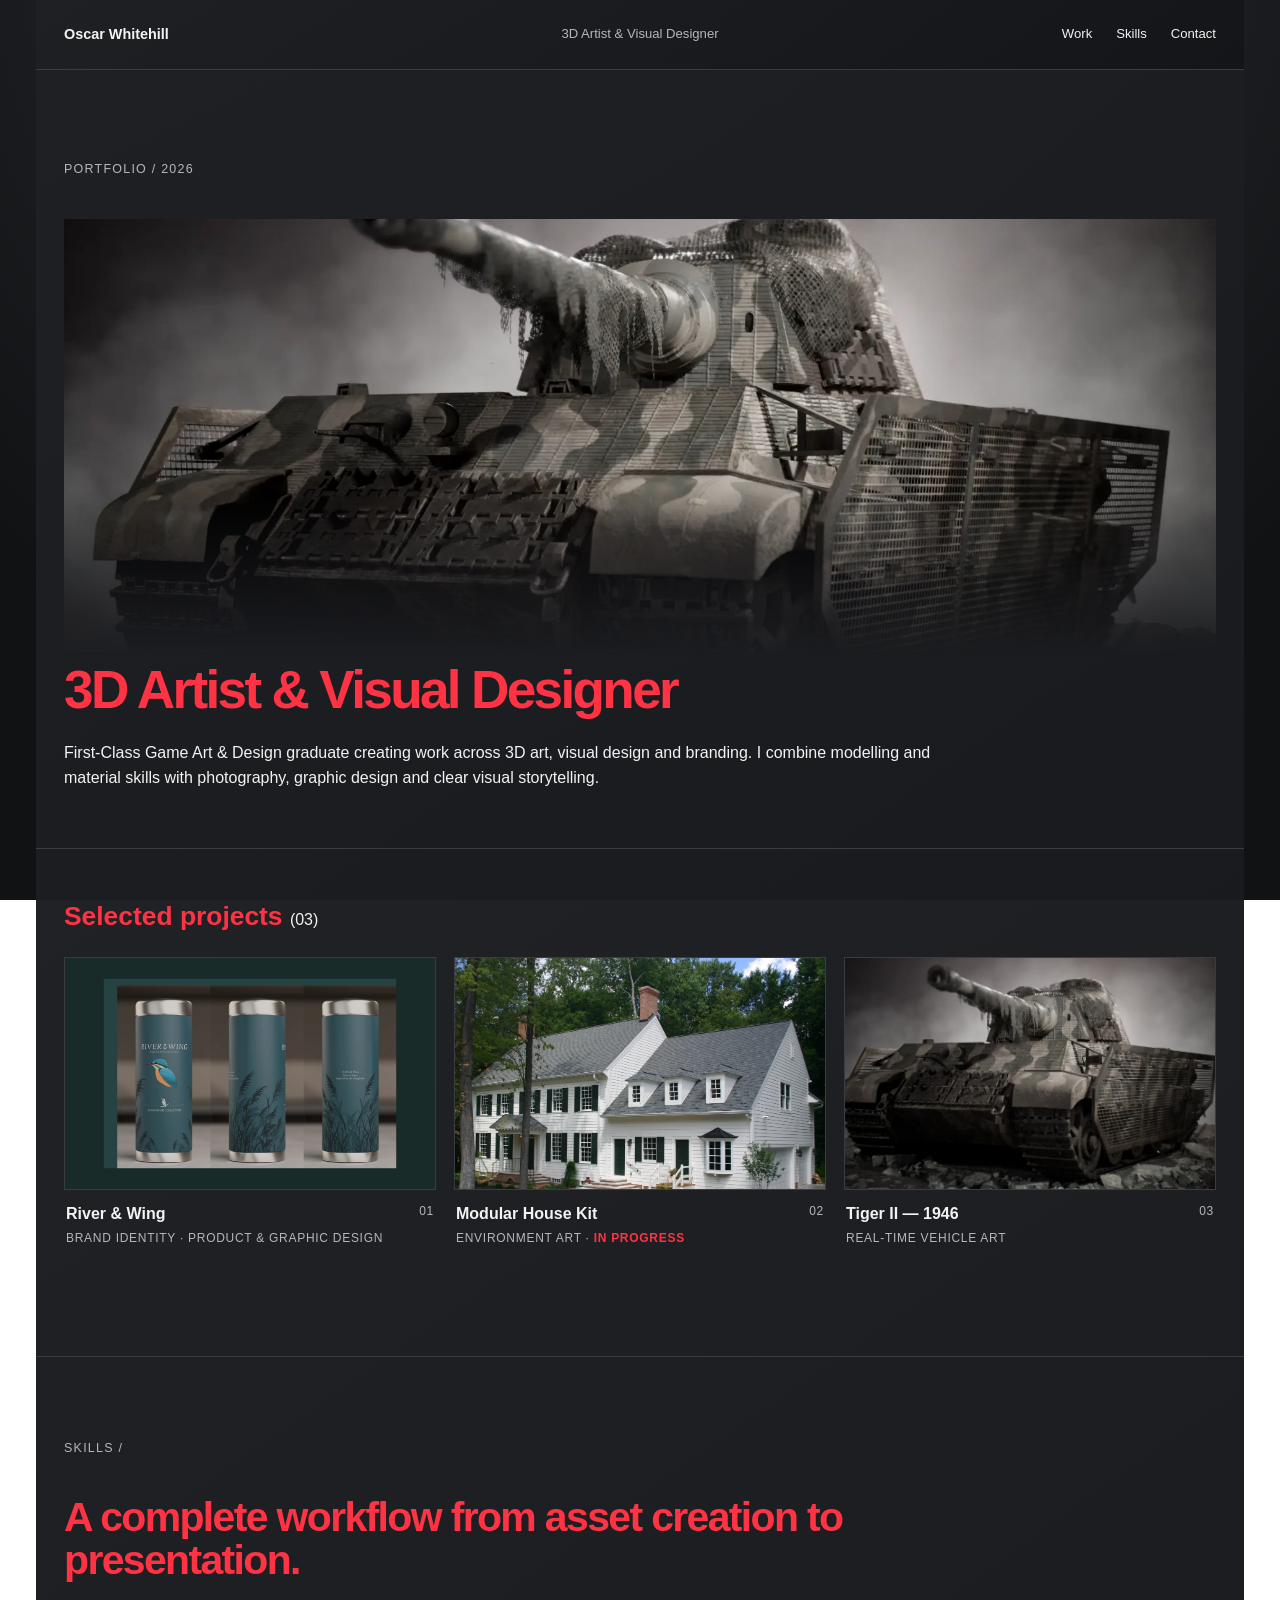
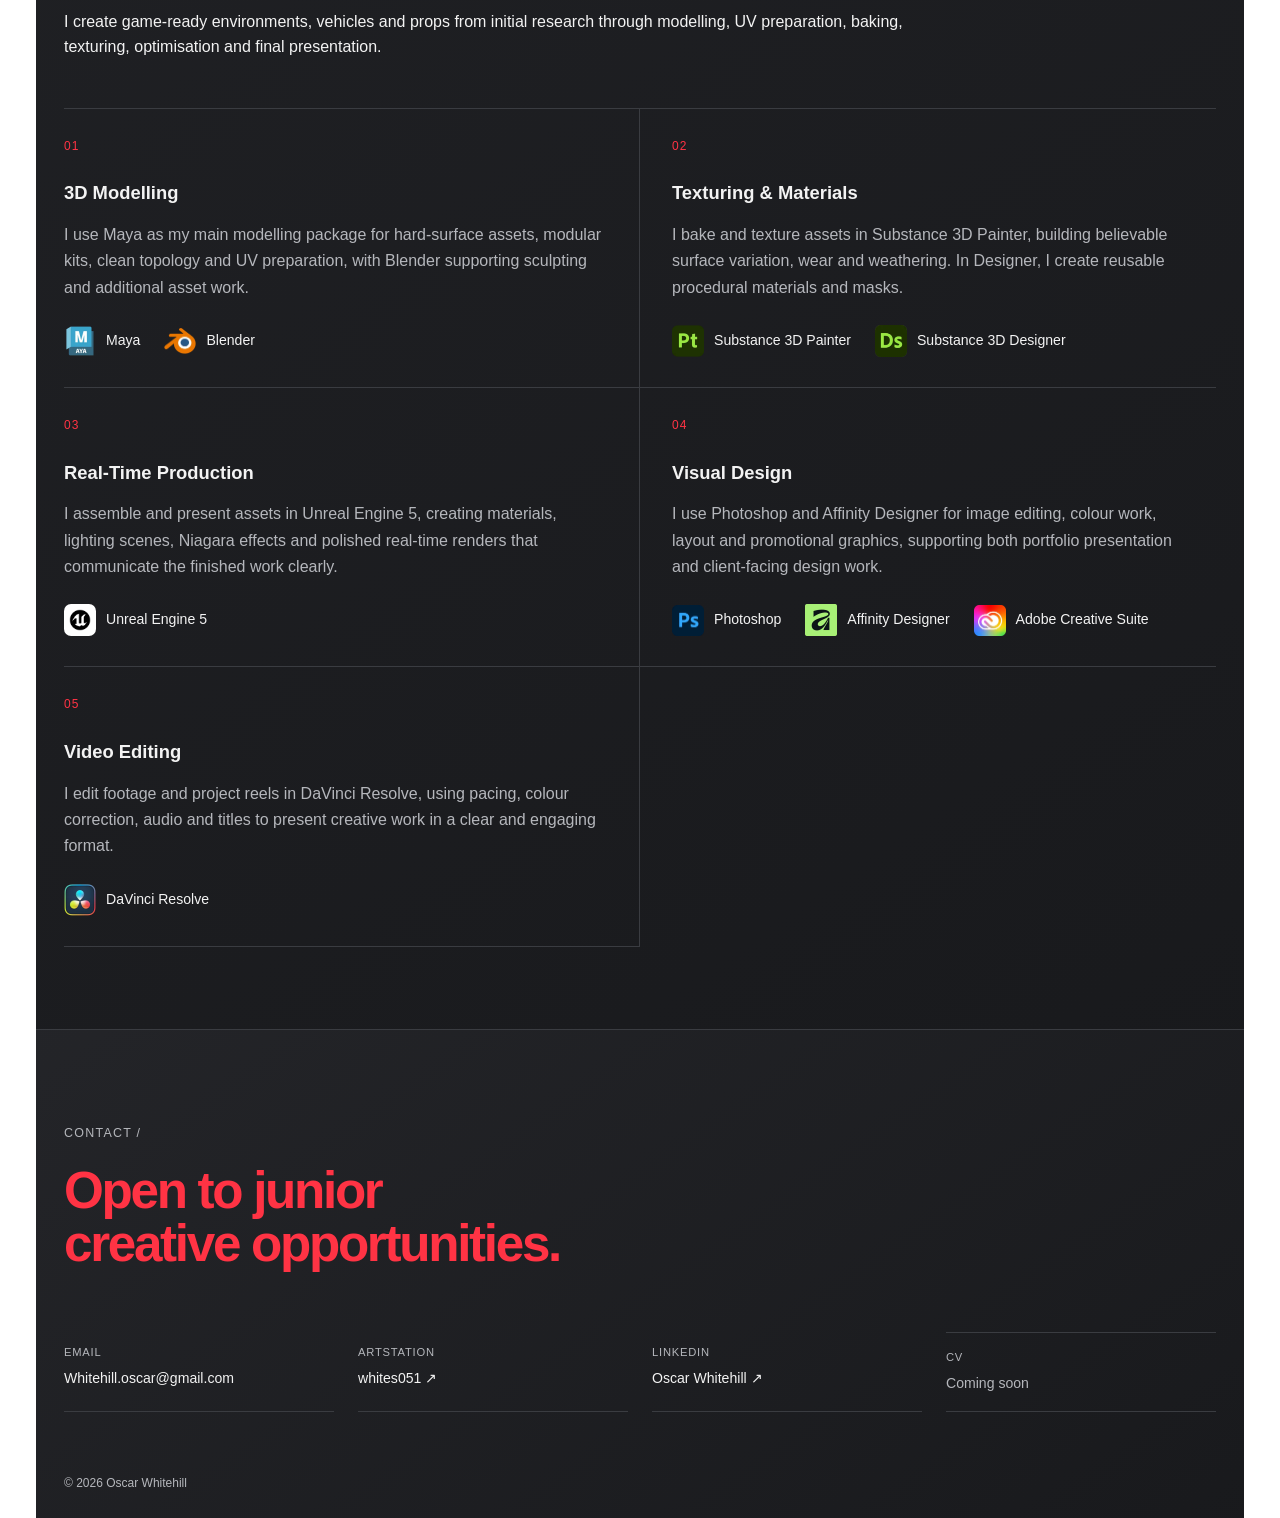
<file: index.html>
<!doctype html>
<html lang="en">
<head>
  <meta charset="utf-8">
  <meta name="viewport" content="width=device-width,initial-scale=1">
  <meta name="description" content="Portfolio of Oscar Whitehill, a 3D artist and visual designer creating wildlife-inspired branding, product visuals and real-time art.">
  <title>Oscar Whitehill — 3D Artist &amp; Visual Designer</title>
  <link rel="stylesheet" href="styles.css">
  <link rel="stylesheet" href="homepage-fixes.css">
  <link rel="stylesheet" href="layout-fixes.css">
  <link rel="stylesheet" href="software-grid.css">
</head>
<body>
  <header class="site-header">
    <a class="brand" href="index.html">Oscar Whitehill</a>
    <p class="header-role">3D Artist &amp; Visual Designer</p>
    <button class="menu-button" type="button" aria-expanded="false" aria-controls="main-nav">Menu</button>
    <nav id="main-nav" aria-label="Main navigation"><a href="#work">Work</a><a href="#skills">Skills</a><a href="#contact">Contact</a></nav>
  </header>

  <main>
    <section class="intro" aria-labelledby="intro-title">
      <p class="kicker">Portfolio / 2026</p>
      <div class="intro-art"><img src="assets/tiger-hero.webp" alt="Tiger II 1946 real-time vehicle artwork" fetchpriority="high"></div>
      <h1 id="intro-title">3D Artist &amp; Visual Designer</h1>
      <p class="intro-copy">First-Class Game Art &amp; Design graduate creating work across 3D art, visual design and branding. I combine modelling and material skills with photography, graphic design and clear visual storytelling.</p>
    </section>

    <section class="work-section" id="work" aria-labelledby="work-title">
      <div class="work-heading"><h2 id="work-title">Selected projects <span>(03)</span></h2></div>
      <div class="project-grid">
        <a class="project-card" href="projects/river-and-wing.html">
          <div class="project-thumb"><img src="assets/river-wing-home.webp" alt="River &amp; Wing Kingfisher Collection teal reusable flasks" loading="lazy"></div>
          <div class="project-meta"><div><h3>River &amp; Wing</h3><p>Brand Identity · Product &amp; Graphic Design</p></div><span>01</span></div>
        </a>
        <a class="project-card" href="projects/modular-house.html">
          <div class="project-thumb modular-reference-thumb"><img src="assets/modular-reference-main.webp" alt="American house used as architectural reference for the modular kit" loading="lazy"></div>
          <div class="project-meta"><div><h3>Modular House Kit</h3><p>Environment Art · <strong class="project-status">In progress</strong></p></div><span>02</span></div>
        </a>
        <a class="project-card" href="projects/tiger-ii.html">
          <div class="project-thumb"><img src="assets/tiger-hero.webp" alt="Tiger II 1946 vehicle artwork" loading="lazy"></div>
          <div class="project-meta"><div><h3>Tiger II — 1946</h3><p>Real-time Vehicle Art</p></div><span>03</span></div>
        </a>
      </div>
    </section>

    <section class="about-section skills-section" id="skills" aria-labelledby="skills-title">
      <p class="section-label">Skills /</p>
      <div class="skills-intro"><h2 id="skills-title">A complete workflow from asset creation to presentation.</h2><p>I create game-ready environments, vehicles and props from initial research through modelling, UV preparation, baking, texturing, optimisation and final presentation.</p></div>
      <div class="skill-groups">
        <article class="skill-group"><p class="skill-number">01</p><h3>3D Modelling</h3><p>I use Maya as my main modelling package for hard-surface assets, modular kits, clean topology and UV preparation, with Blender supporting sculpting and additional asset work.</p><div class="skill-tools"><a href="https://www.autodesk.com/products/maya/overview" target="_blank" rel="noopener"><span class="software-icon"><img src="assets/software/maya.webp" alt="Maya logo"></span><span>Maya</span></a><a href="https://www.blender.org/" target="_blank" rel="noopener"><span class="software-icon"><img src="assets/software/blender.webp" alt="Blender logo"></span><span>Blender</span></a></div></article>
        <article class="skill-group"><p class="skill-number">02</p><h3>Texturing &amp; Materials</h3><p>I bake and texture assets in Substance 3D Painter, building believable surface variation, wear and weathering. In Designer, I create reusable procedural materials and masks.</p><div class="skill-tools"><a href="https://www.adobe.com/products/substance3d/apps/painter.html" target="_blank" rel="noopener"><span class="software-icon"><img src="assets/software/substance-painter.webp" alt="Substance 3D Painter logo"></span><span>Substance 3D Painter</span></a><a href="https://www.adobe.com/products/substance3d/apps/designer.html" target="_blank" rel="noopener"><span class="software-icon"><img src="assets/software/substance-designer.webp" alt="Substance 3D Designer logo"></span><span>Substance 3D Designer</span></a></div></article>
        <article class="skill-group"><p class="skill-number">03</p><h3>Real-Time Production</h3><p>I assemble and present assets in Unreal Engine 5, creating materials, lighting scenes, Niagara effects and polished real-time renders that communicate the finished work clearly.</p><div class="skill-tools"><a href="https://www.unrealengine.com/" target="_blank" rel="noopener"><span class="software-icon software-icon--unreal"><img src="assets/software/unreal-engine.webp" alt="Unreal Engine logo"></span><span>Unreal Engine 5</span></a></div></article>
        <article class="skill-group"><p class="skill-number">04</p><h3>Visual Design</h3><p>I use Photoshop and Affinity Designer for image editing, colour work, layout and promotional graphics, supporting both portfolio presentation and client-facing design work.</p><div class="skill-tools"><a href="https://www.adobe.com/products/photoshop.html" target="_blank" rel="noopener"><span class="software-icon"><img src="assets/software/photoshop.webp" alt="Adobe Photoshop logo"></span><span>Photoshop</span></a><a href="https://affinity.serif.com/designer/" target="_blank" rel="noopener"><span class="software-icon"><img src="assets/software/affinity-designer.webp" alt="Affinity Designer logo"></span><span>Affinity Designer</span></a><a href="https://www.adobe.com/creativecloud.html" target="_blank" rel="noopener"><span class="software-icon"><img src="assets/software/adobe-creative-cloud.webp" alt="Adobe Creative Cloud logo"></span><span>Adobe Creative Suite</span></a></div></article>
        <article class="skill-group"><p class="skill-number">05</p><h3>Video Editing</h3><p>I edit footage and project reels in DaVinci Resolve, using pacing, colour correction, audio and titles to present creative work in a clear and engaging format.</p><div class="skill-tools"><a href="https://www.blackmagicdesign.com/products/davinciresolve" target="_blank" rel="noopener"><span class="software-icon"><img src="assets/software/davinci-resolve.webp" alt="DaVinci Resolve logo"></span><span>DaVinci Resolve</span></a></div></article>
      </div>
    </section>
  </main>

  <footer id="contact"><div><p class="section-label">Contact /</p><h2>Open to junior<br>creative opportunities.</h2></div><div class="footer-links"><a href="mailto:Whitehill.oscar@gmail.com"><span>Email</span><strong>Whitehill.oscar@gmail.com</strong></a><a href="https://www.artstation.com/whites051" target="_blank" rel="noopener"><span>ArtStation</span><strong>whites051 ↗</strong></a><a href="https://www.linkedin.com/in/oscar-whitehill-14b392265" target="_blank" rel="noopener"><span>LinkedIn</span><strong>Oscar Whitehill ↗</strong></a><span class="footer-link-pending"><span>CV</span><strong>Coming soon</strong></span></div><p class="copyright">© <span id="year">2026</span> Oscar Whitehill</p></footer>
  <script src="script.js"></script>
</body>
</html>
</file>
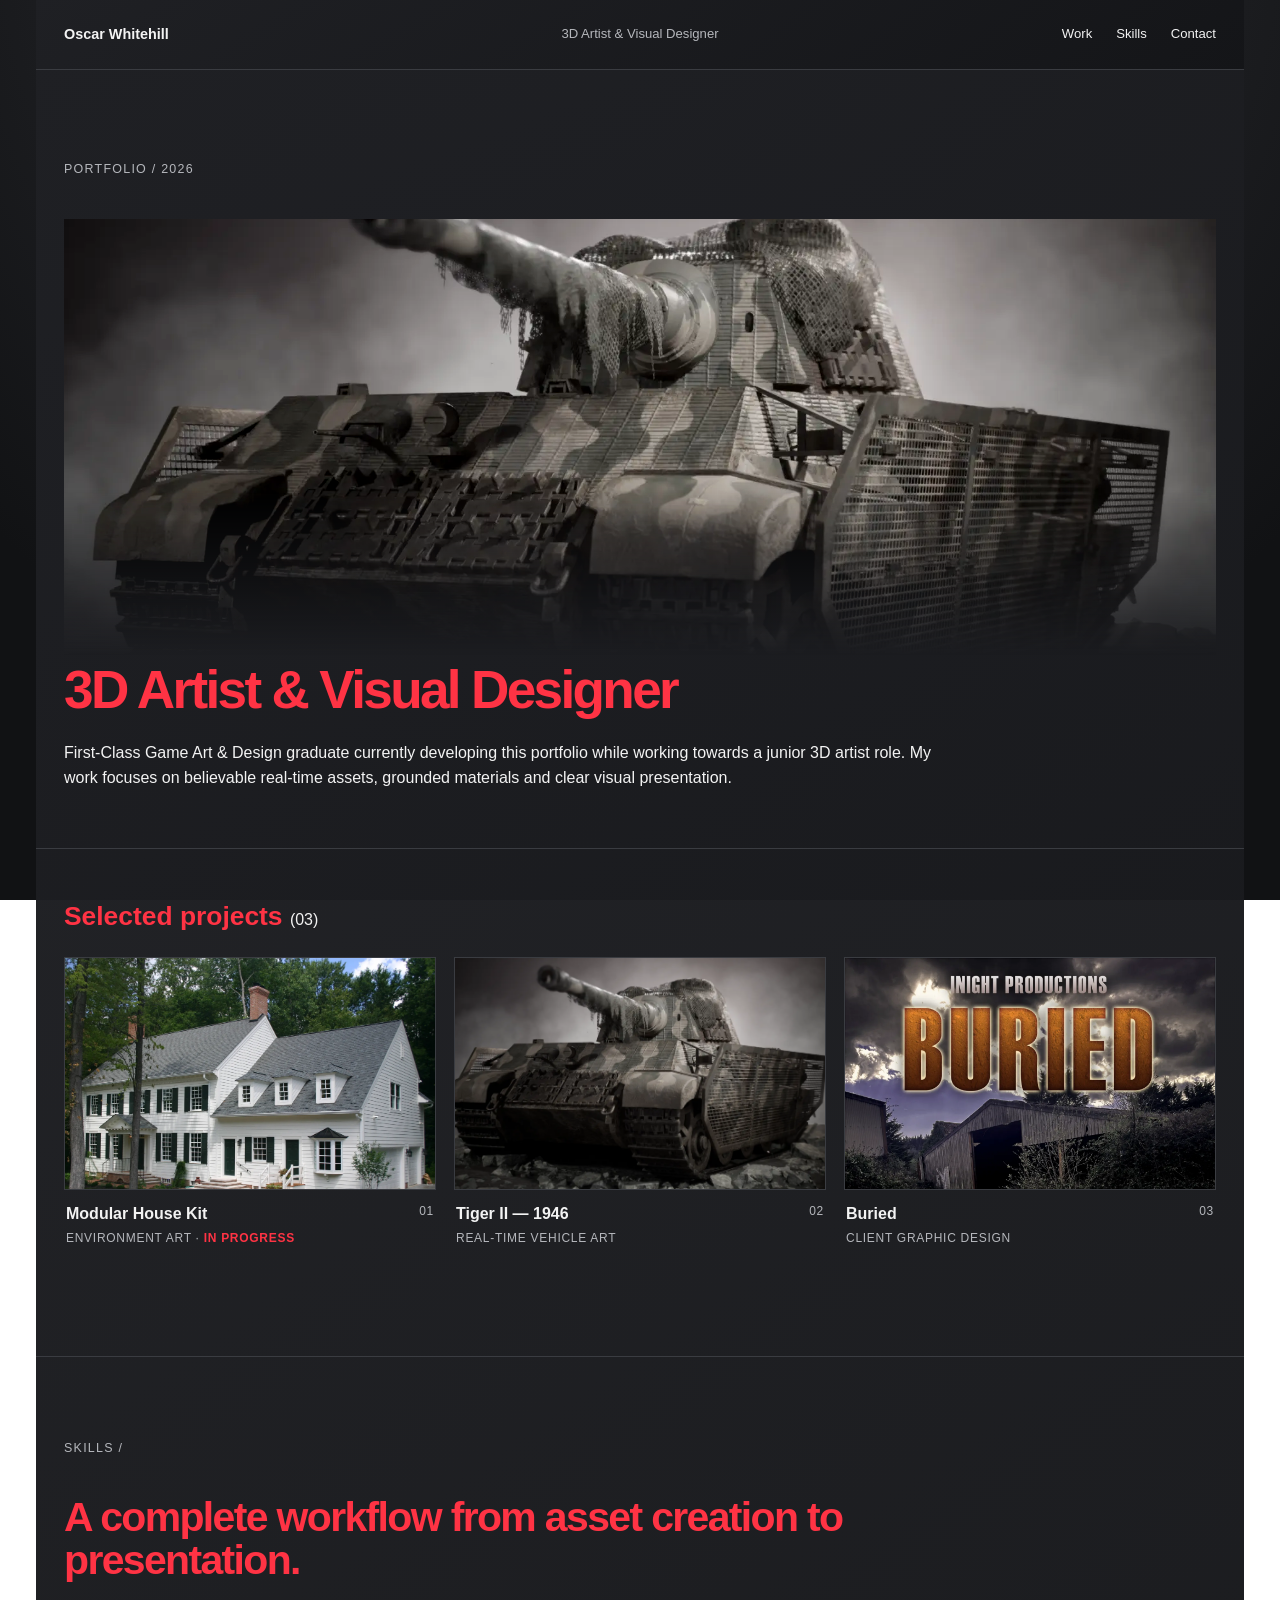
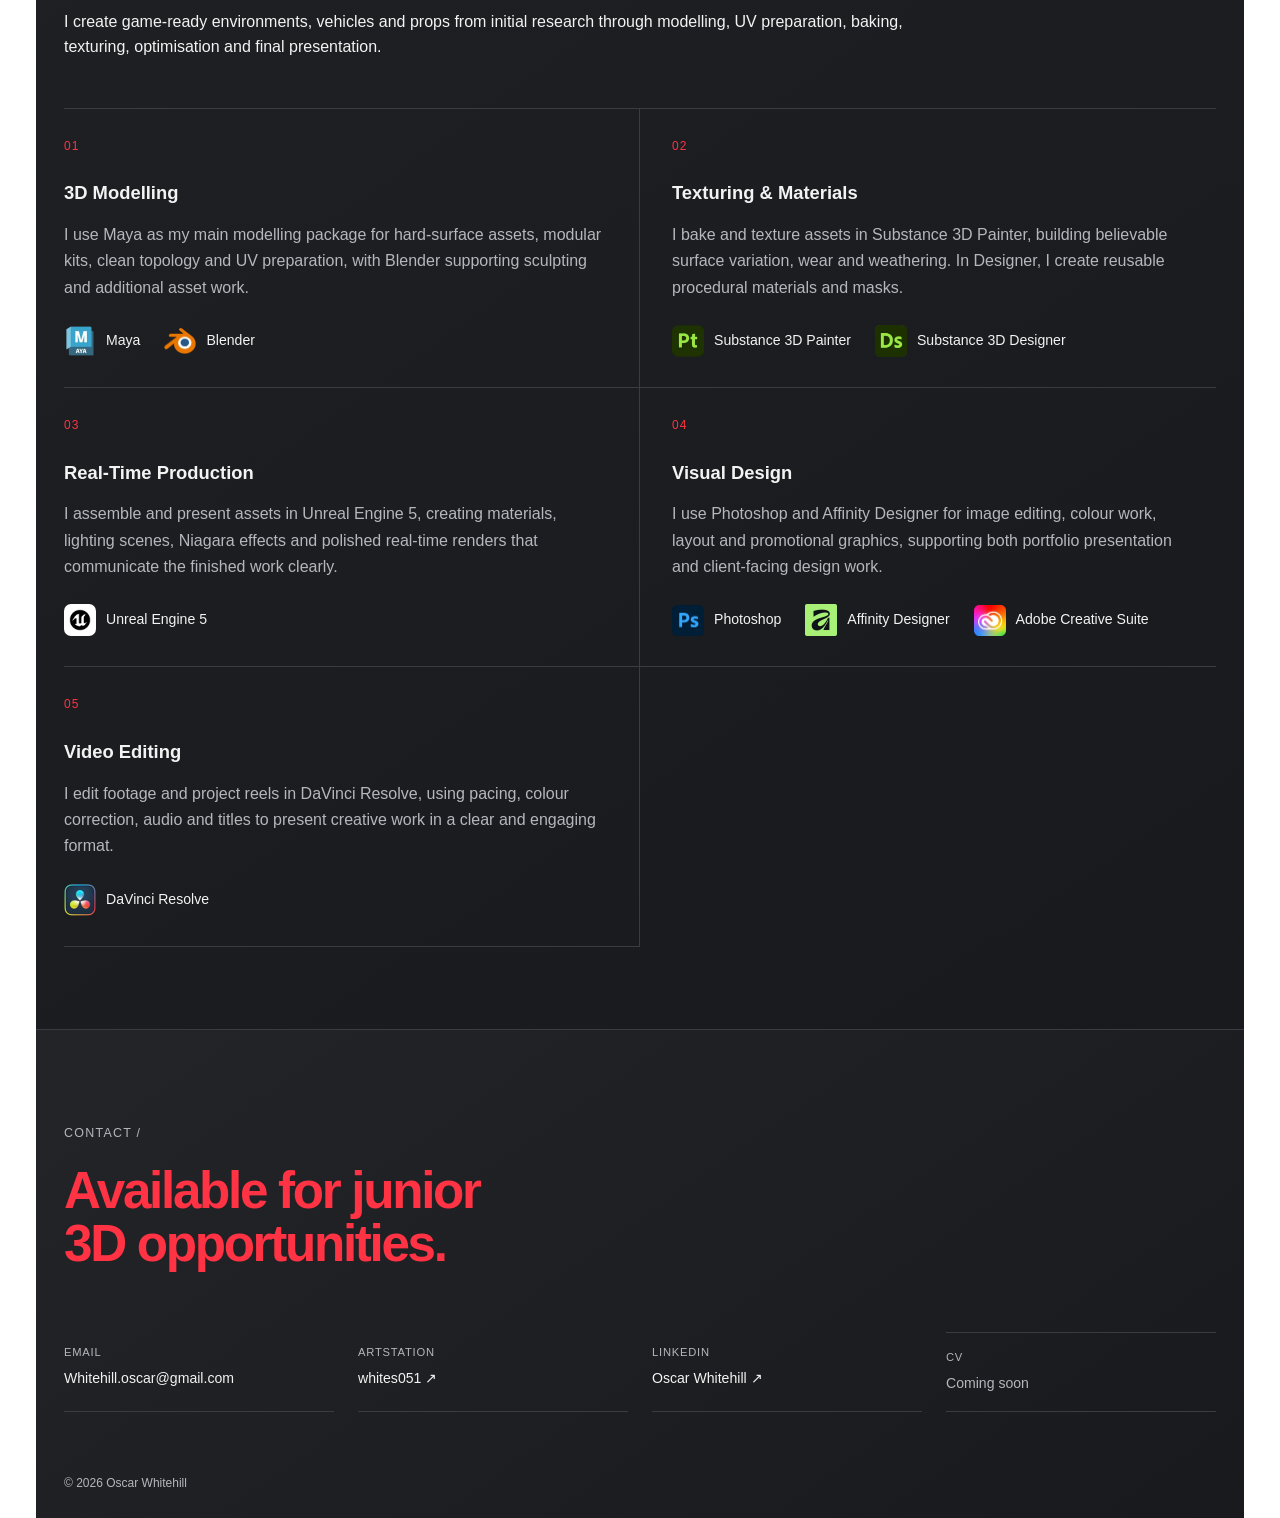
<file: Oscar-Whitehill-Portfolio-Current-GitHub/index.html>
<!doctype html>
<html lang="en">
<head>
  <meta charset="utf-8">
  <meta name="viewport" content="width=device-width,initial-scale=1">
  <meta name="description" content="Portfolio of Oscar Whitehill, a 3D environment and hard-surface artist working in Maya, Substance and Unreal Engine.">
  <title>Oscar Whitehill — 3D Artist &amp; Visual Designer</title>
  <link rel="stylesheet" href="styles.css">
  <link rel="stylesheet" href="homepage-fixes.css">
  <link rel="stylesheet" href="layout-fixes.css">
  <link rel="stylesheet" href="software-grid.css">
</head>
<body>
  <header class="site-header">
    <a class="brand" href="index.html">Oscar Whitehill</a>
    <p class="header-role">3D Artist &amp; Visual Designer</p>
    <button class="menu-button" type="button" aria-expanded="false" aria-controls="main-nav">Menu</button>
    <nav id="main-nav" aria-label="Main navigation"><a href="#work">Work</a><a href="#skills">Skills</a><a href="#contact">Contact</a></nav>
  </header>

  <main>
    <section class="intro" aria-labelledby="intro-title">
      <p class="kicker">Portfolio / 2026</p>
      <div class="intro-art"><img src="assets/tiger-hero.webp" alt="Tiger II 1946 real-time vehicle artwork" fetchpriority="high"></div>
      <h1 id="intro-title">3D Artist &amp; Visual Designer</h1>
      <p class="intro-copy">First-Class Game Art &amp; Design graduate currently developing this portfolio while working towards a junior 3D artist role. My work focuses on believable real-time assets, grounded materials and clear visual presentation.</p>
    </section>

    <section class="work-section" id="work" aria-labelledby="work-title">
      <div class="work-heading"><h2 id="work-title">Selected projects <span>(03)</span></h2></div>
      <div class="project-grid">
        <a class="project-card" href="projects/modular-house.html">
          <div class="project-thumb modular-reference-thumb"><img src="assets/modular-reference-main.webp" alt="American house used as architectural reference for the modular kit"></div>
          <div class="project-meta"><div><h3>Modular House Kit</h3><p>Environment Art · <strong class="project-status">In progress</strong></p></div><span>01</span></div>
        </a>
        <a class="project-card" href="projects/tiger-ii.html">
          <div class="project-thumb"><img src="assets/tiger-hero.webp" alt="Tiger II 1946 vehicle artwork"></div>
          <div class="project-meta"><div><h3>Tiger II — 1946</h3><p>Real-time Vehicle Art</p></div><span>02</span></div>
        </a>
        <a class="project-card" href="projects/buried.html">
          <div class="project-thumb poster-thumb"><img src="assets/buried-poster.webp" alt="Buried crew-call poster"></div>
          <div class="project-meta"><div><h3>Buried</h3><p>Client Graphic Design</p></div><span>03</span></div>
        </a>
      </div>
    </section>

    <section class="about-section skills-section" id="skills" aria-labelledby="skills-title">
      <p class="section-label">Skills /</p>
      <div class="skills-intro"><h2 id="skills-title">A complete workflow from asset creation to presentation.</h2><p>I create game-ready environments, vehicles and props from initial research through modelling, UV preparation, baking, texturing, optimisation and final presentation.</p></div>
      <div class="skill-groups">
        <article class="skill-group"><p class="skill-number">01</p><h3>3D Modelling</h3><p>I use Maya as my main modelling package for hard-surface assets, modular kits, clean topology and UV preparation, with Blender supporting sculpting and additional asset work.</p><div class="skill-tools"><a href="https://www.autodesk.com/products/maya/overview" target="_blank" rel="noopener"><span class="software-icon"><img src="assets/software/maya.webp" alt="Maya logo"></span><span>Maya</span></a><a href="https://www.blender.org/" target="_blank" rel="noopener"><span class="software-icon"><img src="assets/software/blender.webp" alt="Blender logo"></span><span>Blender</span></a></div></article>
        <article class="skill-group"><p class="skill-number">02</p><h3>Texturing &amp; Materials</h3><p>I bake and texture assets in Substance 3D Painter, building believable surface variation, wear and weathering. In Designer, I create reusable procedural materials and masks.</p><div class="skill-tools"><a href="https://www.adobe.com/products/substance3d/apps/painter.html" target="_blank" rel="noopener"><span class="software-icon"><img src="assets/software/substance-painter.webp" alt="Substance 3D Painter logo"></span><span>Substance 3D Painter</span></a><a href="https://www.adobe.com/products/substance3d/apps/designer.html" target="_blank" rel="noopener"><span class="software-icon"><img src="assets/software/substance-designer.webp" alt="Substance 3D Designer logo"></span><span>Substance 3D Designer</span></a></div></article>
        <article class="skill-group"><p class="skill-number">03</p><h3>Real-Time Production</h3><p>I assemble and present assets in Unreal Engine 5, creating materials, lighting scenes, Niagara effects and polished real-time renders that communicate the finished work clearly.</p><div class="skill-tools"><a href="https://www.unrealengine.com/" target="_blank" rel="noopener"><span class="software-icon software-icon--unreal"><img src="assets/software/unreal-engine.webp" alt="Unreal Engine logo"></span><span>Unreal Engine 5</span></a></div></article>
        <article class="skill-group"><p class="skill-number">04</p><h3>Visual Design</h3><p>I use Photoshop and Affinity Designer for image editing, colour work, layout and promotional graphics, supporting both portfolio presentation and client-facing design work.</p><div class="skill-tools"><a href="https://www.adobe.com/products/photoshop.html" target="_blank" rel="noopener"><span class="software-icon"><img src="assets/software/photoshop.webp" alt="Adobe Photoshop logo"></span><span>Photoshop</span></a><a href="https://affinity.serif.com/designer/" target="_blank" rel="noopener"><span class="software-icon"><img src="assets/software/affinity-designer.webp" alt="Affinity Designer logo"></span><span>Affinity Designer</span></a><a href="https://www.adobe.com/creativecloud.html" target="_blank" rel="noopener"><span class="software-icon"><img src="assets/software/adobe-creative-cloud.webp" alt="Adobe Creative Cloud logo"></span><span>Adobe Creative Suite</span></a></div></article>
        <article class="skill-group"><p class="skill-number">05</p><h3>Video Editing</h3><p>I edit footage and project reels in DaVinci Resolve, using pacing, colour correction, audio and titles to present creative work in a clear and engaging format.</p><div class="skill-tools"><a href="https://www.blackmagicdesign.com/products/davinciresolve" target="_blank" rel="noopener"><span class="software-icon"><img src="assets/software/davinci-resolve.webp" alt="DaVinci Resolve logo"></span><span>DaVinci Resolve</span></a></div></article>
      </div>
    </section>
  </main>

  <footer id="contact"><div><p class="section-label">Contact /</p><h2>Available for junior<br>3D opportunities.</h2></div><div class="footer-links"><a href="mailto:Whitehill.oscar@gmail.com"><span>Email</span><strong>Whitehill.oscar@gmail.com</strong></a><a href="https://www.artstation.com/whites051" target="_blank" rel="noopener"><span>ArtStation</span><strong>whites051 ↗</strong></a><a href="https://www.linkedin.com/in/oscar-whitehill-14b392265" target="_blank" rel="noopener"><span>LinkedIn</span><strong>Oscar Whitehill ↗</strong></a><span class="footer-link-pending"><span>CV</span><strong>Coming soon</strong></span></div><p class="copyright">© <span id="year">2026</span> Oscar Whitehill</p></footer>
  <script src="script.js"></script>
</body>
</html>
</file>
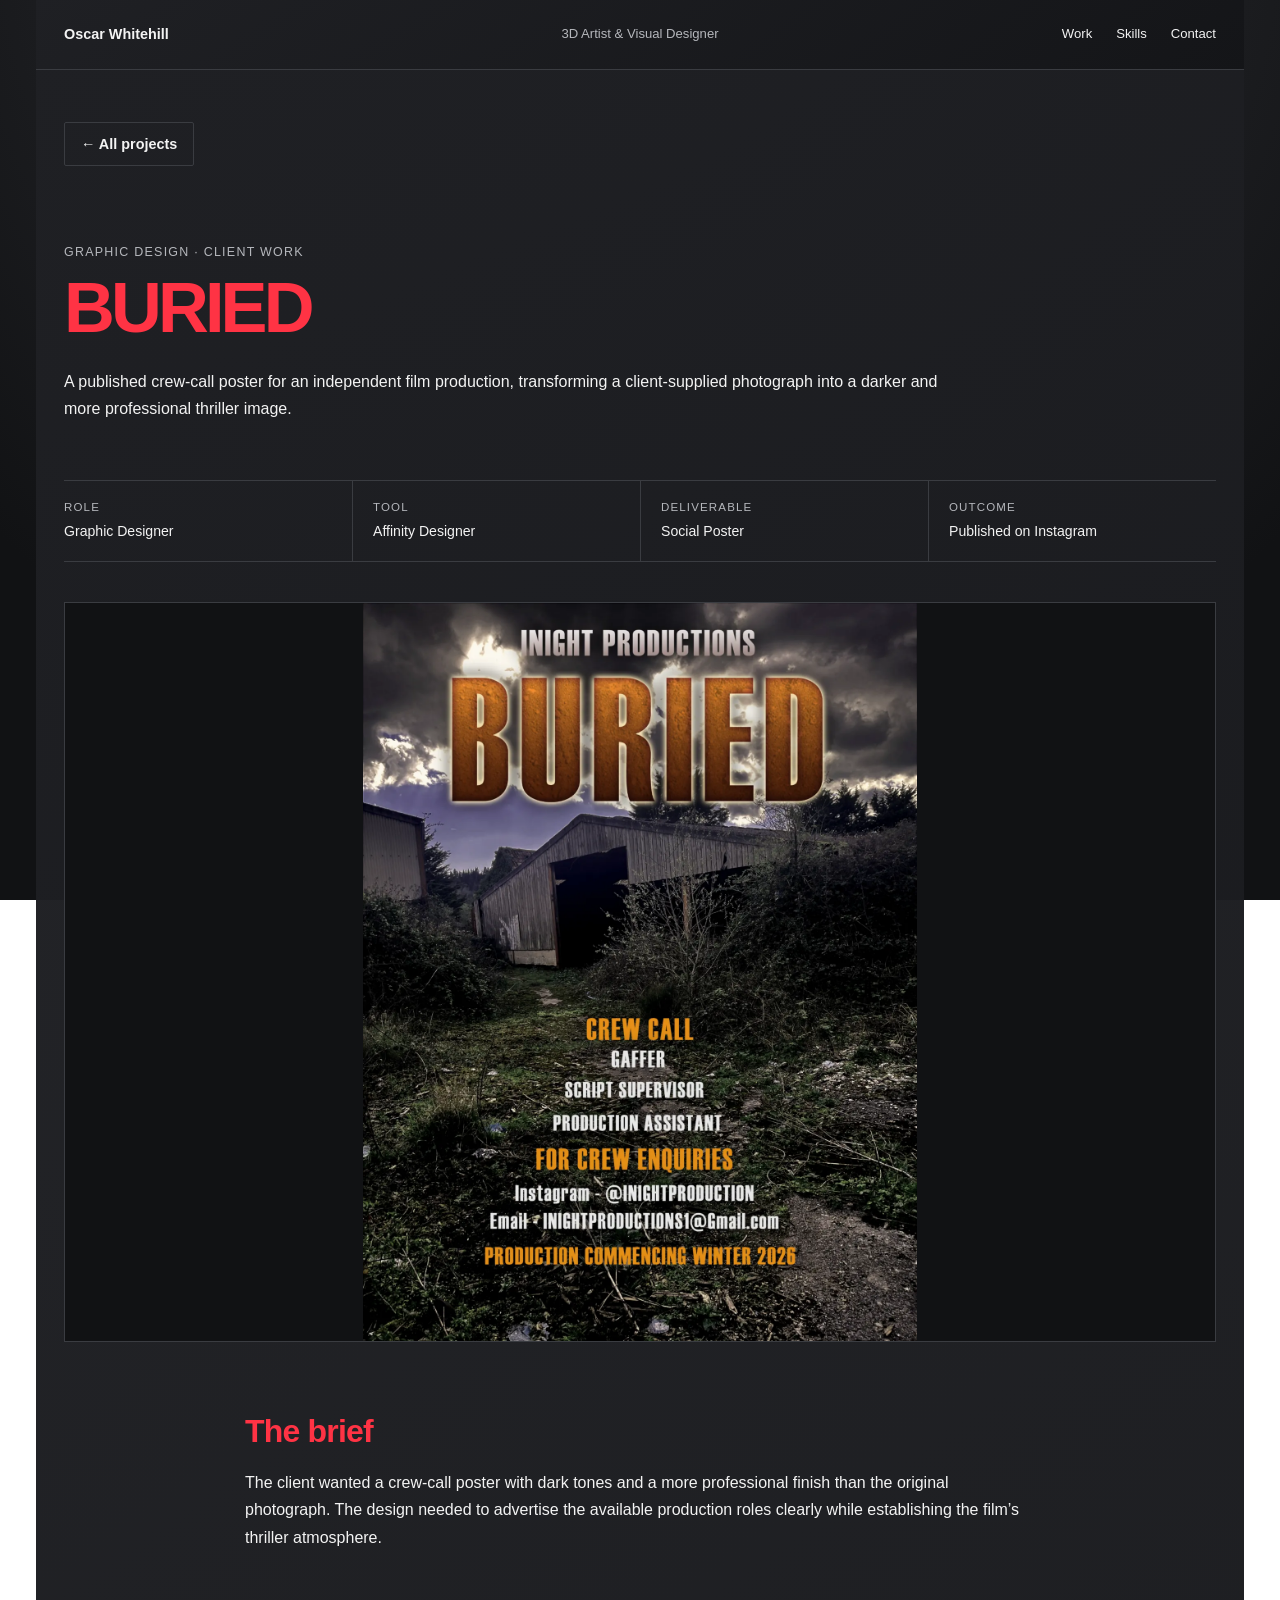
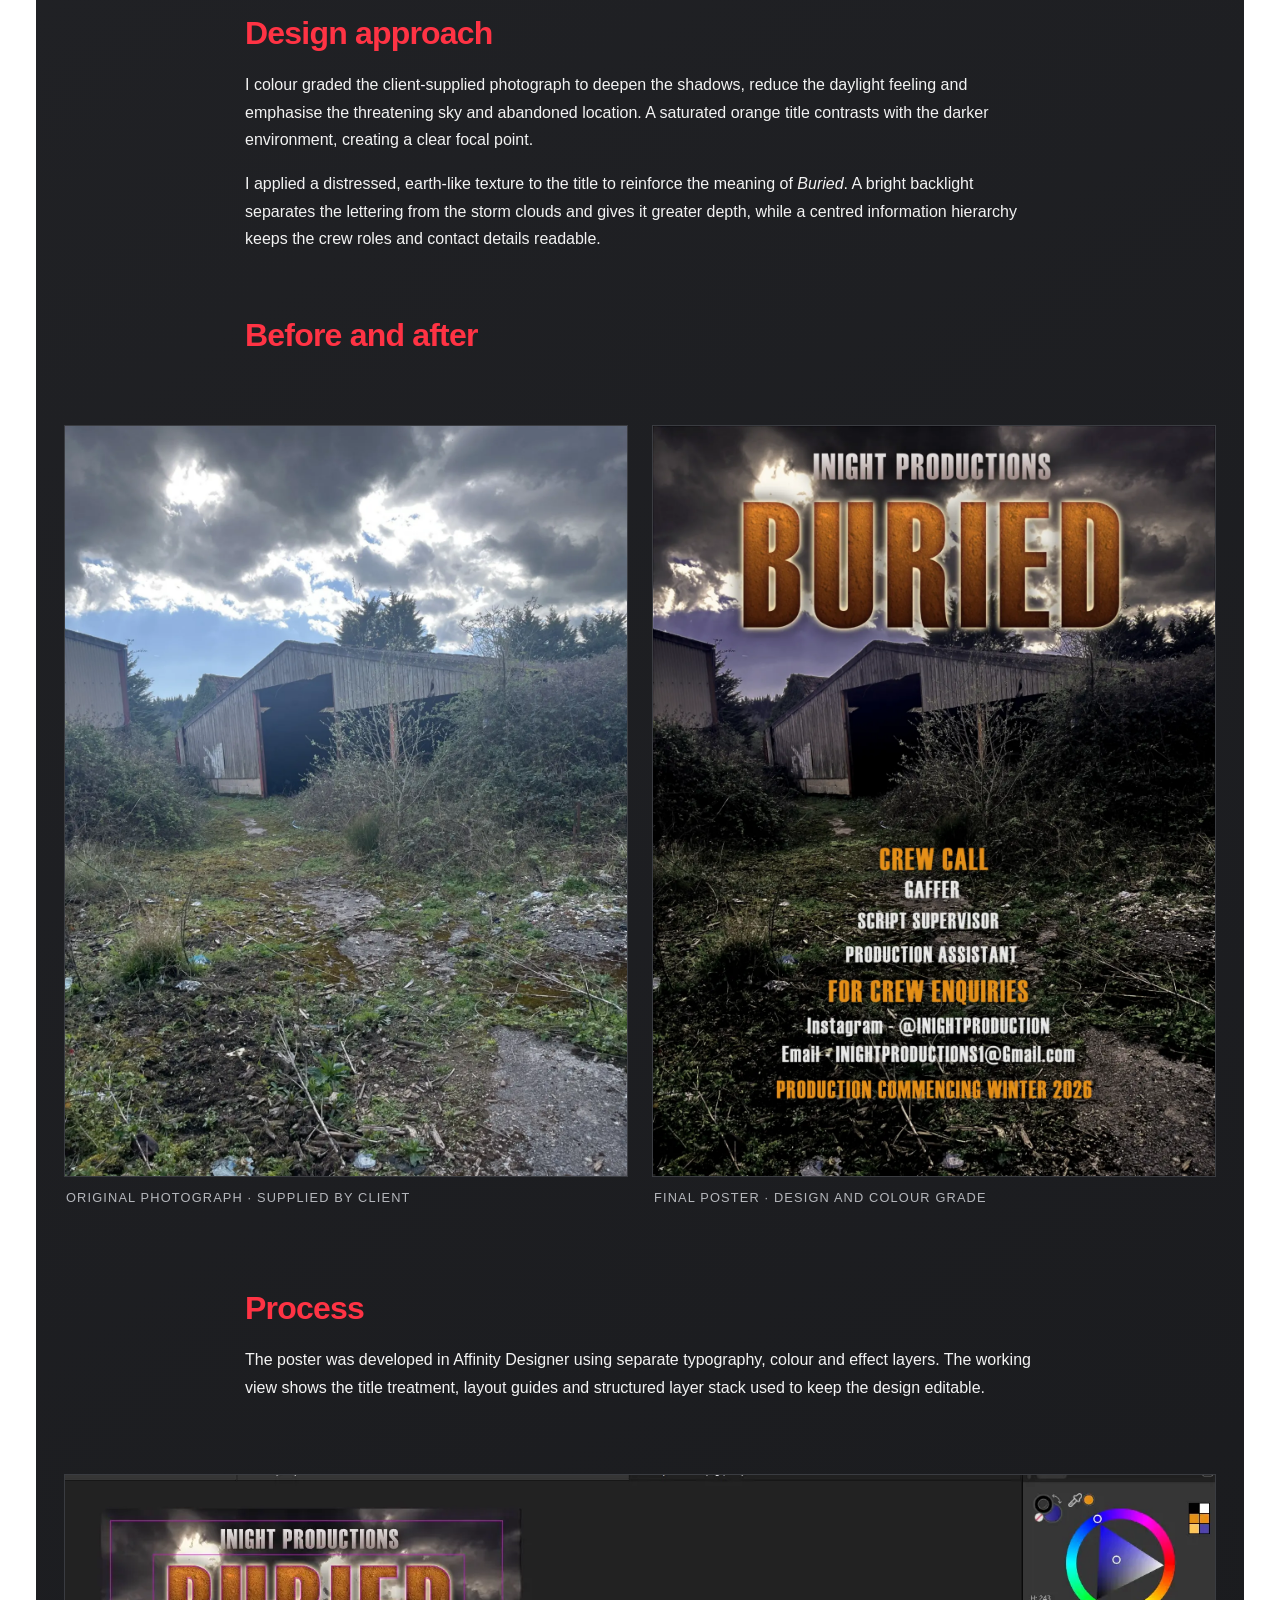
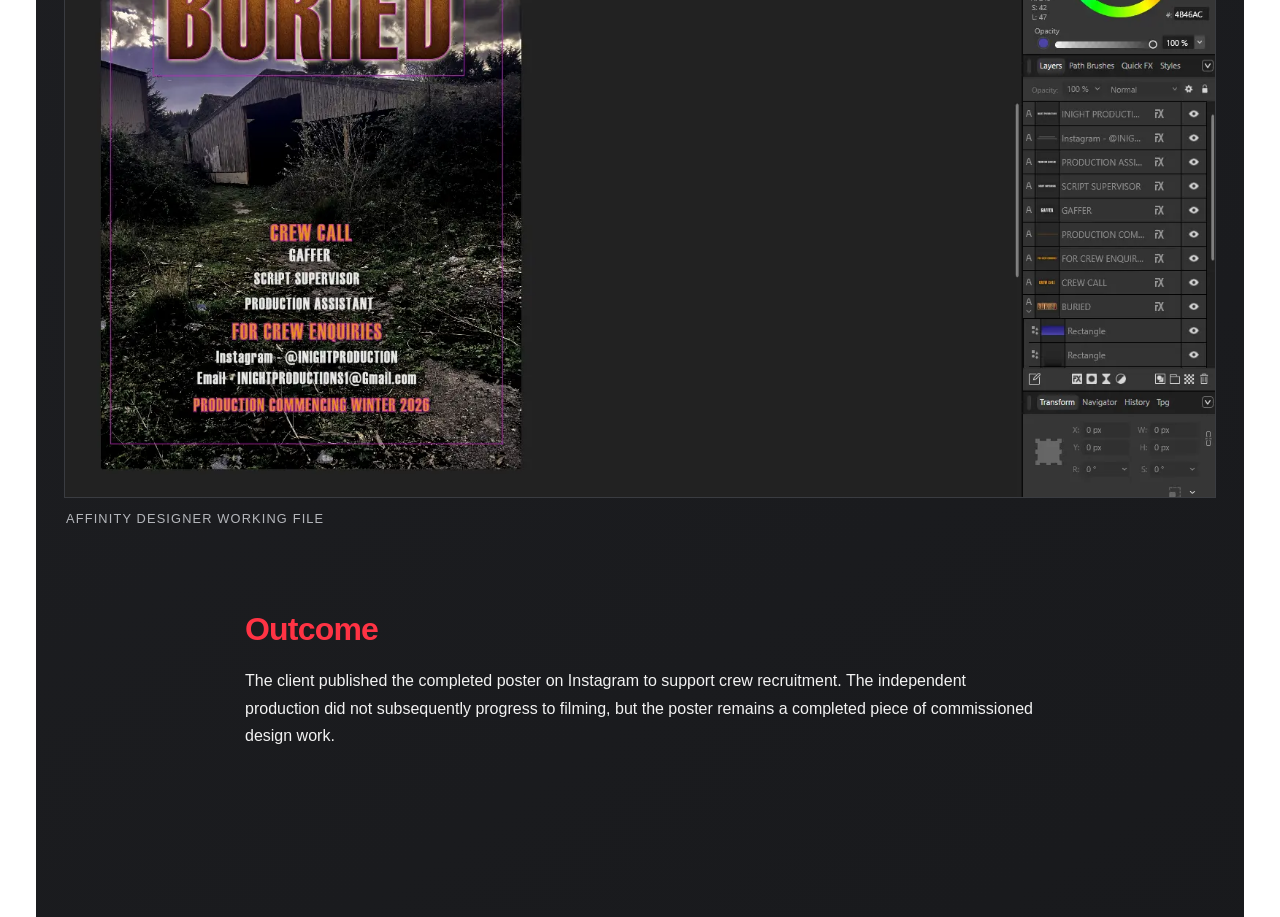
<file: projects/buried.html>
<!doctype html>
<html lang="en"><head><meta charset="utf-8"><meta name="viewport" content="width=device-width,initial-scale=1"><meta name="description" content="Buried crew-call poster designed in Affinity Designer by Oscar Whitehill."><title>Buried — Oscar Whitehill</title><link rel="stylesheet" href="../styles.css"><link rel="stylesheet" href="../project-case-study.css"><link rel="stylesheet" href="../layout-fixes.css"></head>
<body class="project-page"><header class="site-header"><a class="brand" href="../index.html">Oscar Whitehill</a><p class="header-role">3D Artist &amp; Visual Designer</p><button class="menu-button" type="button" aria-expanded="false" aria-controls="main-nav">Menu</button><nav id="main-nav" aria-label="Main navigation"><a href="../index.html#work">Work</a><a href="../index.html#skills">Skills</a><a href="../index.html#contact">Contact</a></nav></header><main>
<a class="back-link" href="../index.html#work">← All projects</a>
<section class="project-intro"><div><p class="eyebrow">Graphic Design · Client Work</p><h1>Buried</h1></div><p class="project-summary">A published crew-call poster for an independent film production, transforming a client-supplied photograph into a darker and more professional thriller image.</p></section>
<dl class="meta-grid"><div><dt>Role</dt><dd>Graphic Designer</dd></div><div><dt>Tool</dt><dd>Affinity Designer</dd></div><div><dt>Deliverable</dt><dd>Social Poster</dd></div><div><dt>Outcome</dt><dd>Published on Instagram</dd></div></dl>
<div class="project-hero"><img src="../assets/buried-poster.webp" alt="Final Buried film crew-call poster"></div>
<section class="project-body"><h2>The brief</h2><p>The client wanted a crew-call poster with dark tones and a more professional finish than the original photograph. The design needed to advertise the available production roles clearly while establishing the film’s thriller atmosphere.</p><h2>Design approach</h2><p>I colour graded the client-supplied photograph to deepen the shadows, reduce the daylight feeling and emphasise the threatening sky and abandoned location. A saturated orange title contrasts with the darker environment, creating a clear focal point.</p><p>I applied a distressed, earth-like texture to the title to reinforce the meaning of <em>Buried</em>. A bright backlight separates the lettering from the storm clouds and gives it greater depth, while a centred information hierarchy keeps the crew roles and contact details readable.</p><h2>Before and after</h2></section>
<section class="comparison"><figure><img src="../assets/buried-original.webp" alt="Original photograph supplied by the client"><figcaption>Original photograph · supplied by client</figcaption></figure><figure><img src="../assets/buried-poster.webp" alt="Completed Buried crew-call poster"><figcaption>Final poster · design and colour grade</figcaption></figure></section>
<section class="project-body process-copy"><h2>Process</h2><p>The poster was developed in Affinity Designer using separate typography, colour and effect layers. The working view shows the title treatment, layout guides and structured layer stack used to keep the design editable.</p></section>
<figure class="process-image"><img src="../assets/buried-process.webp" alt="Buried poster open in Affinity Designer showing guides and layers"><figcaption>Affinity Designer working file</figcaption></figure>
<section class="project-body"><h2>Outcome</h2><p>The client published the completed poster on Instagram to support crew recruitment. The independent production did not subsequently progress to filming, but the poster remains a completed piece of commissioned design work.</p></section>
</main><script src="../script.js"></script></body></html>
</file>
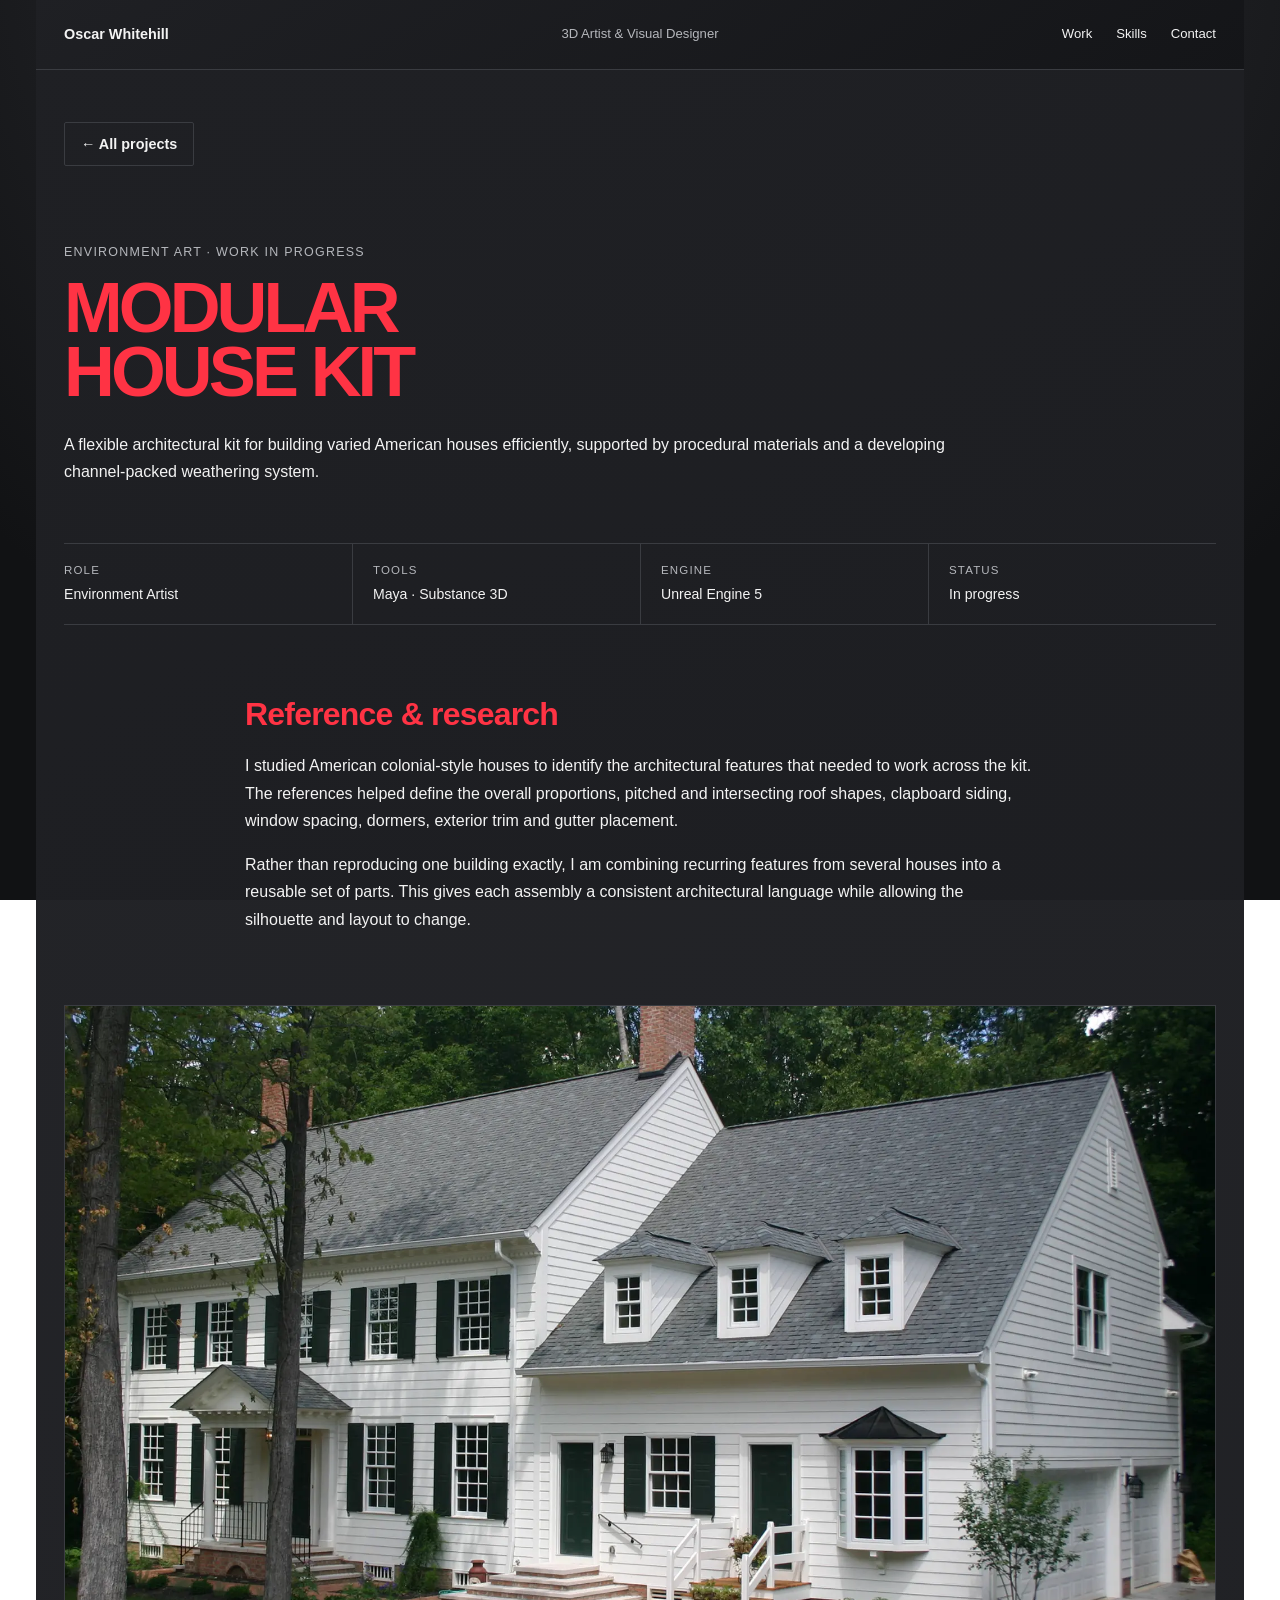
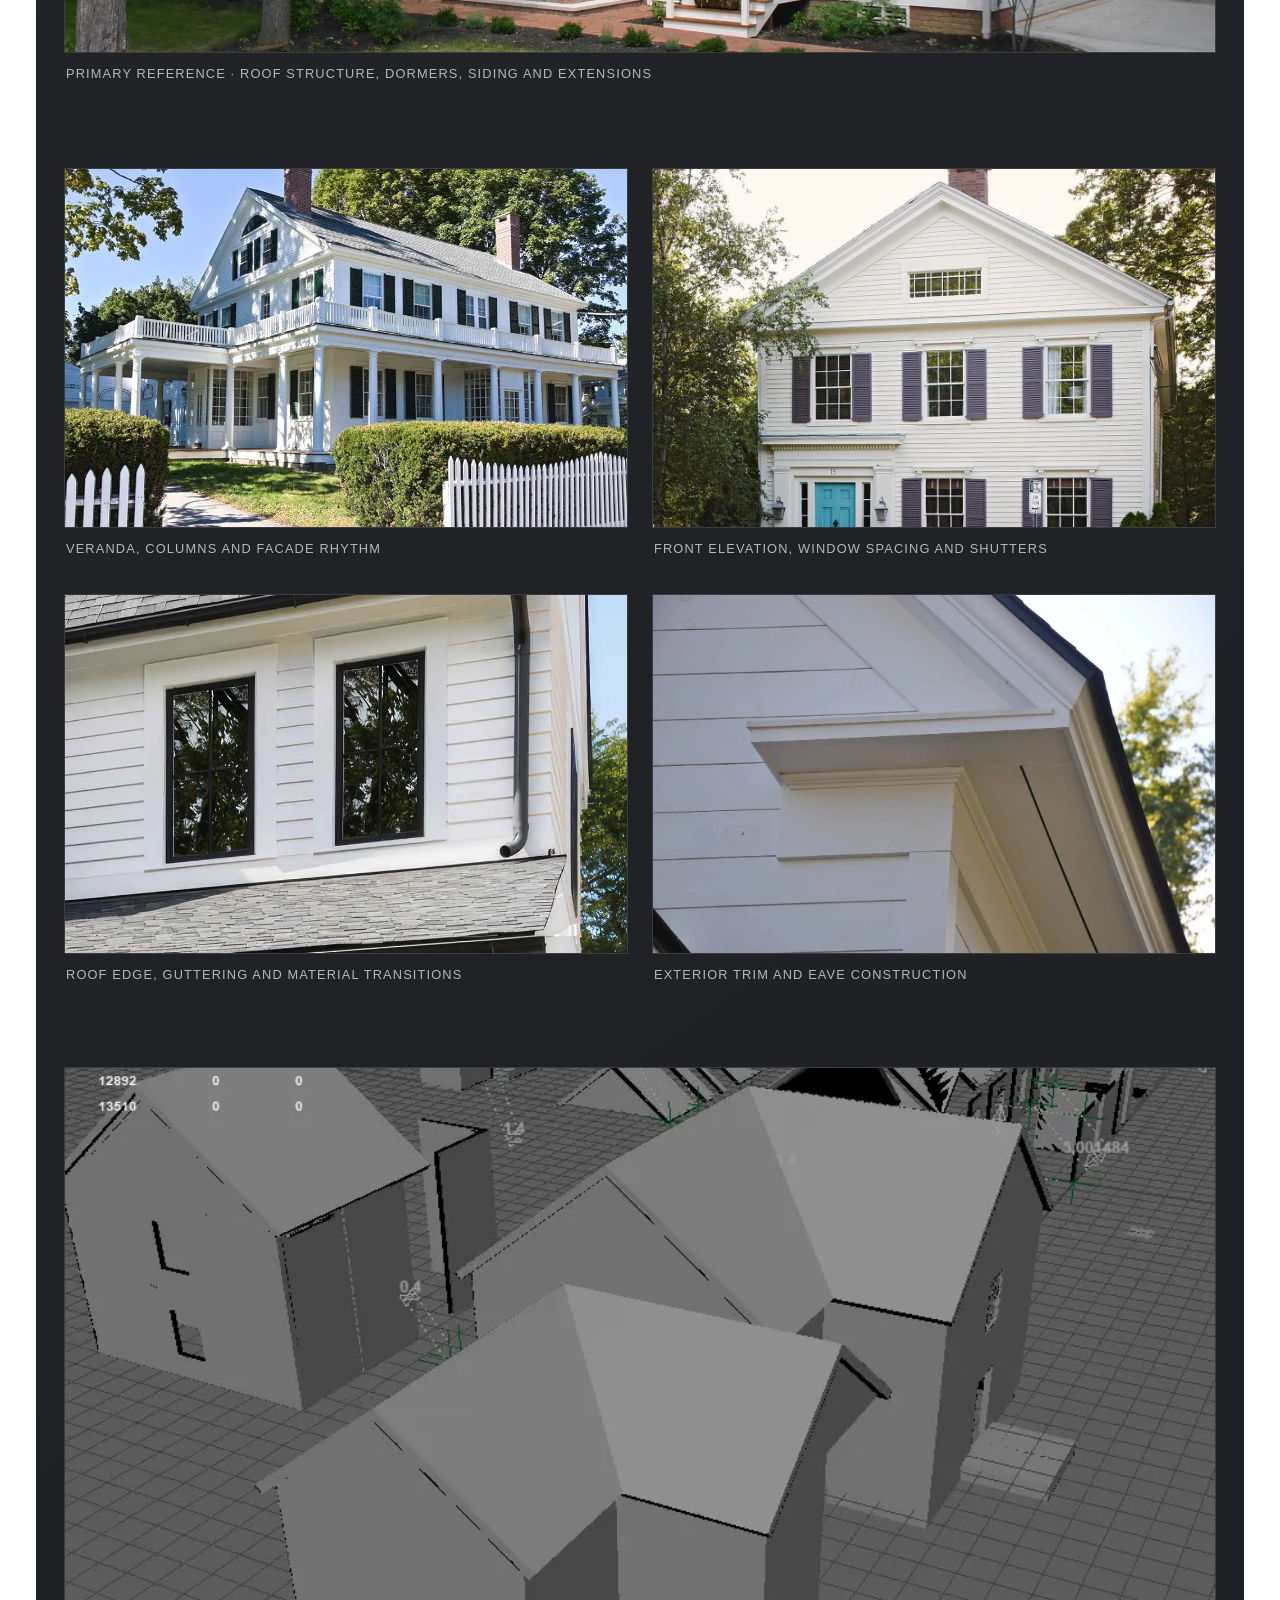
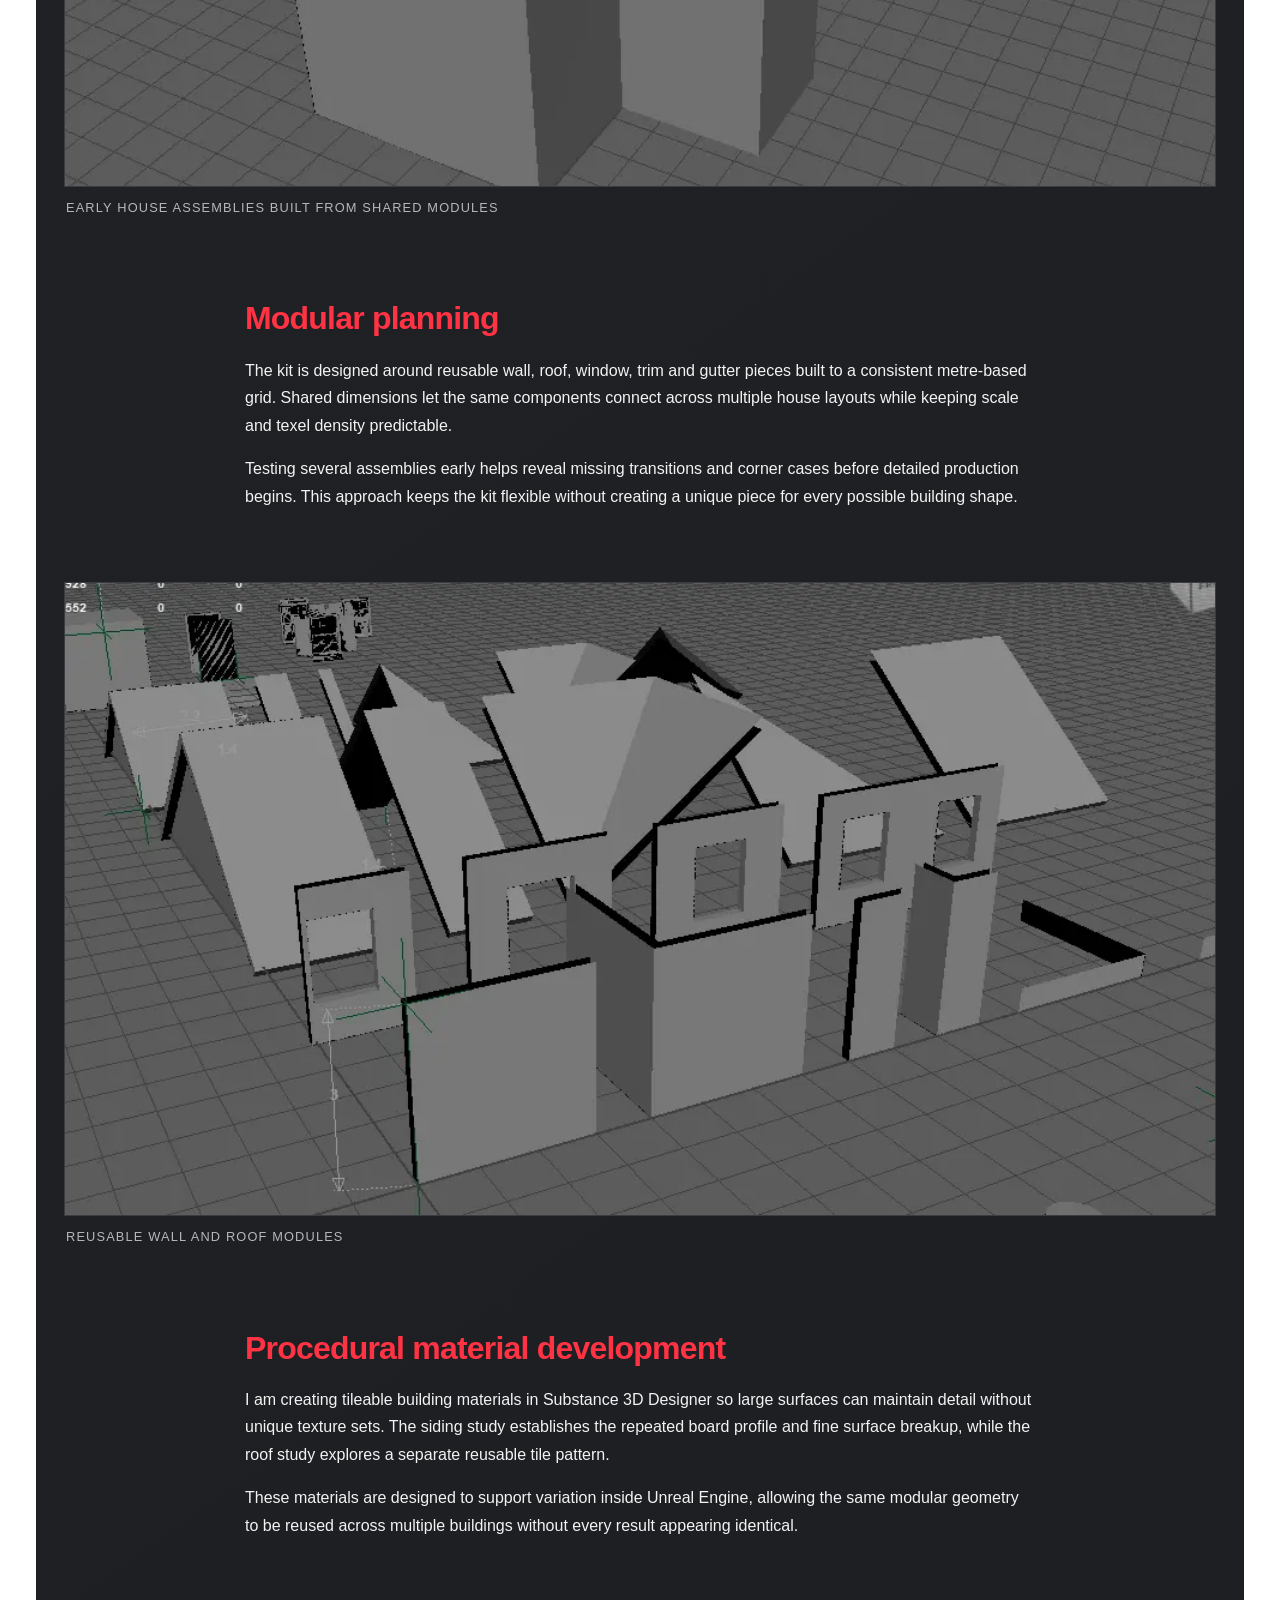
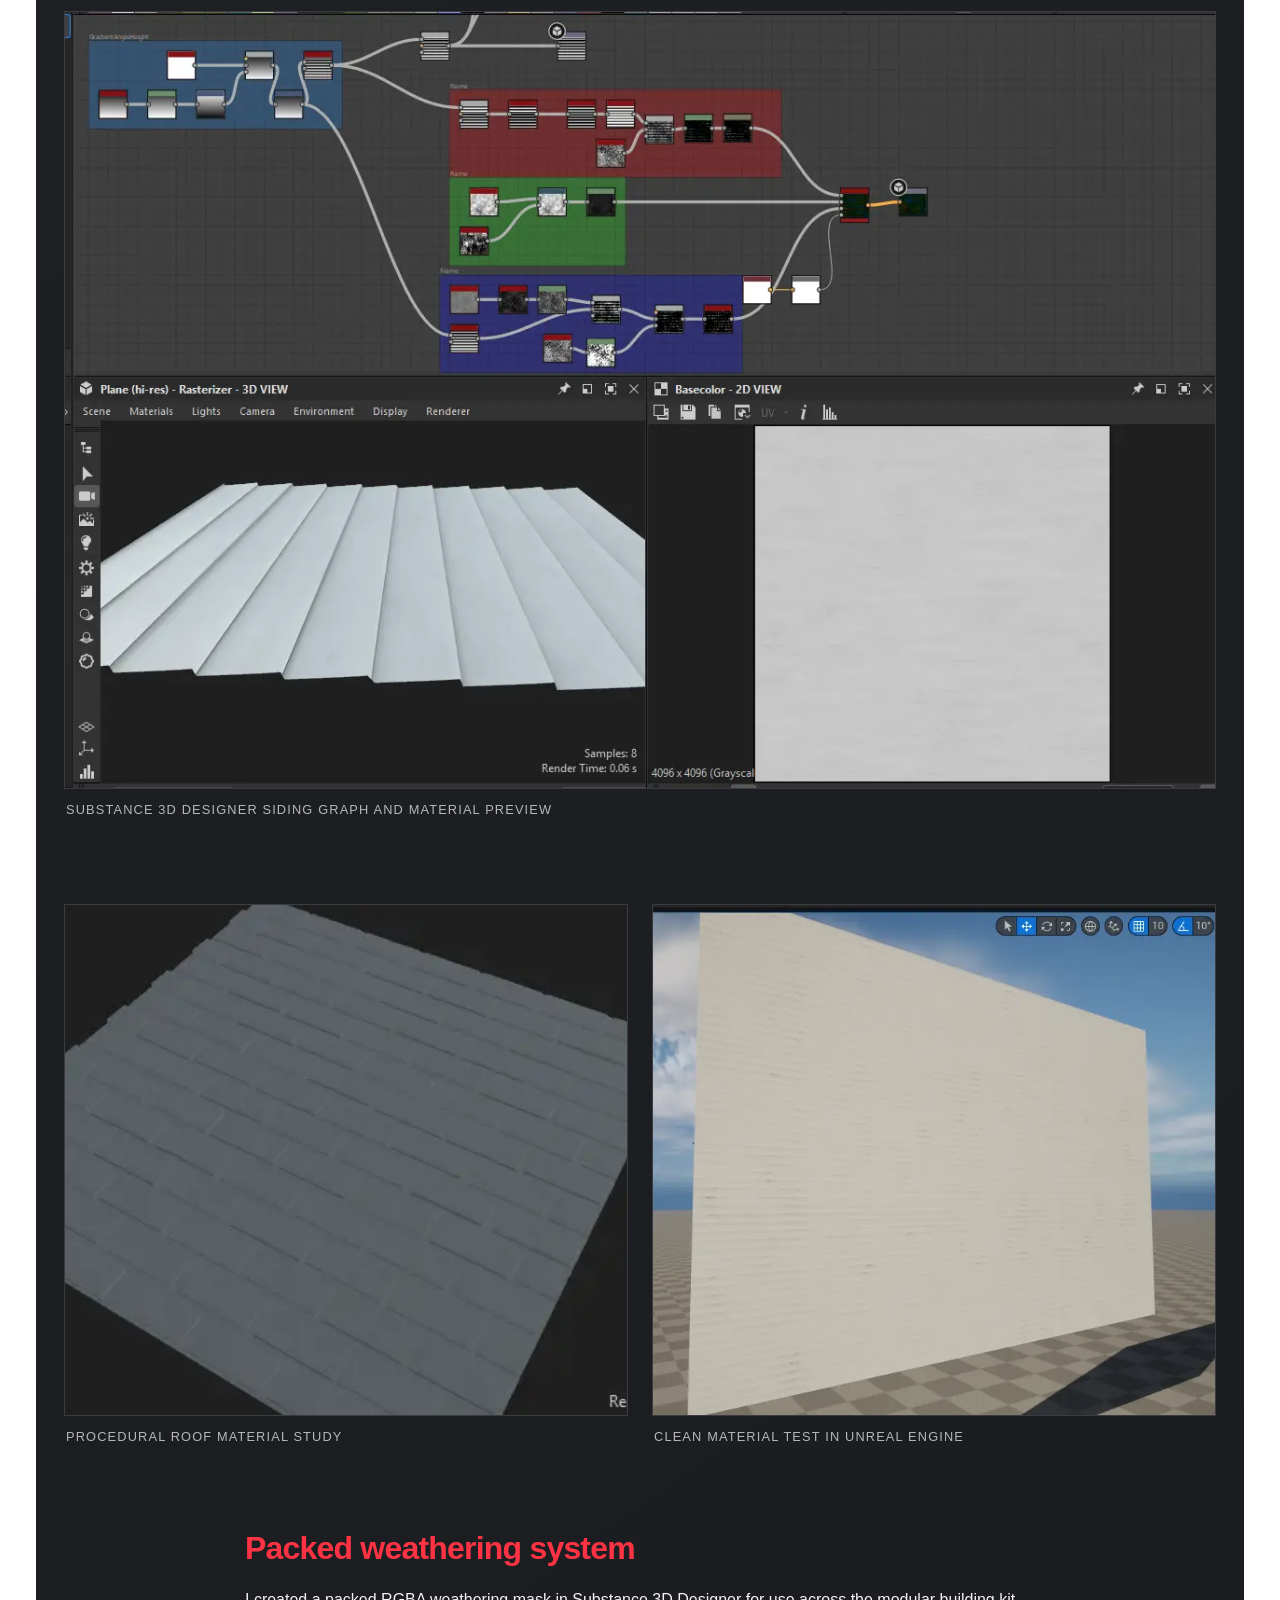
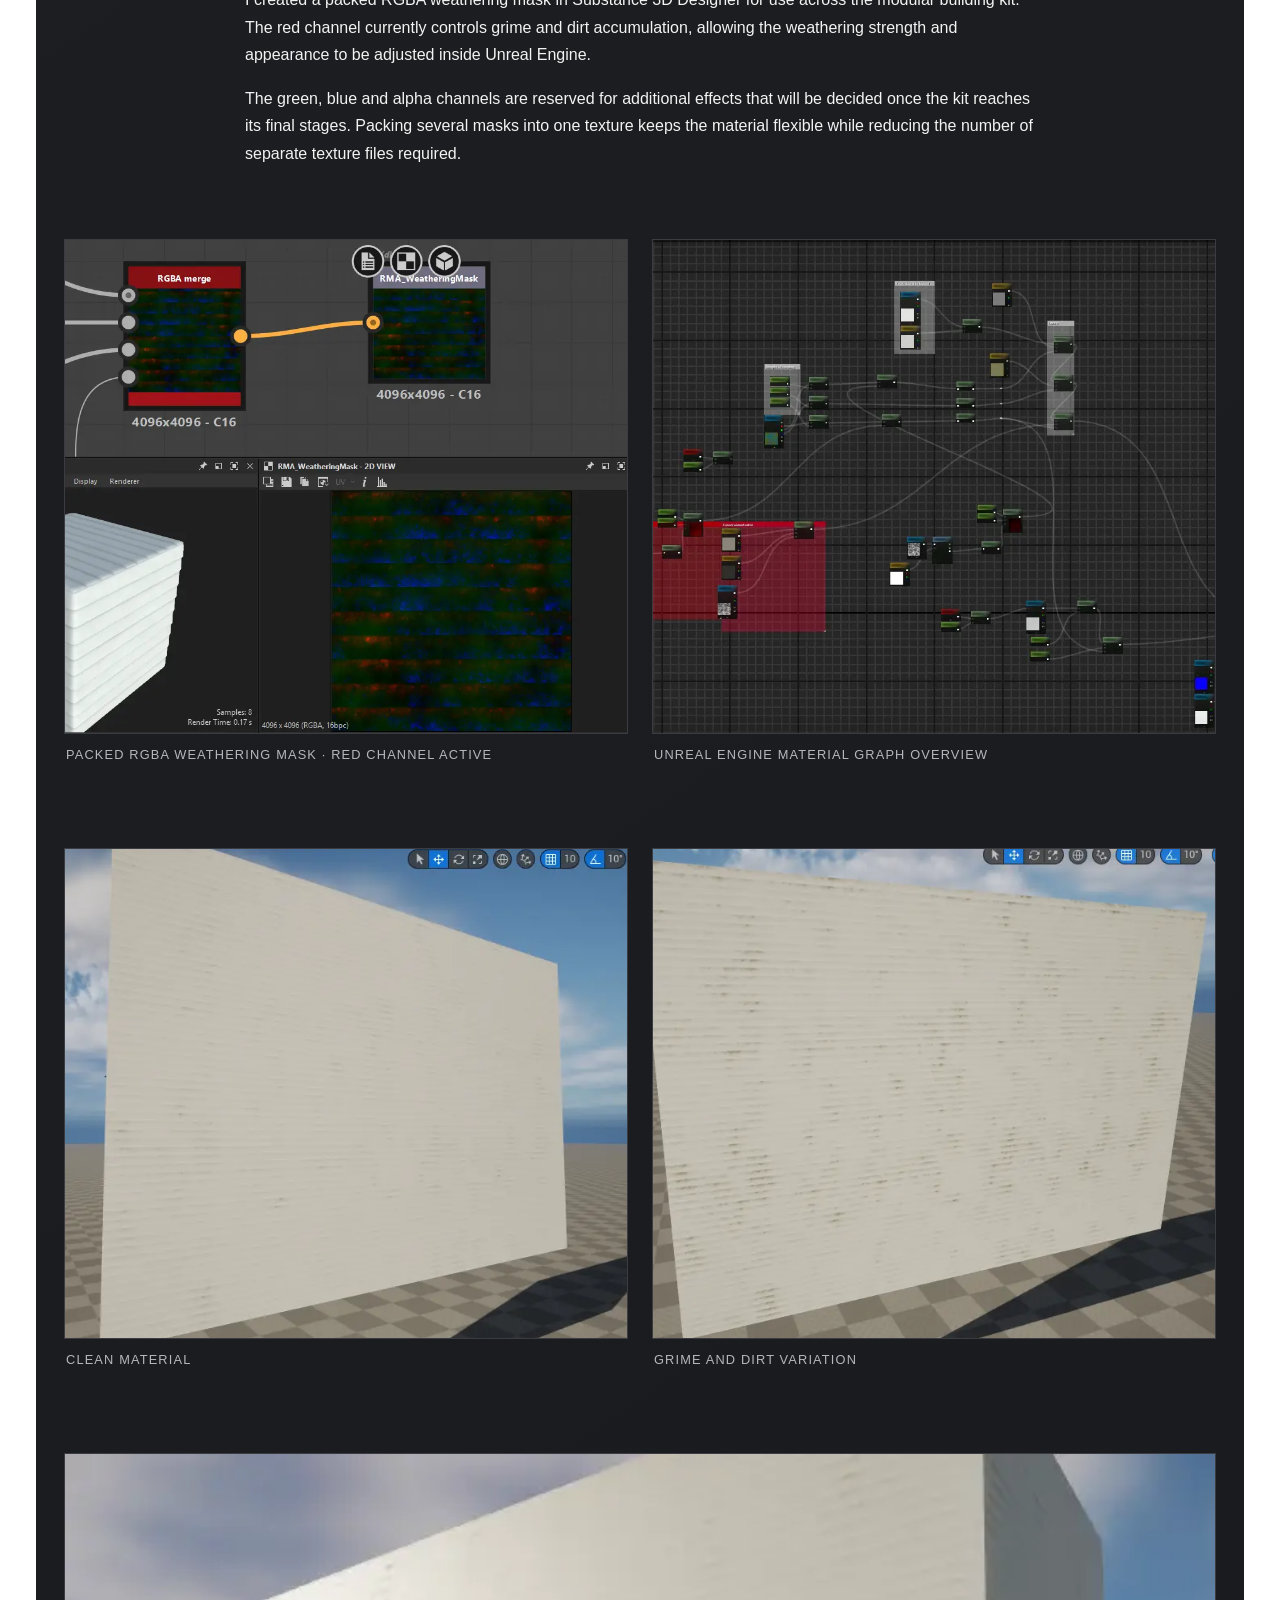
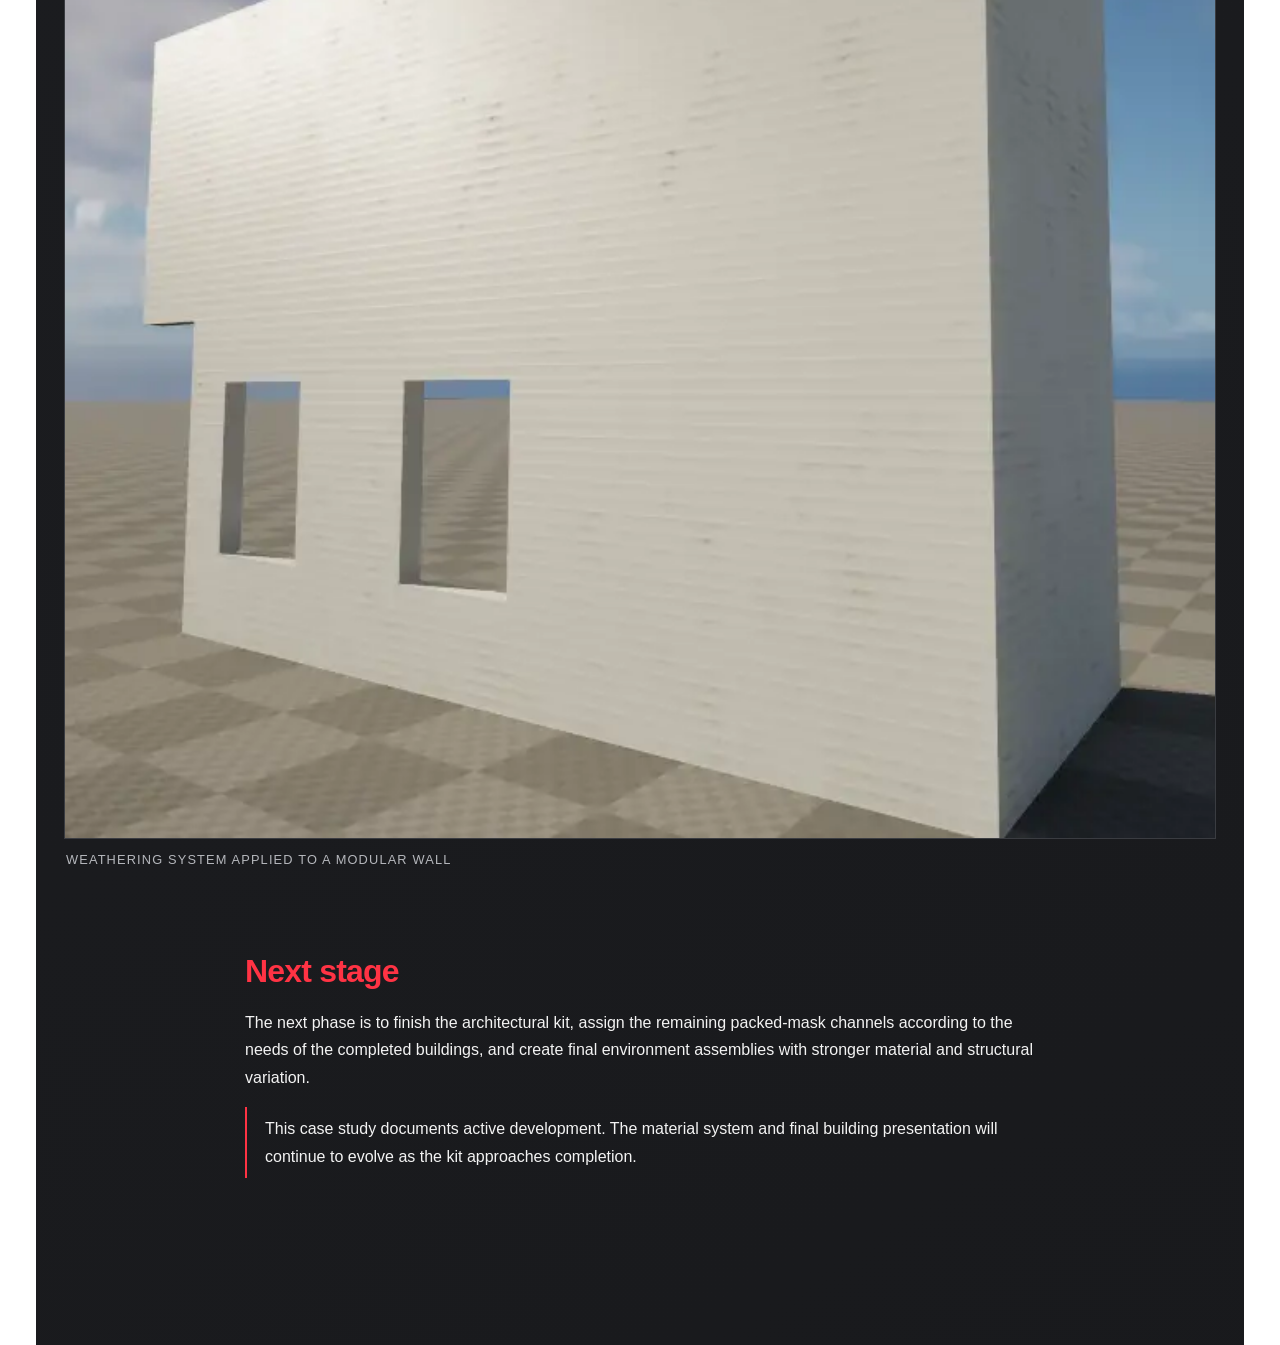
<file: projects/modular-house.html>
<!doctype html>
<html lang="en">
<head>
  <meta charset="utf-8">
  <meta name="viewport" content="width=device-width,initial-scale=1">
  <meta name="description" content="Modular house environment art and procedural material case study by Oscar Whitehill.">
  <title>Modular House Kit — Oscar Whitehill</title>
  <link rel="stylesheet" href="../styles.css">
  <link rel="stylesheet" href="../project-case-study.css">
  <link rel="stylesheet" href="../layout-fixes.css">
</head>
<body class="project-page">
  <header class="site-header"><a class="brand" href="../index.html">Oscar Whitehill</a><p class="header-role">3D Artist &amp; Visual Designer</p><button class="menu-button" type="button" aria-expanded="false" aria-controls="main-nav">Menu</button><nav id="main-nav" aria-label="Main navigation"><a href="../index.html#work">Work</a><a href="../index.html#skills">Skills</a><a href="../index.html#contact">Contact</a></nav></header>
  <main>
    <a class="back-link" href="../index.html#work">← All projects</a>
    <section class="project-intro"><div><p class="eyebrow">Environment Art · Work in progress</p><h1>Modular<br><span>House Kit</span></h1></div><p class="project-summary">A flexible architectural kit for building varied American houses efficiently, supported by procedural materials and a developing channel-packed weathering system.</p></section>
    <dl class="meta-grid"><div><dt>Role</dt><dd>Environment Artist</dd></div><div><dt>Tools</dt><dd>Maya · Substance 3D</dd></div><div><dt>Engine</dt><dd>Unreal Engine 5</dd></div><div><dt>Status</dt><dd>In progress</dd></div></dl>
    <section class="project-body reference-intro"><h2>Reference &amp; research</h2><p>I studied American colonial-style houses to identify the architectural features that needed to work across the kit. The references helped define the overall proportions, pitched and intersecting roof shapes, clapboard siding, window spacing, dormers, exterior trim and gutter placement.</p><p>Rather than reproducing one building exactly, I am combining recurring features from several houses into a reusable set of parts. This gives each assembly a consistent architectural language while allowing the silhouette and layout to change.</p></section>
    <figure class="wide-image reference-lead"><img src="../assets/modular-reference-main.webp" alt="Large American colonial-style house used as the main architectural reference"><figcaption>Primary reference · roof structure, dormers, siding and extensions</figcaption></figure>
    <section class="reference-grid" aria-label="Supporting architectural references">
      <figure><img src="../assets/modular-reference-veranda.webp" alt="American house with a wraparound veranda and repeated columns"><figcaption>Veranda, columns and facade rhythm</figcaption></figure>
      <figure><img src="../assets/modular-reference-front.webp" alt="Front-facing colonial-style house with symmetrical windows and shutters"><figcaption>Front elevation, window spacing and shutters</figcaption></figure>
      <figure><img src="../assets/modular-reference-gutter.webp" alt="Close-up reference of roof shingles, siding and guttering"><figcaption>Roof edge, guttering and material transitions</figcaption></figure>
      <figure><img src="../assets/modular-reference-trim.webp" alt="Close-up reference of exterior corner and roof trim"><figcaption>Exterior trim and eave construction</figcaption></figure>
    </section>
    <figure class="case-hero modular-hero"><img src="../assets/modular-house-variations.webp" alt="Multiple house variations assembled from the modular kit in Maya"><figcaption>Early house assemblies built from shared modules</figcaption></figure>
    <section class="project-body"><h2>Modular planning</h2><p>The kit is designed around reusable wall, roof, window, trim and gutter pieces built to a consistent metre-based grid. Shared dimensions let the same components connect across multiple house layouts while keeping scale and texel density predictable.</p><p>Testing several assemblies early helps reveal missing transitions and corner cases before detailed production begins. This approach keeps the kit flexible without creating a unique piece for every possible building shape.</p></section>
    <figure class="wide-image"><img src="../assets/modular-kit-layout.webp" alt="Modular walls and roof pieces arranged in Maya"><figcaption>Reusable wall and roof modules</figcaption></figure>
    <section class="project-body"><h2>Procedural material development</h2><p>I am creating tileable building materials in Substance 3D Designer so large surfaces can maintain detail without unique texture sets. The siding study establishes the repeated board profile and fine surface breakup, while the roof study explores a separate reusable tile pattern.</p><p>These materials are designed to support variation inside Unreal Engine, allowing the same modular geometry to be reused across multiple buildings without every result appearing identical.</p></section>
    <figure class="wide-image"><img src="../assets/modular-siding-designer.webp" alt="Procedural siding material graph and preview in Substance 3D Designer"><figcaption>Substance 3D Designer siding graph and material preview</figcaption></figure>
    <section class="gallery-grid modular-gallery"><figure><img src="../assets/modular-roof-material.webp" alt="Procedural roof tile material preview"><figcaption>Procedural roof material study</figcaption></figure><figure><img src="../assets/modular-wall-clean.webp" alt="Clean siding material applied to a wall in Unreal Engine"><figcaption>Clean material test in Unreal Engine</figcaption></figure></section>
    <section class="project-body"><h2>Packed weathering system</h2><p>I created a packed RGBA weathering mask in Substance 3D Designer for use across the modular building kit. The red channel currently controls grime and dirt accumulation, allowing the weathering strength and appearance to be adjusted inside Unreal Engine.</p><p>The green, blue and alpha channels are reserved for additional effects that will be decided once the kit reaches its final stages. Packing several masks into one texture keeps the material flexible while reducing the number of separate texture files required.</p></section>
    <section class="gallery-grid modular-gallery"><figure><img src="../assets/modular-packed-weathering-mask.webp" alt="RGBA weathering mask packed in Substance 3D Designer"><figcaption>Packed RGBA weathering mask · red channel active</figcaption></figure><figure><img src="../assets/modular-unreal-material-graph.webp" alt="Unreal Engine material graph used to control the weathering system"><figcaption>Unreal Engine material graph overview</figcaption></figure></section>
    <section class="comparison modular-comparison"><figure><img src="../assets/modular-wall-clean.webp" alt="Wall material before grime is applied"><figcaption>Clean material</figcaption></figure><figure><img src="../assets/modular-wall-weathered.webp" alt="Wall material with grime variation applied"><figcaption>Grime and dirt variation</figcaption></figure></section>
    <figure class="wide-image"><img src="../assets/modular-wall-applied.webp" alt="Weathered siding material applied to a modular house wall in Unreal Engine"><figcaption>Weathering system applied to a modular wall</figcaption></figure>
    <section class="project-body"><h2>Next stage</h2><p>The next phase is to finish the architectural kit, assign the remaining packed-mask channels according to the needs of the completed buildings, and create final environment assemblies with stronger material and structural variation.</p><p class="credit-note">This case study documents active development. The material system and final building presentation will continue to evolve as the kit approaches completion.</p></section>
  </main>
  <script src="../script.js"></script>
</body>
</html>
</file>
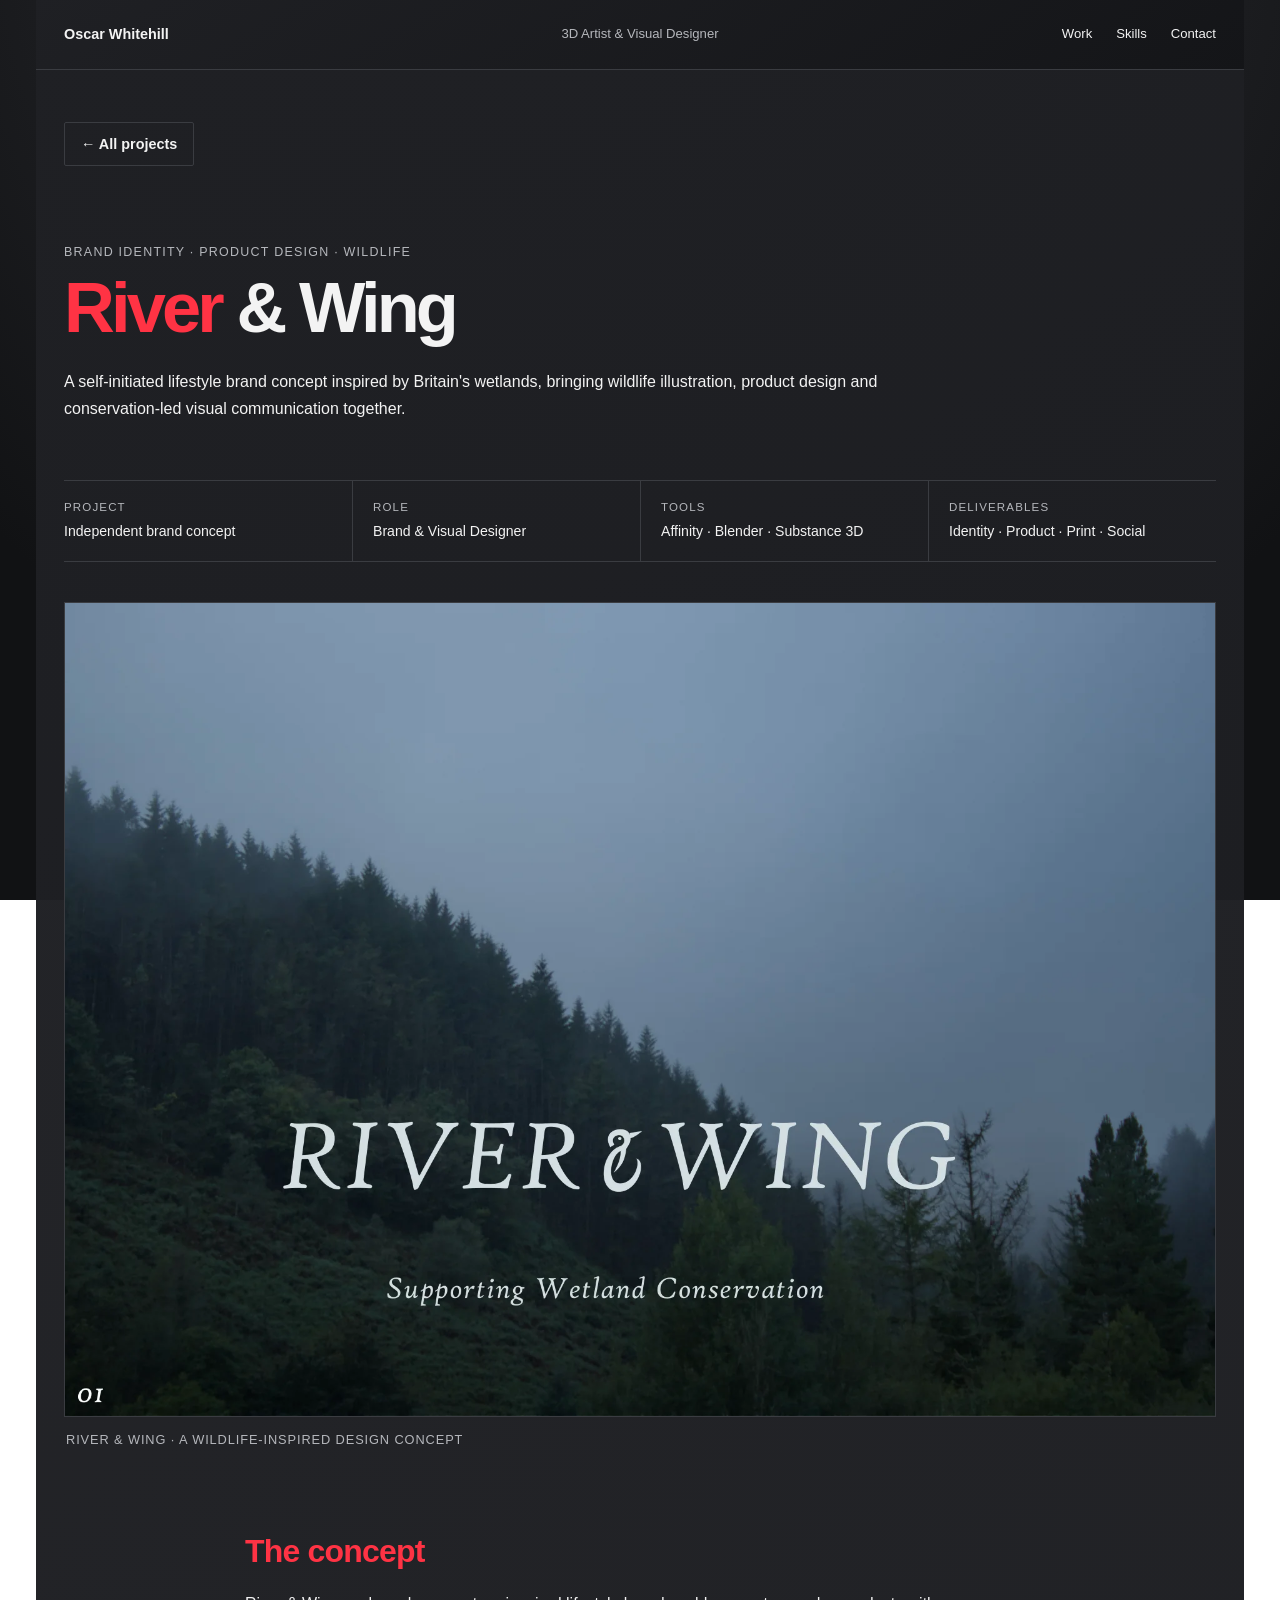
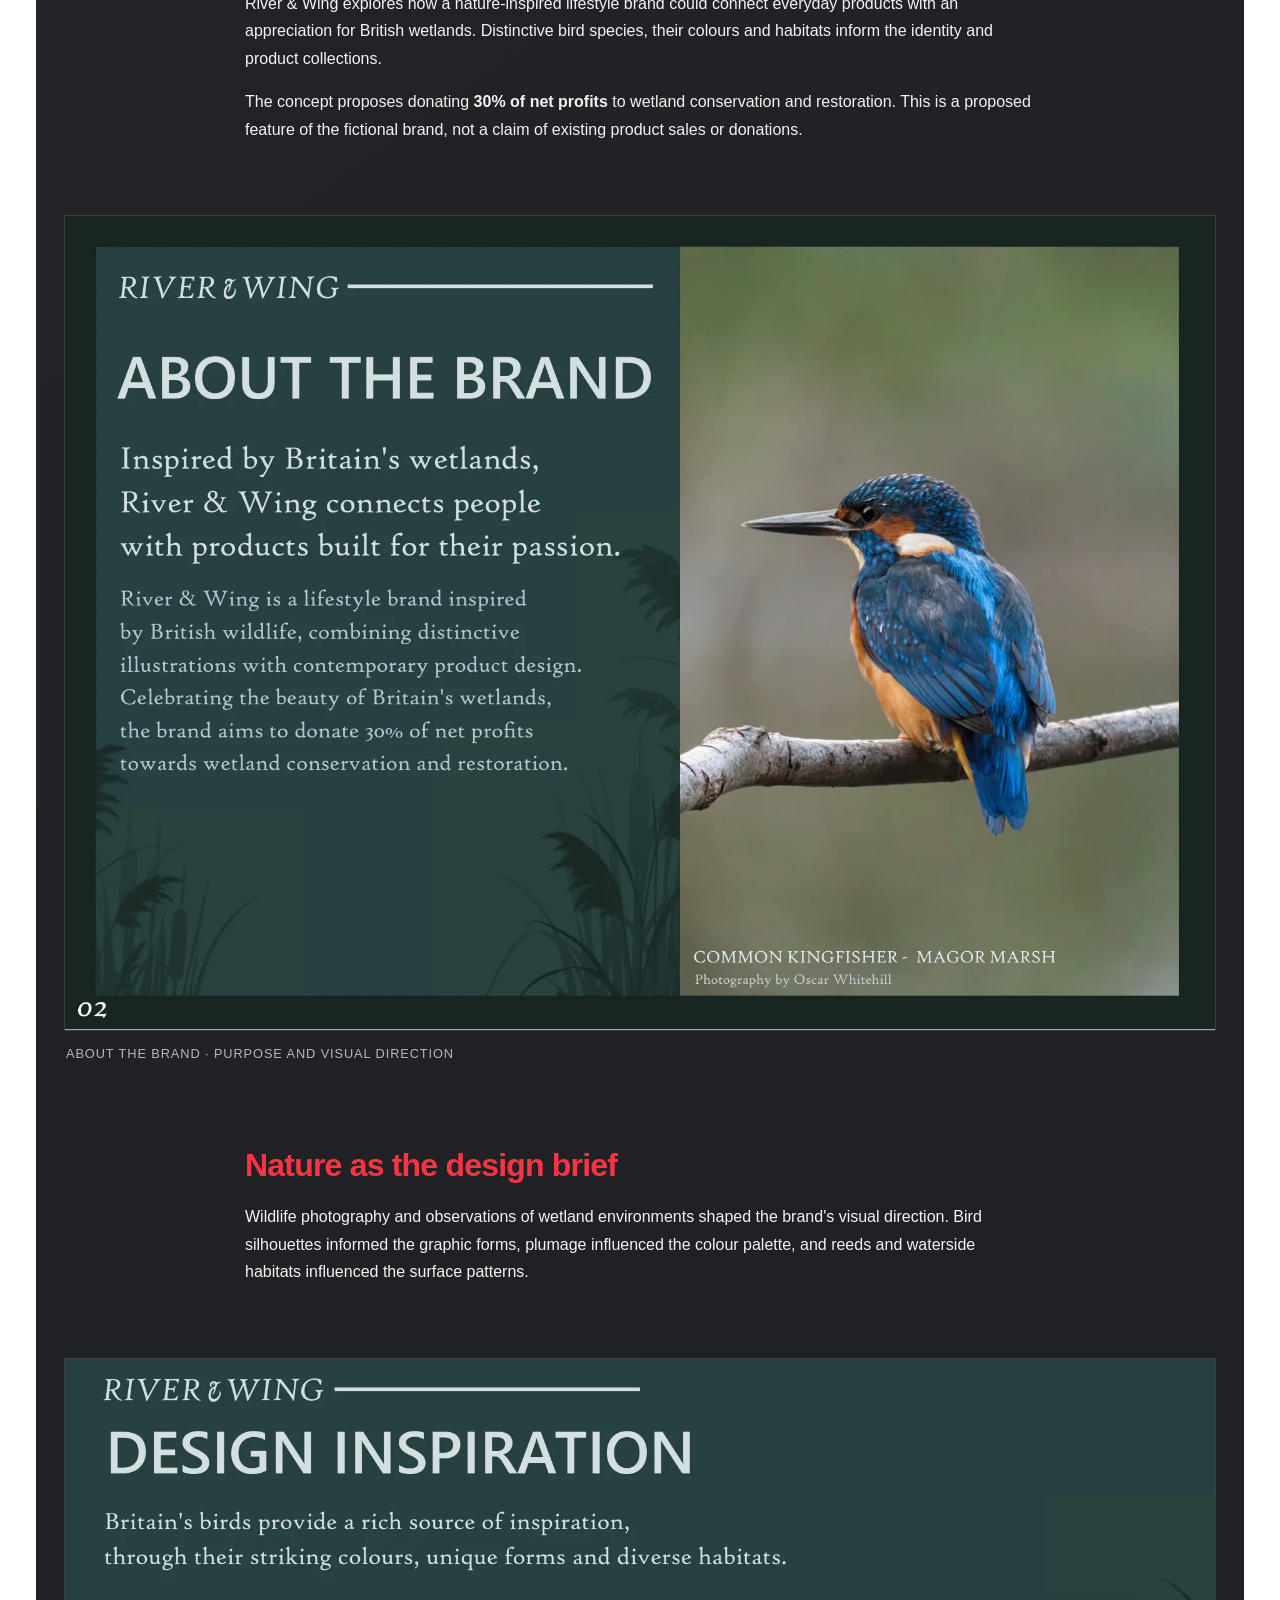
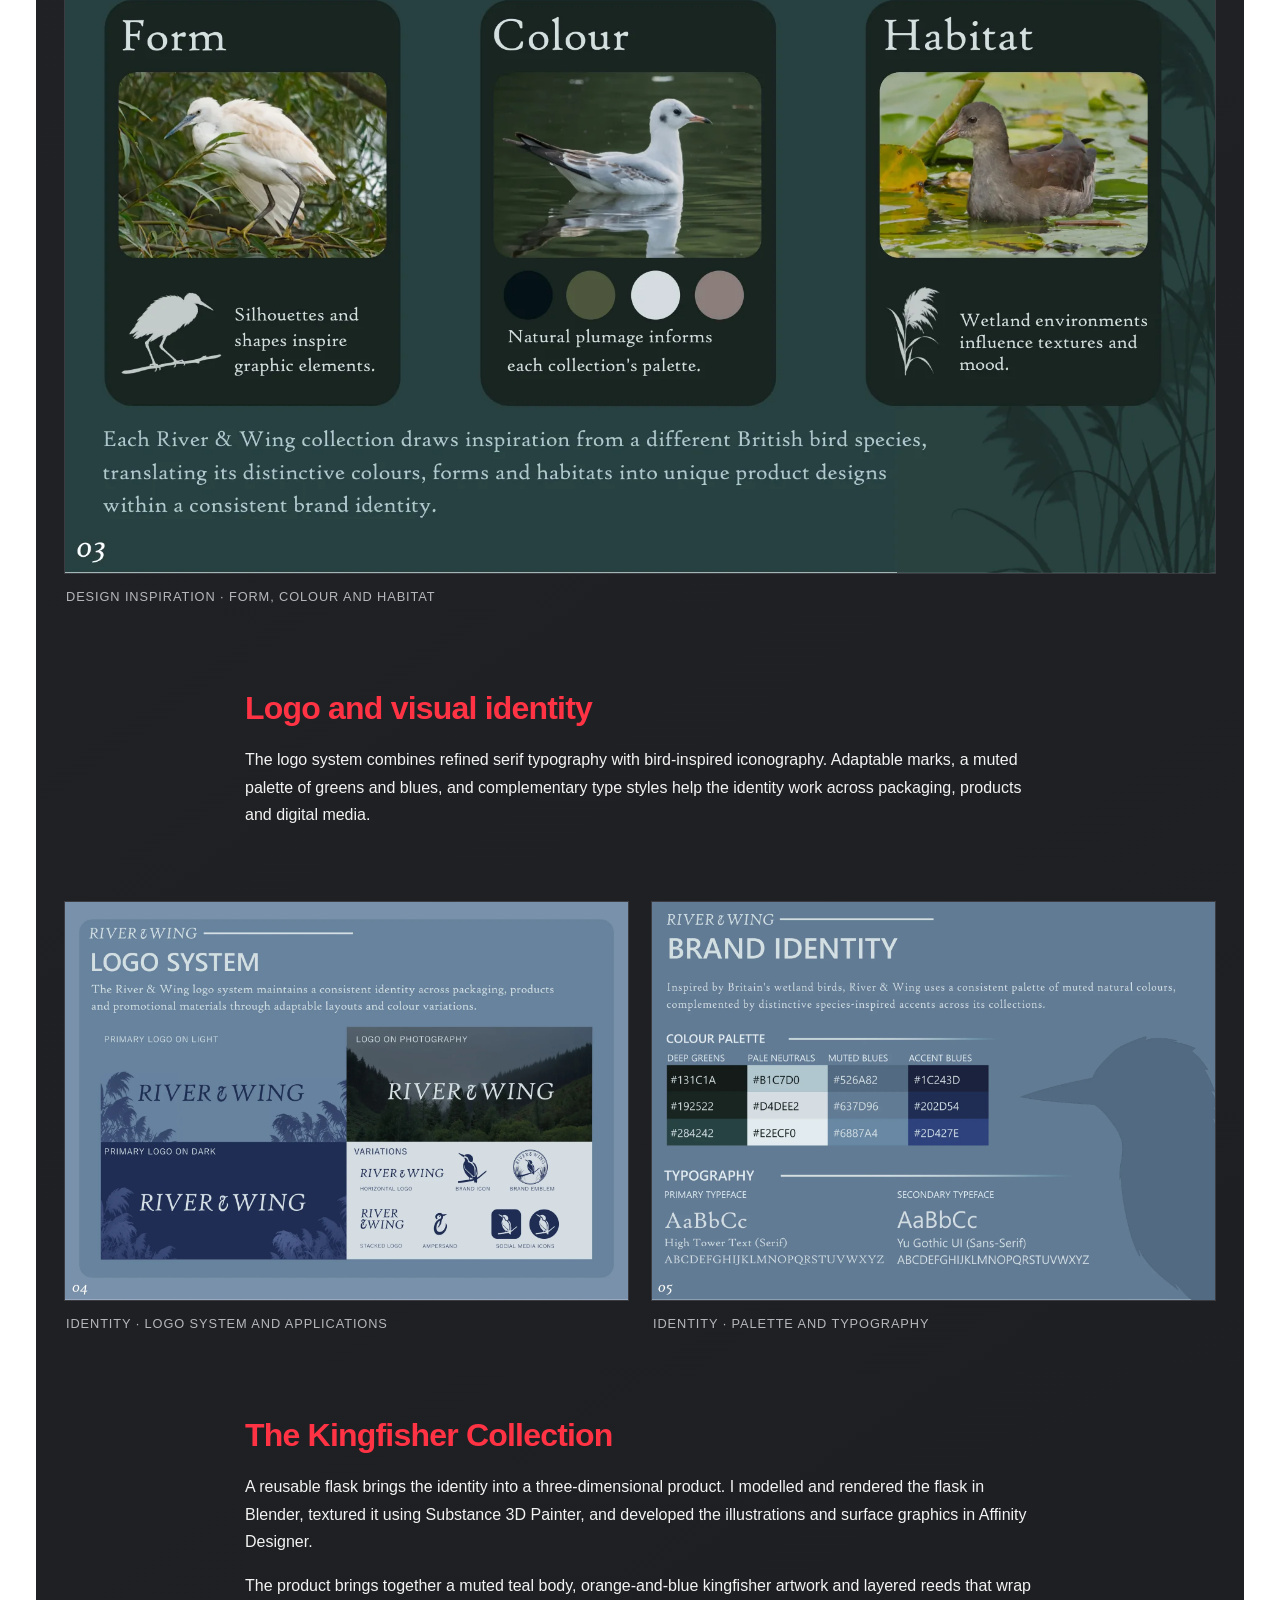
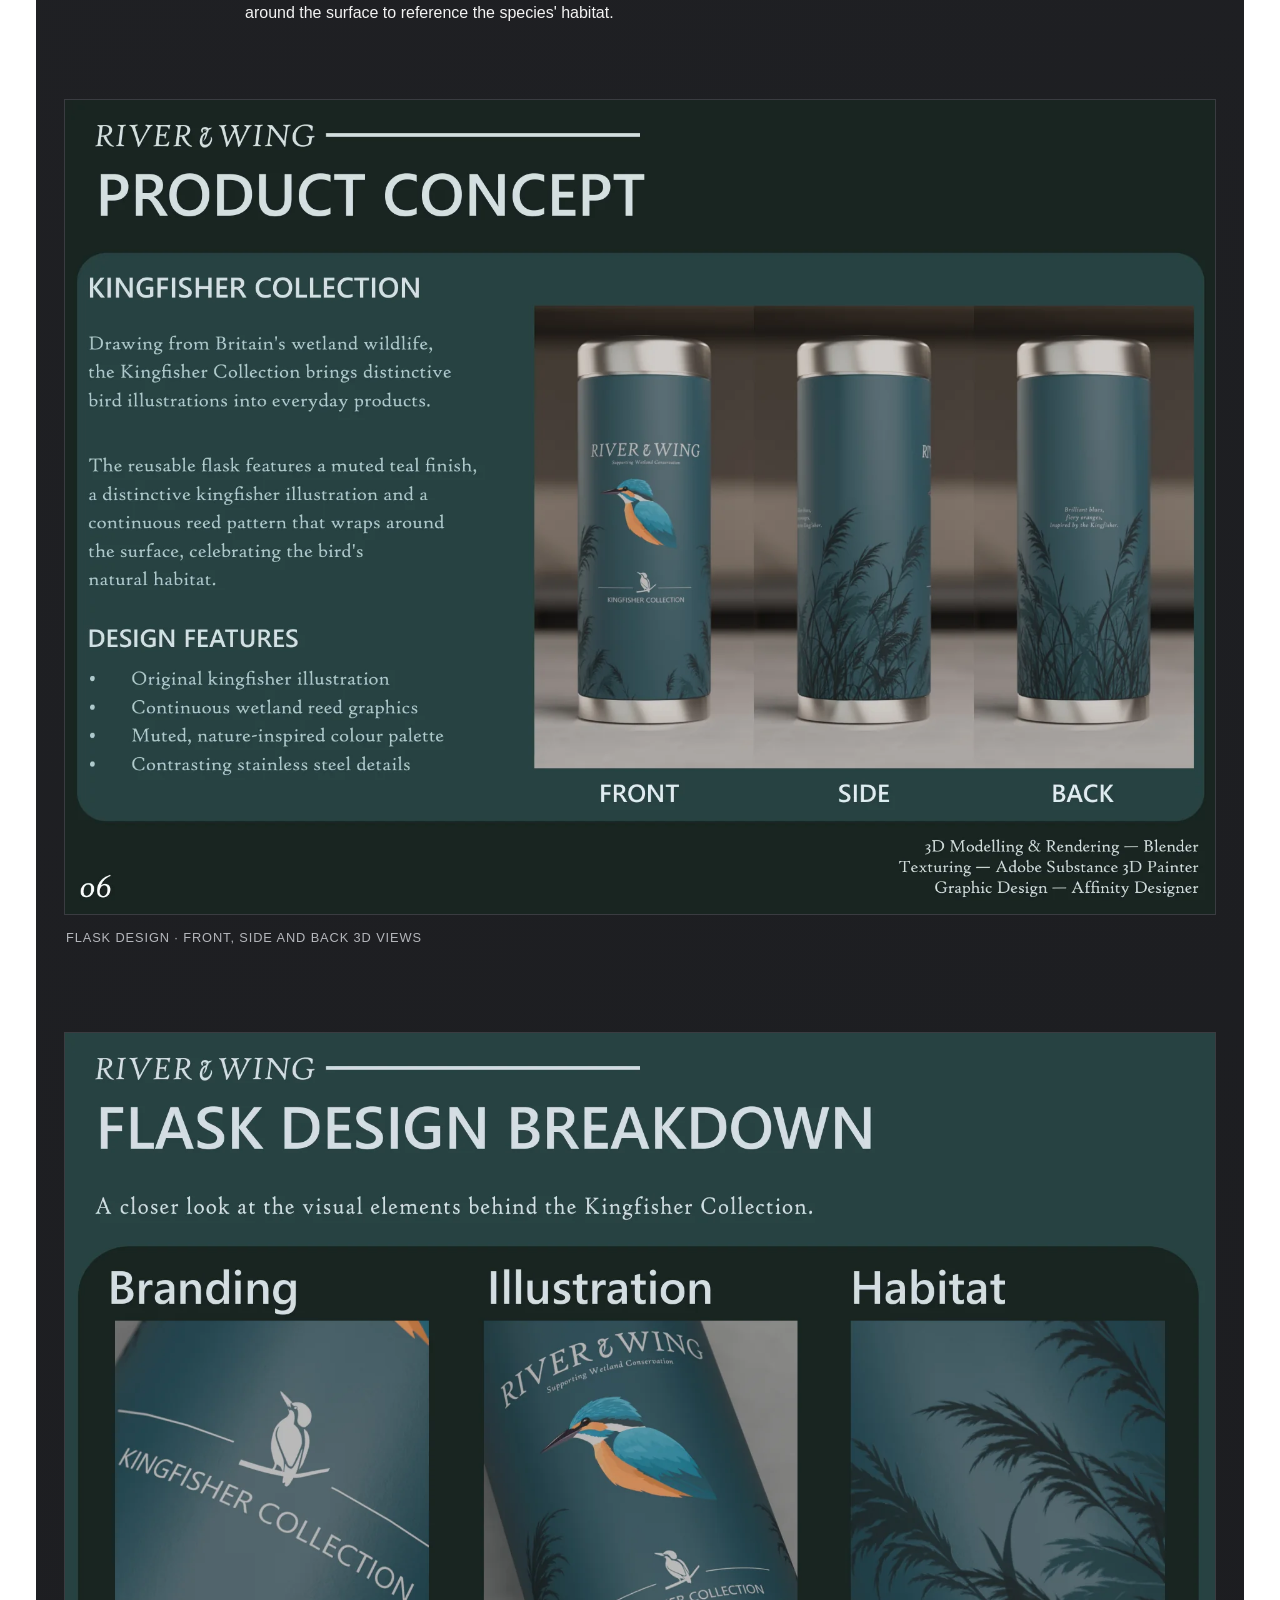
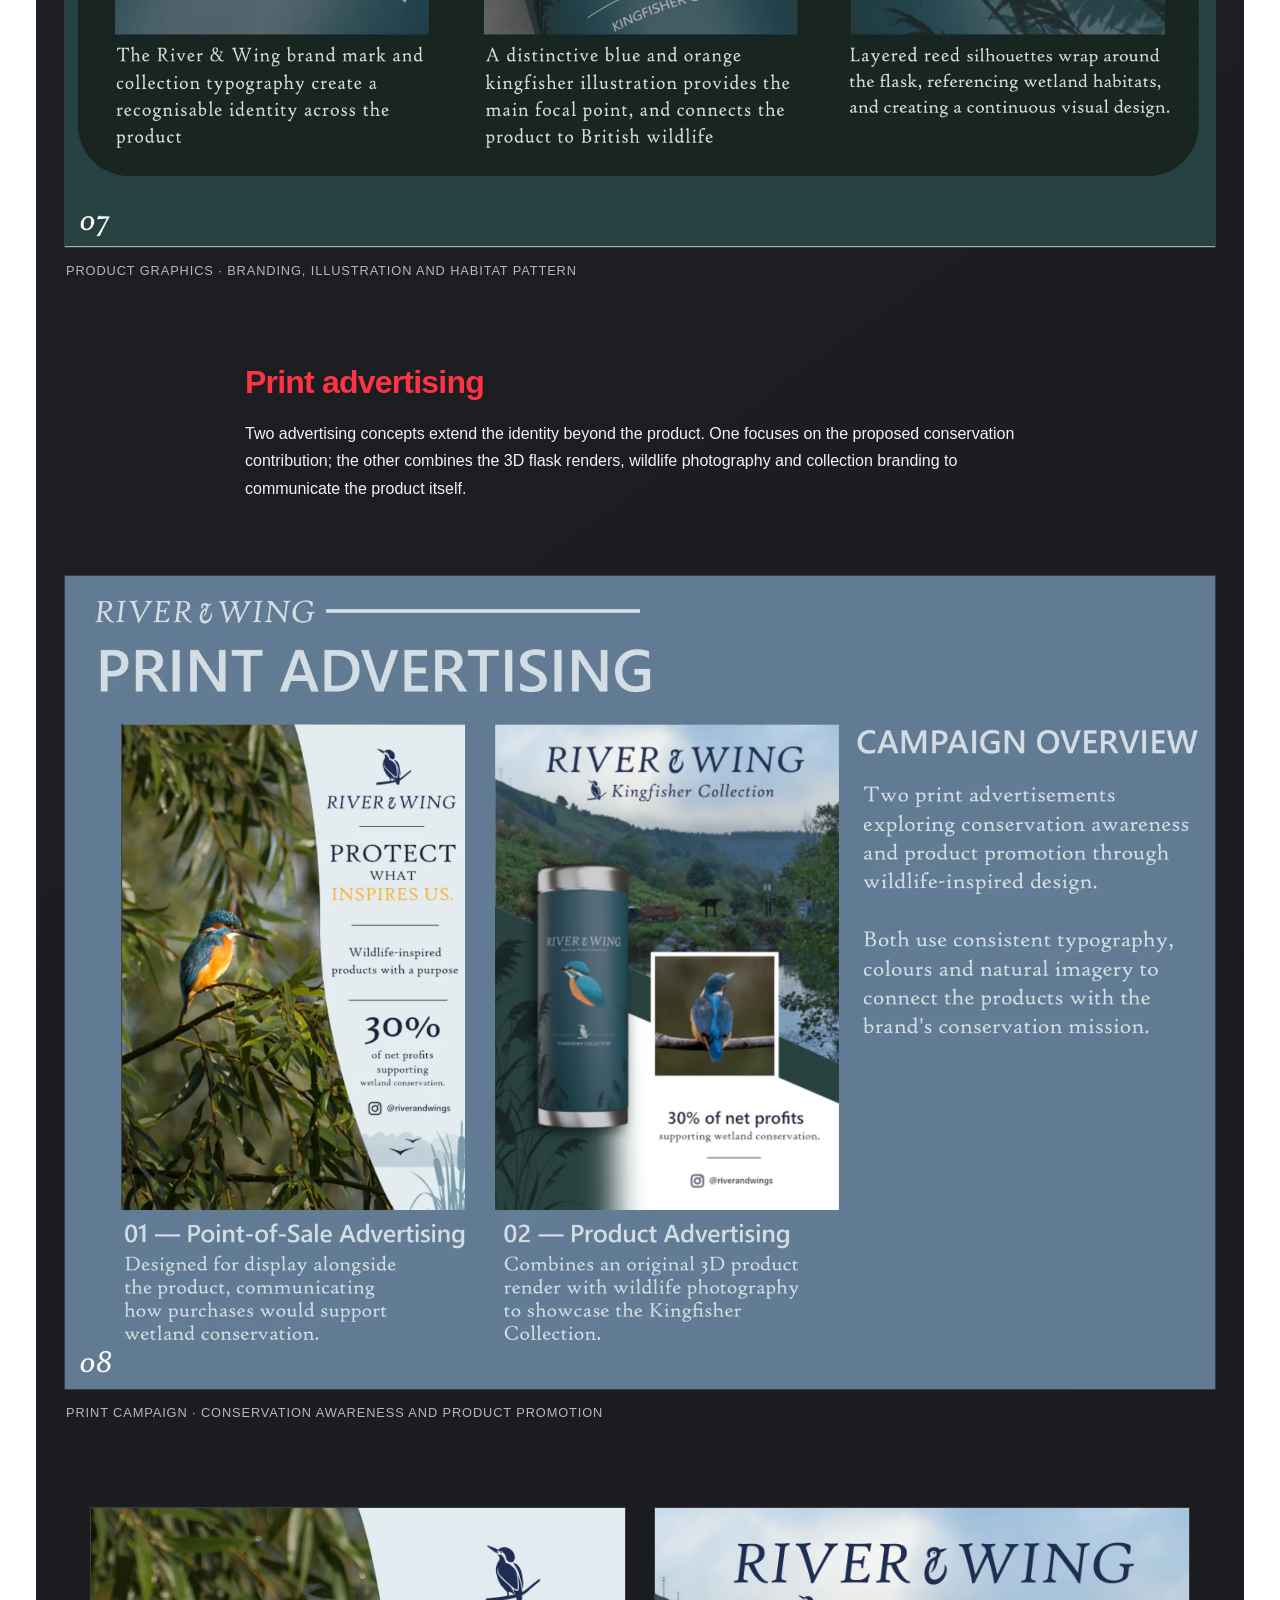
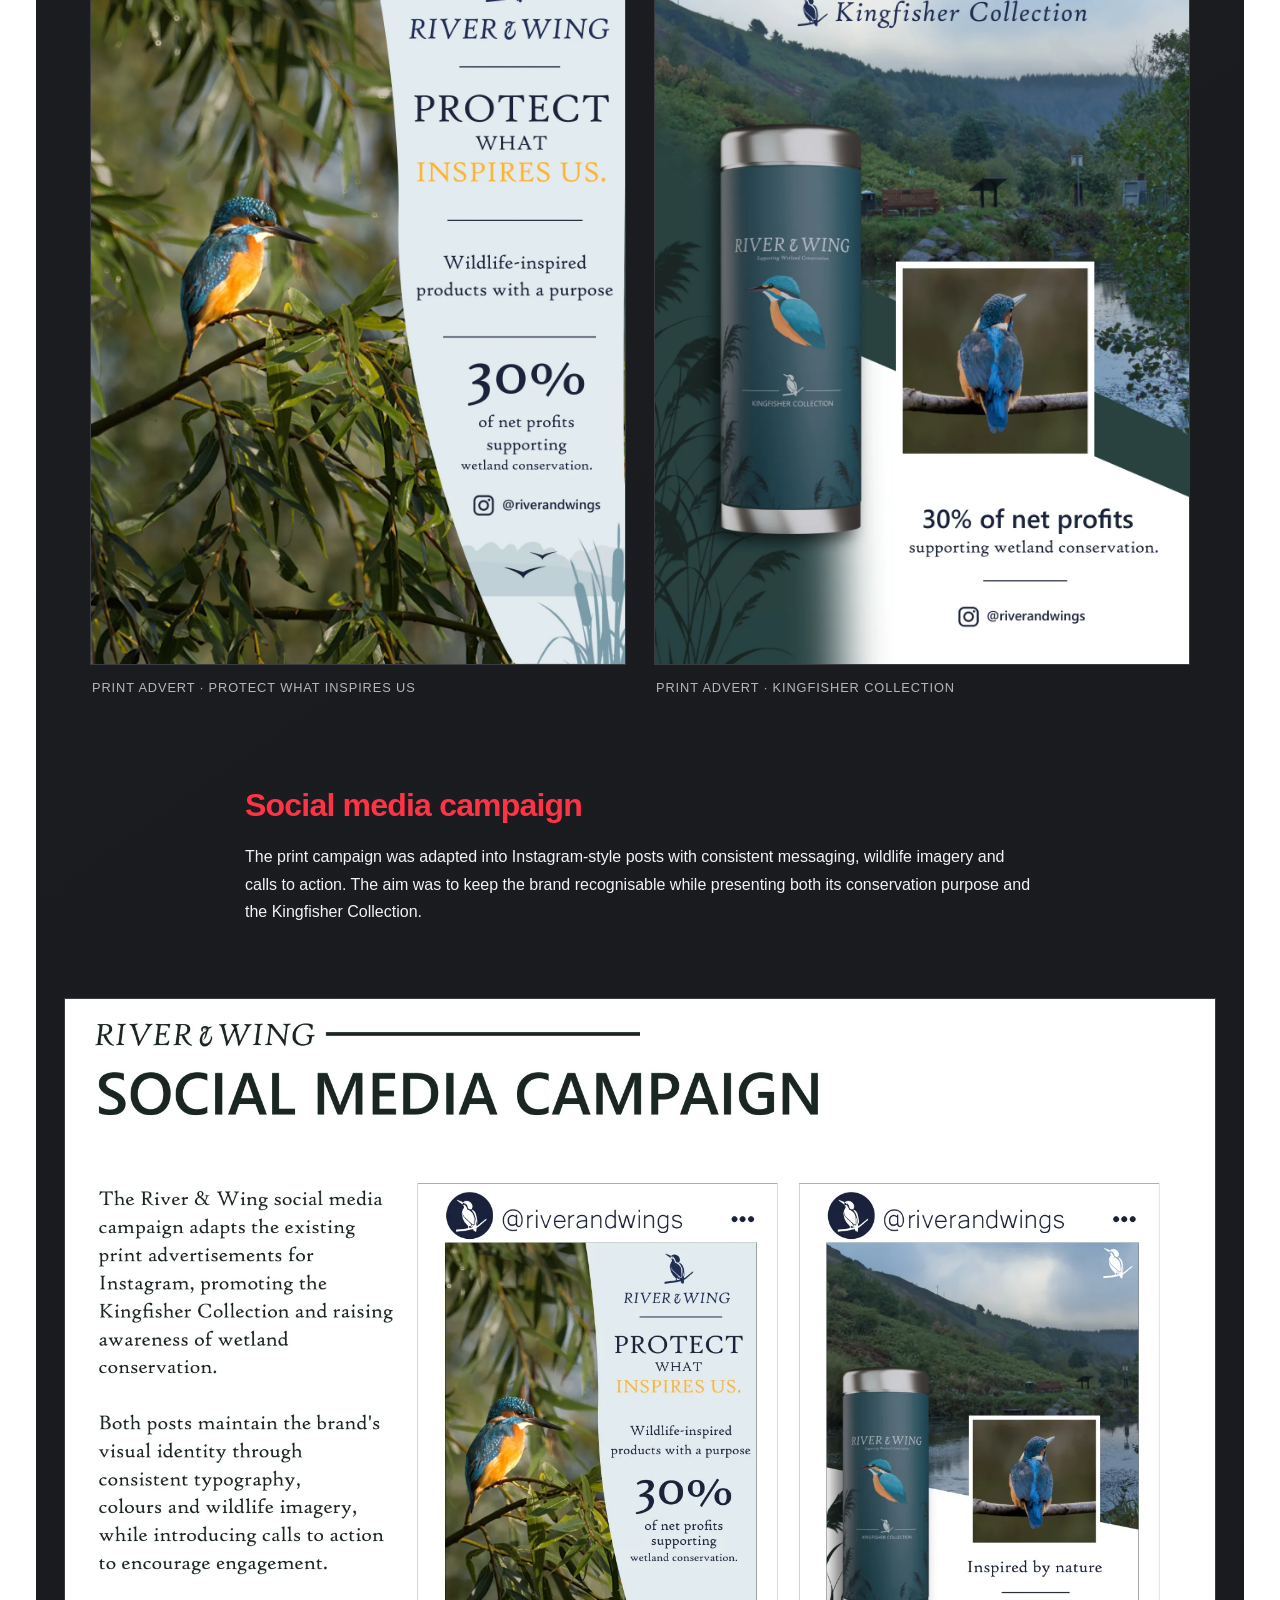
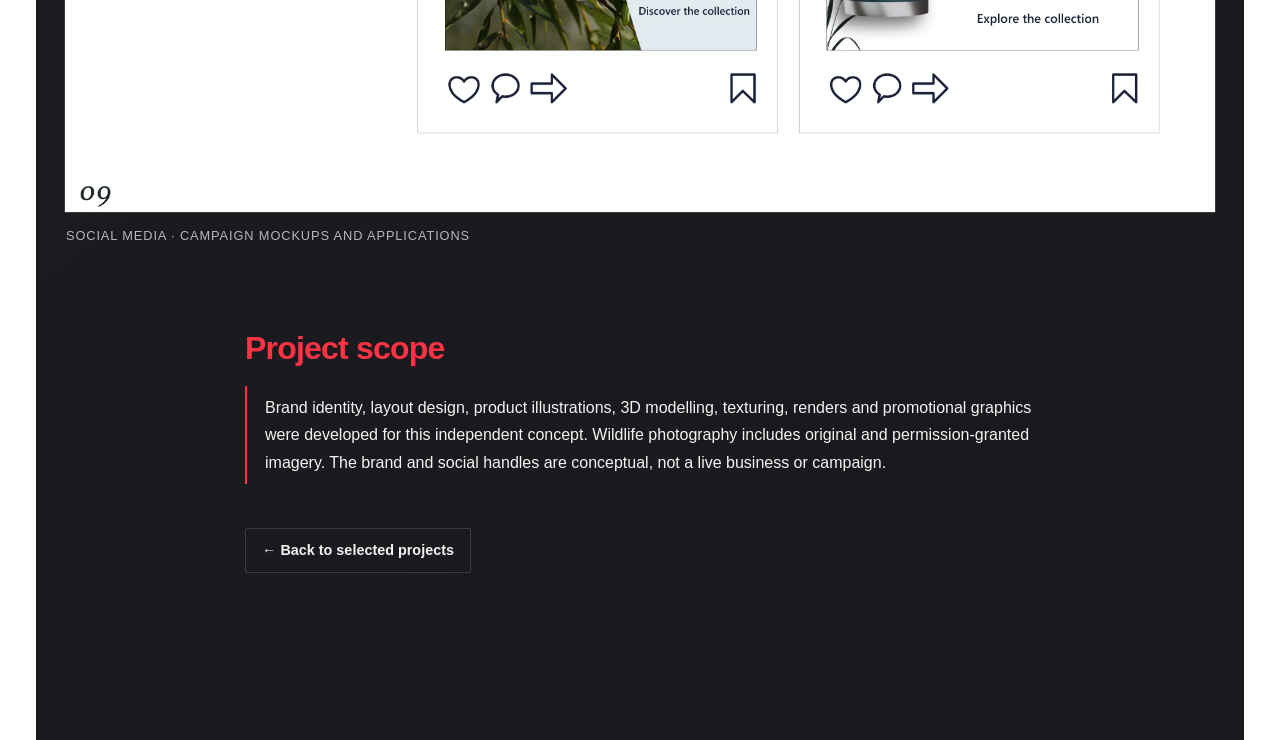
<file: projects/river-and-wing.html>
<!doctype html>
<html lang="en">
<head>
<meta charset="utf-8">
<meta name="viewport" content="width=device-width,initial-scale=1">
<meta name="description" content="River &amp; Wing is a wildlife-inspired brand identity and product design concept by Oscar Whitehill, featuring original graphics, flask renders, print adverts and social media designs.">
<title>River &amp; Wing — Oscar Whitehill</title>
<link rel="stylesheet" href="../styles.css">
<link rel="stylesheet" href="../project-case-study.css">
<link rel="stylesheet" href="../layout-fixes.css">
<link rel="stylesheet" href="../river-wing.css">
</head>
<body class="project-page river-page">
<header class="site-header"><a class="brand" href="../index.html">Oscar Whitehill</a><p class="header-role">3D Artist &amp; Visual Designer</p><button class="menu-button" type="button" aria-expanded="false" aria-controls="main-nav">Menu</button><nav id="main-nav" aria-label="Main navigation"><a href="../index.html#work">Work</a><a href="../index.html#skills">Skills</a><a href="../index.html#contact">Contact</a></nav></header>
<main>
<a class="back-link" href="../index.html#work">← All projects</a>
<section class="project-intro"><div><p class="eyebrow">Brand Identity · Product Design · Wildlife</p><h1>River <span>&amp; Wing</span></h1></div><p class="project-summary">A self-initiated lifestyle brand concept inspired by Britain's wetlands, bringing wildlife illustration, product design and conservation-led visual communication together.</p></section>
<dl class="meta-grid"><div><dt>Project</dt><dd>Independent brand concept</dd></div><div><dt>Role</dt><dd>Brand &amp; Visual Designer</dd></div><div><dt>Tools</dt><dd>Affinity · Blender · Substance 3D</dd></div><div><dt>Deliverables</dt><dd>Identity · Product · Print · Social</dd></div></dl>
<figure class="case-hero river-title" id="project-overview"><a href="../assets/river-wing-01.webp" target="_blank" rel="noopener" aria-label="View River and Wing title presentation image at full size"><img src="../assets/river-wing-01.webp" alt="River and Wing brand logo over misty wetland landscape" fetchpriority="high"></a><figcaption>River &amp; Wing · a wildlife-inspired design concept</figcaption></figure>
<section class="project-body"><h2>The concept</h2><p>River &amp; Wing explores how a nature-inspired lifestyle brand could connect everyday products with an appreciation for British wetlands. Distinctive bird species, their colours and habitats inform the identity and product collections.</p><p>The concept proposes donating <strong>30% of net profits</strong> to wetland conservation and restoration. This is a proposed feature of the fictional brand, not a claim of existing product sales or donations.</p></section>
<figure class="wide-image river-slide"><a href="../assets/river-wing-02.webp" target="_blank" rel="noopener" aria-label="View About the Brand slide full size"><img src="../assets/river-wing-02.webp" alt="About the Brand page featuring kingfisher photography and River and Wing's conservation-led concept" loading="lazy"></a><figcaption>About the brand · purpose and visual direction</figcaption></figure>
<section class="project-body"><h2>Nature as the design brief</h2><p>Wildlife photography and observations of wetland environments shaped the brand's visual direction. Bird silhouettes informed the graphic forms, plumage influenced the colour palette, and reeds and waterside habitats influenced the surface patterns.</p></section>
<figure class="wide-image river-slide"><a href="../assets/river-wing-03.webp" target="_blank" rel="noopener" aria-label="View design inspiration full size"><img src="../assets/river-wing-03.webp" alt="Design research exploring bird forms, plumage colours and wetland habitats" loading="lazy"></a><figcaption>Design inspiration · form, colour and habitat</figcaption></figure>
<section class="project-body"><h2>Logo and visual identity</h2><p>The logo system combines refined serif typography with bird-inspired iconography. Adaptable marks, a muted palette of greens and blues, and complementary type styles help the identity work across packaging, products and digital media.</p></section>
<div class="river-two-up">
<figure class="river-slide"><a href="../assets/river-wing-04.webp" target="_blank" rel="noopener" aria-label="View logo system full size"><img src="../assets/river-wing-04.webp" alt="River and Wing logo system with primary marks, colour variations, horizontal and stacked designs" loading="lazy"></a><figcaption>Identity · logo system and applications</figcaption></figure>
<figure class="river-slide"><a href="../assets/river-wing-05.webp" target="_blank" rel="noopener" aria-label="View brand identity full size"><img src="../assets/river-wing-05.webp" alt="Brand identity specification featuring a nature-inspired colour palette and selected fonts" loading="lazy"></a><figcaption>Identity · palette and typography</figcaption></figure>
</div>
<section class="project-body"><h2>The Kingfisher Collection</h2><p>A reusable flask brings the identity into a three-dimensional product. I modelled and rendered the flask in Blender, textured it using Substance 3D Painter, and developed the illustrations and surface graphics in Affinity Designer.</p><p>The product brings together a muted teal body, orange-and-blue kingfisher artwork and layered reeds that wrap around the surface to reference the species' habitat.</p></section>
<figure class="wide-image river-slide"><a href="../assets/river-wing-06.webp" target="_blank" rel="noopener" aria-label="View Kingfisher Collection full size"><img src="../assets/river-wing-06.webp" alt="Three Blender renders showing the front side and back of a teal kingfisher-themed reusable flask" loading="lazy"></a><figcaption>Flask design · front, side and back 3D views</figcaption></figure>
<figure class="wide-image river-slide"><a href="../assets/river-wing-07.webp" target="_blank" rel="noopener" aria-label="View flask design breakdown full size"><img src="../assets/river-wing-07.webp" alt="Close-up breakdown of flask branding, kingfisher illustration and layered habitat graphics" loading="lazy"></a><figcaption>Product graphics · branding, illustration and habitat pattern</figcaption></figure>
<section class="project-body"><h2>Print advertising</h2><p>Two advertising concepts extend the identity beyond the product. One focuses on the proposed conservation contribution; the other combines the 3D flask renders, wildlife photography and collection branding to communicate the product itself.</p></section>
<figure class="wide-image river-slide"><a href="../assets/river-wing-08.webp" target="_blank" rel="noopener" aria-label="View print advertising overview full size"><img src="../assets/river-wing-08.webp" alt="Overview of two River and Wing print campaign designs" loading="lazy"></a><figcaption>Print campaign · conservation awareness and product promotion</figcaption></figure>
<div class="river-poster-grid">
<figure class="river-slide"><a href="../assets/river-wing-09.webp" target="_blank" rel="noopener" aria-label="View conservation poster full size"><img src="../assets/river-wing-09.webp" alt="Tall print advert with kingfisher wildlife photo and Protect What Inspires Us conservation message" loading="lazy"></a><figcaption>Print advert · Protect What Inspires Us</figcaption></figure>
<figure class="river-slide"><a href="../assets/river-wing-10.webp" target="_blank" rel="noopener" aria-label="View product poster full size"><img src="../assets/river-wing-10.webp" alt="Tall product advertisement combining a flask render and kingfisher wildlife image" loading="lazy"></a><figcaption>Print advert · Kingfisher Collection</figcaption></figure>
</div>
<section class="project-body"><h2>Social media campaign</h2><p>The print campaign was adapted into Instagram-style posts with consistent messaging, wildlife imagery and calls to action. The aim was to keep the brand recognisable while presenting both its conservation purpose and the Kingfisher Collection.</p></section>
<figure class="wide-image river-slide"><a href="../assets/river-wing-11.webp" target="_blank" rel="noopener" aria-label="View social media campaign full size"><img src="../assets/river-wing-11.webp" alt="Two social media mockups featuring River and Wing product and conservation advertising concepts" loading="lazy"></a><figcaption>Social media · campaign mockups and applications</figcaption></figure>
<section class="project-body river-end"><h2>Project scope</h2><p class="credit-note">Brand identity, layout design, product illustrations, 3D modelling, texturing, renders and promotional graphics were developed for this independent concept. Wildlife photography includes original and permission-granted imagery. The brand and social handles are conceptual, not a live business or campaign.</p><a class="back-link" href="../index.html#work">← Back to selected projects</a></section>
</main>
<script src="../script.js"></script>
</body></html>
</file>
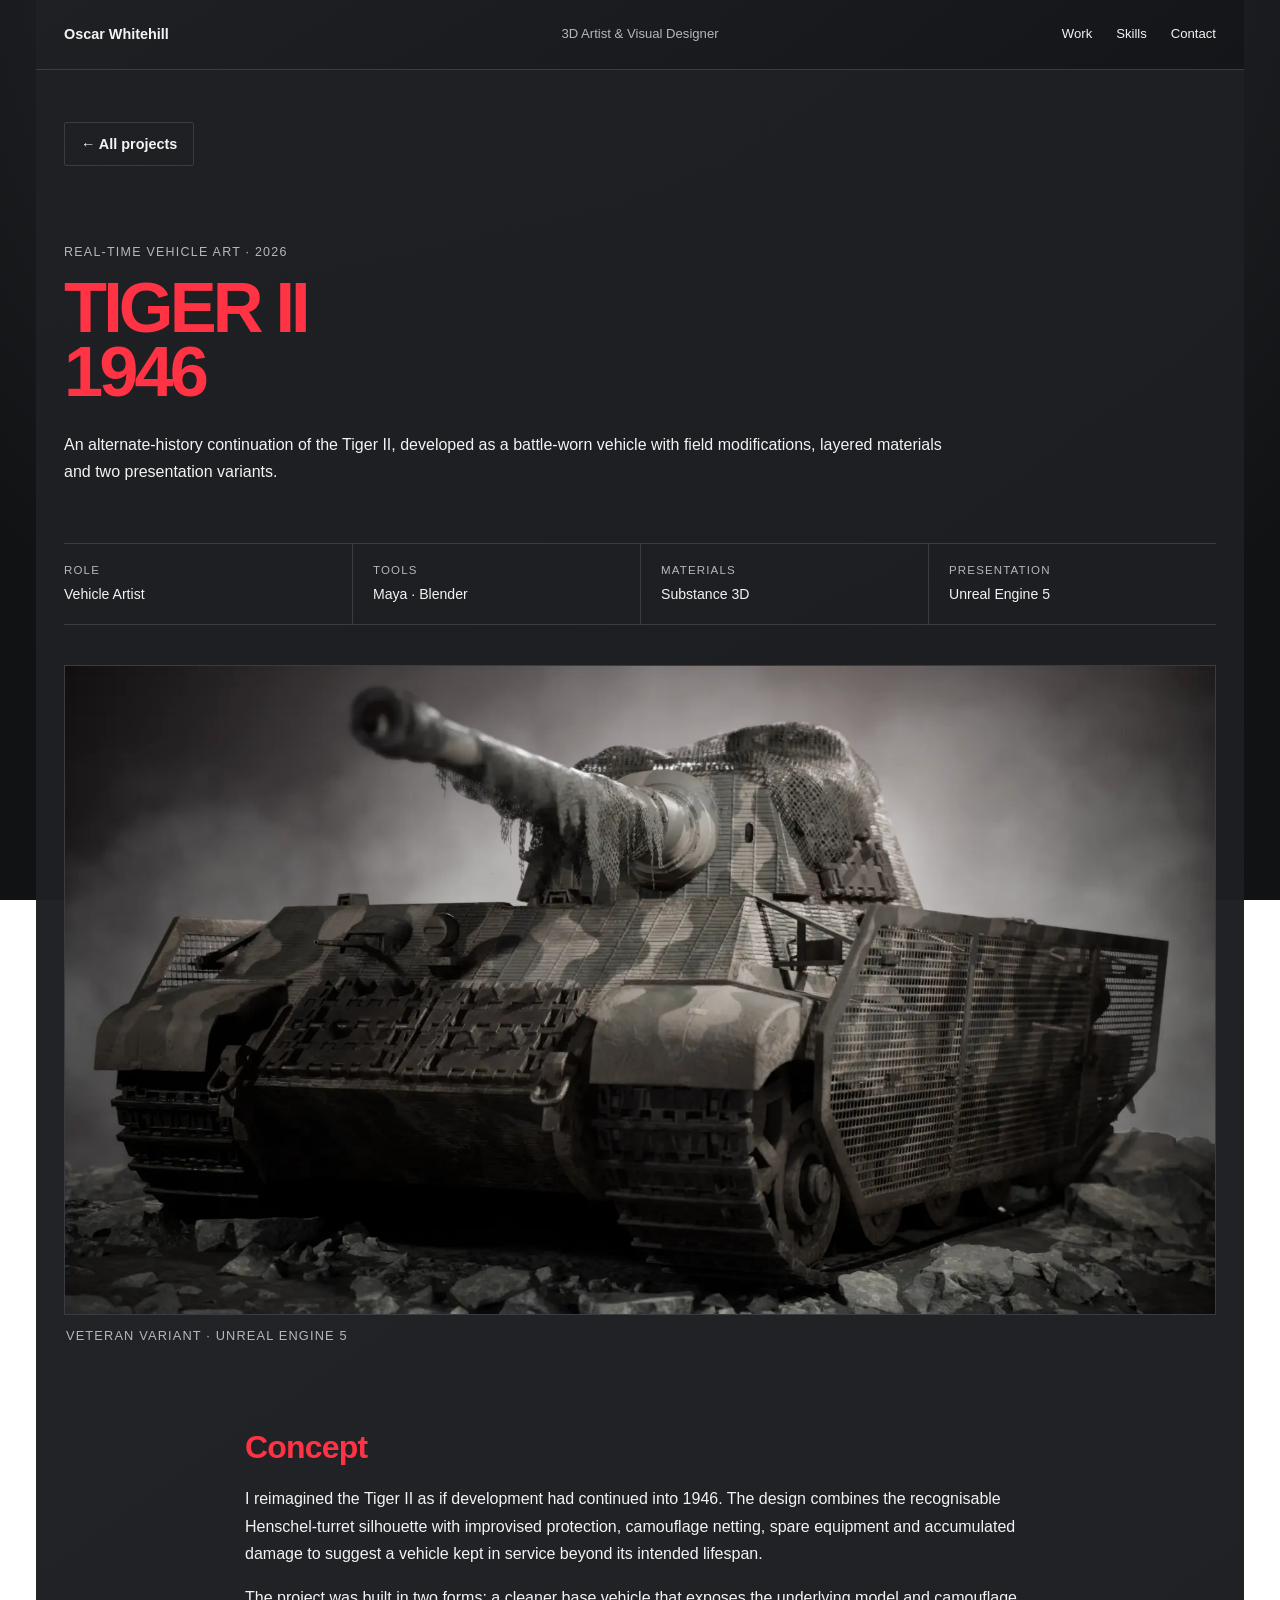
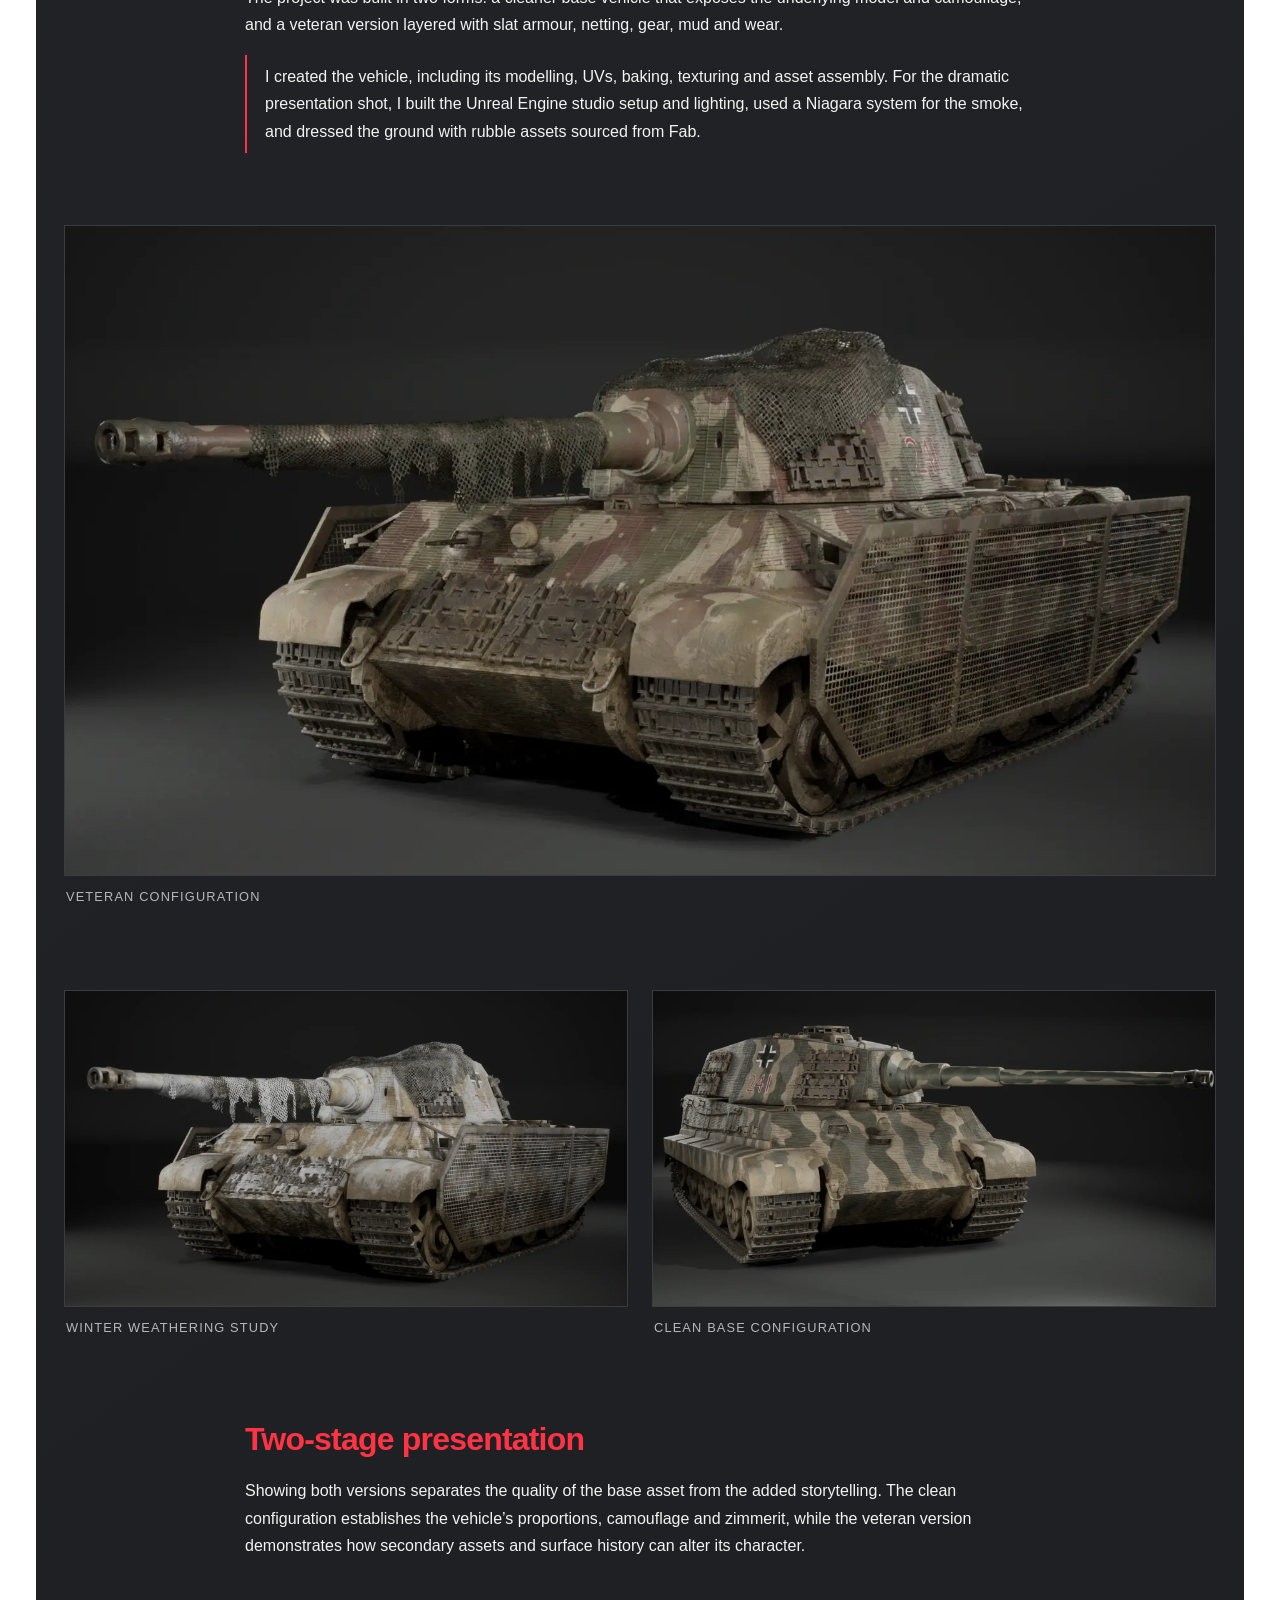
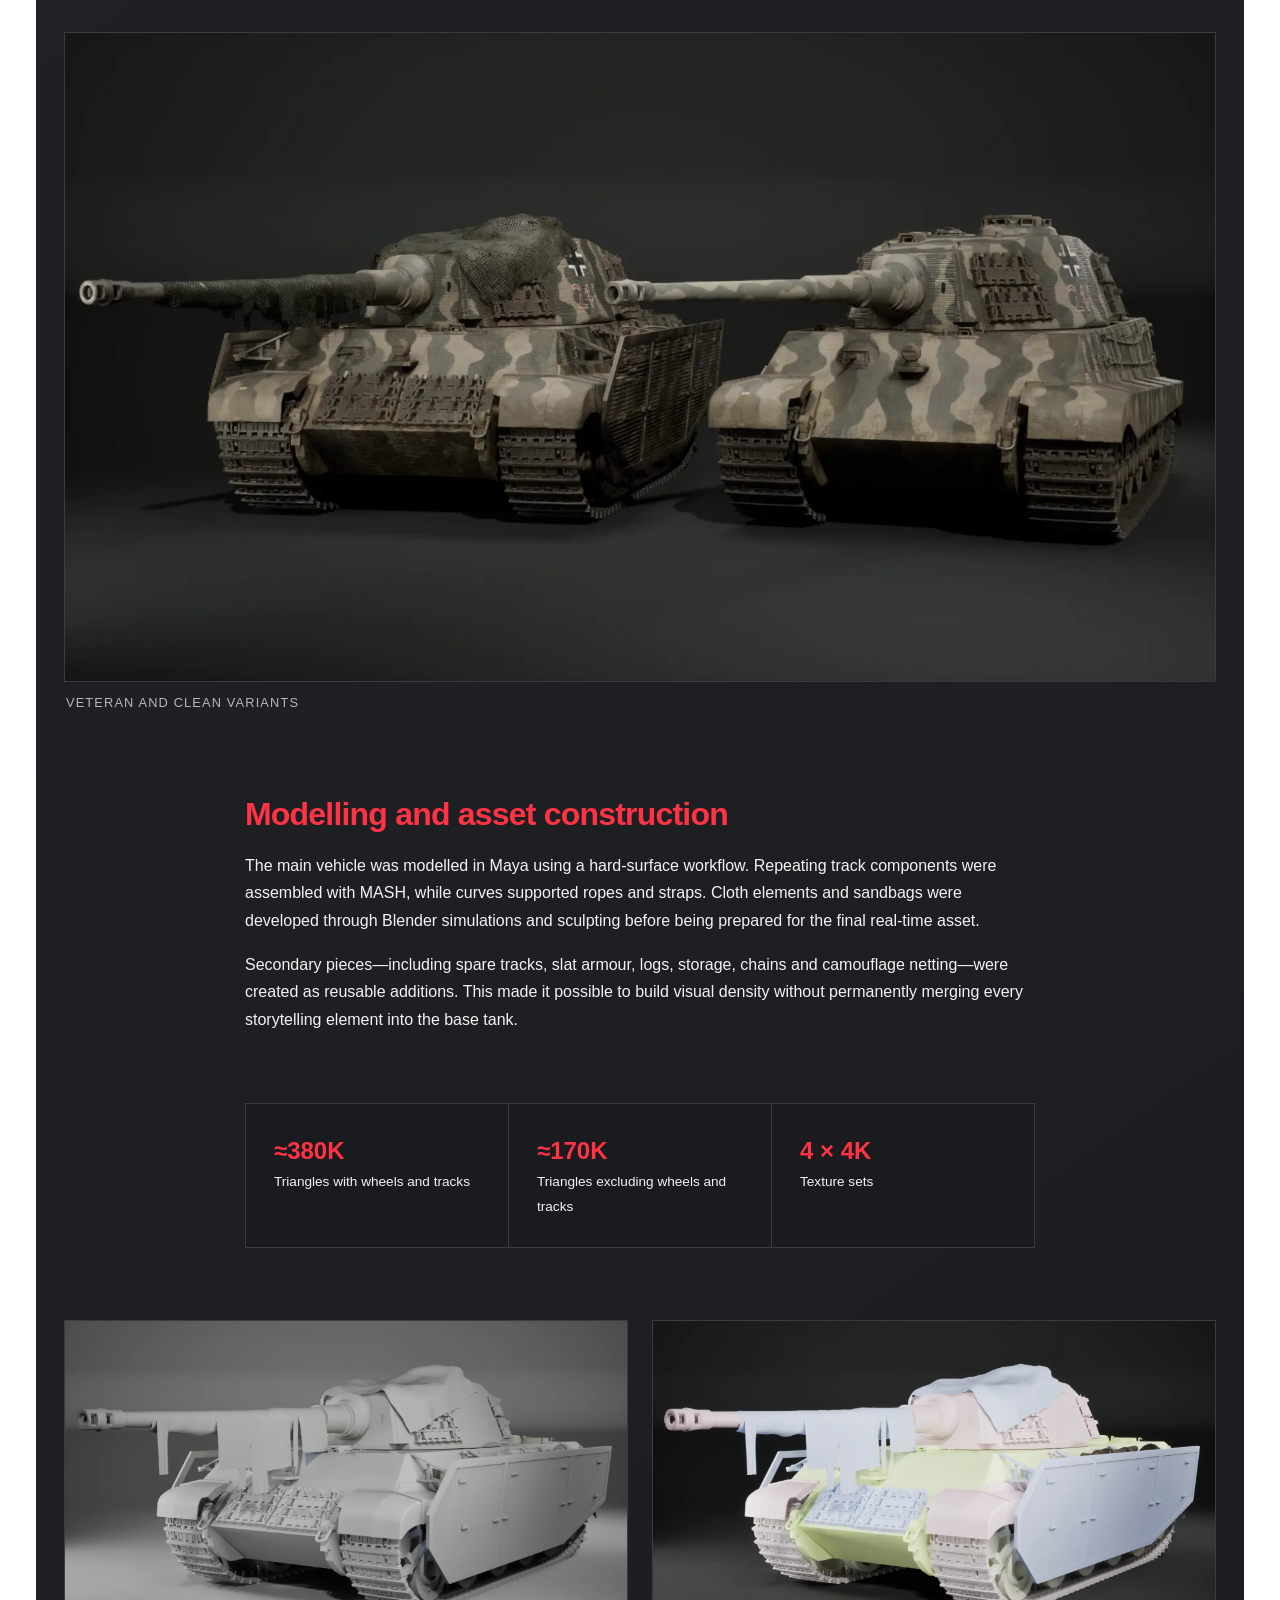
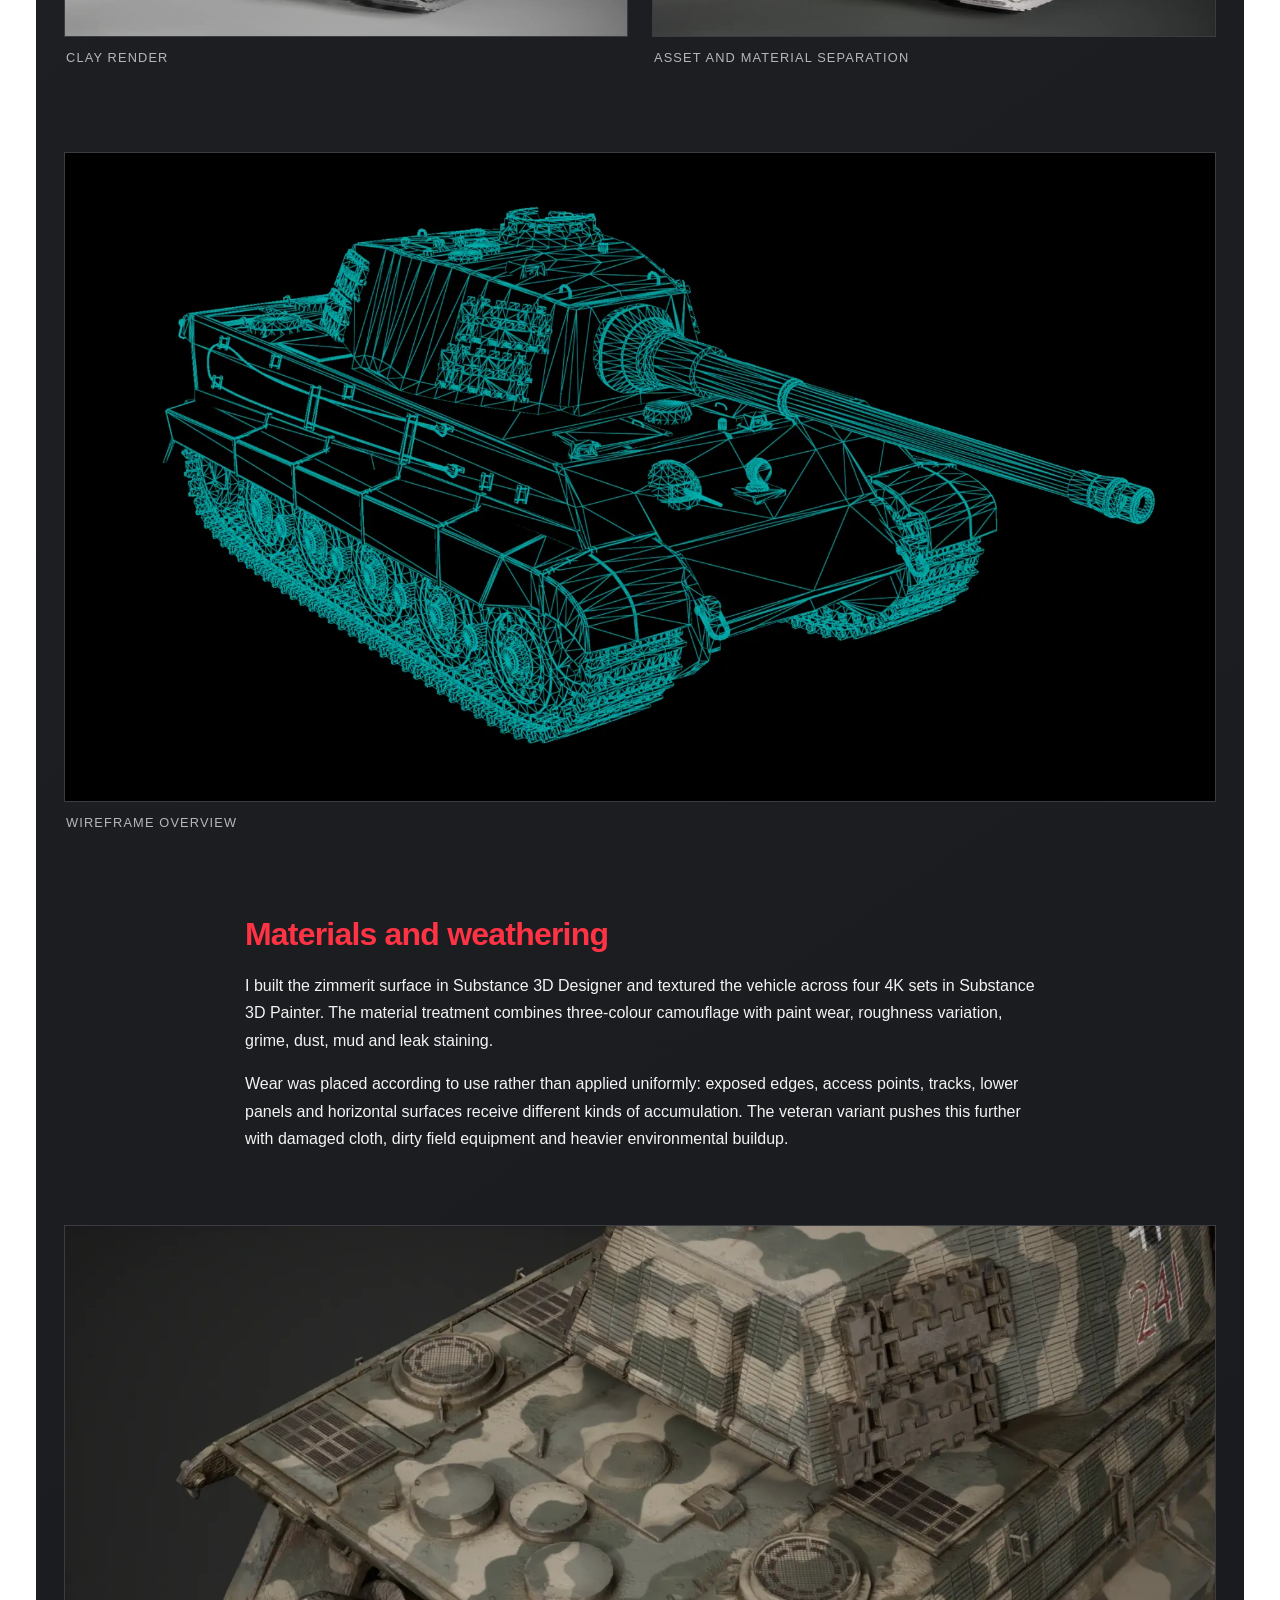
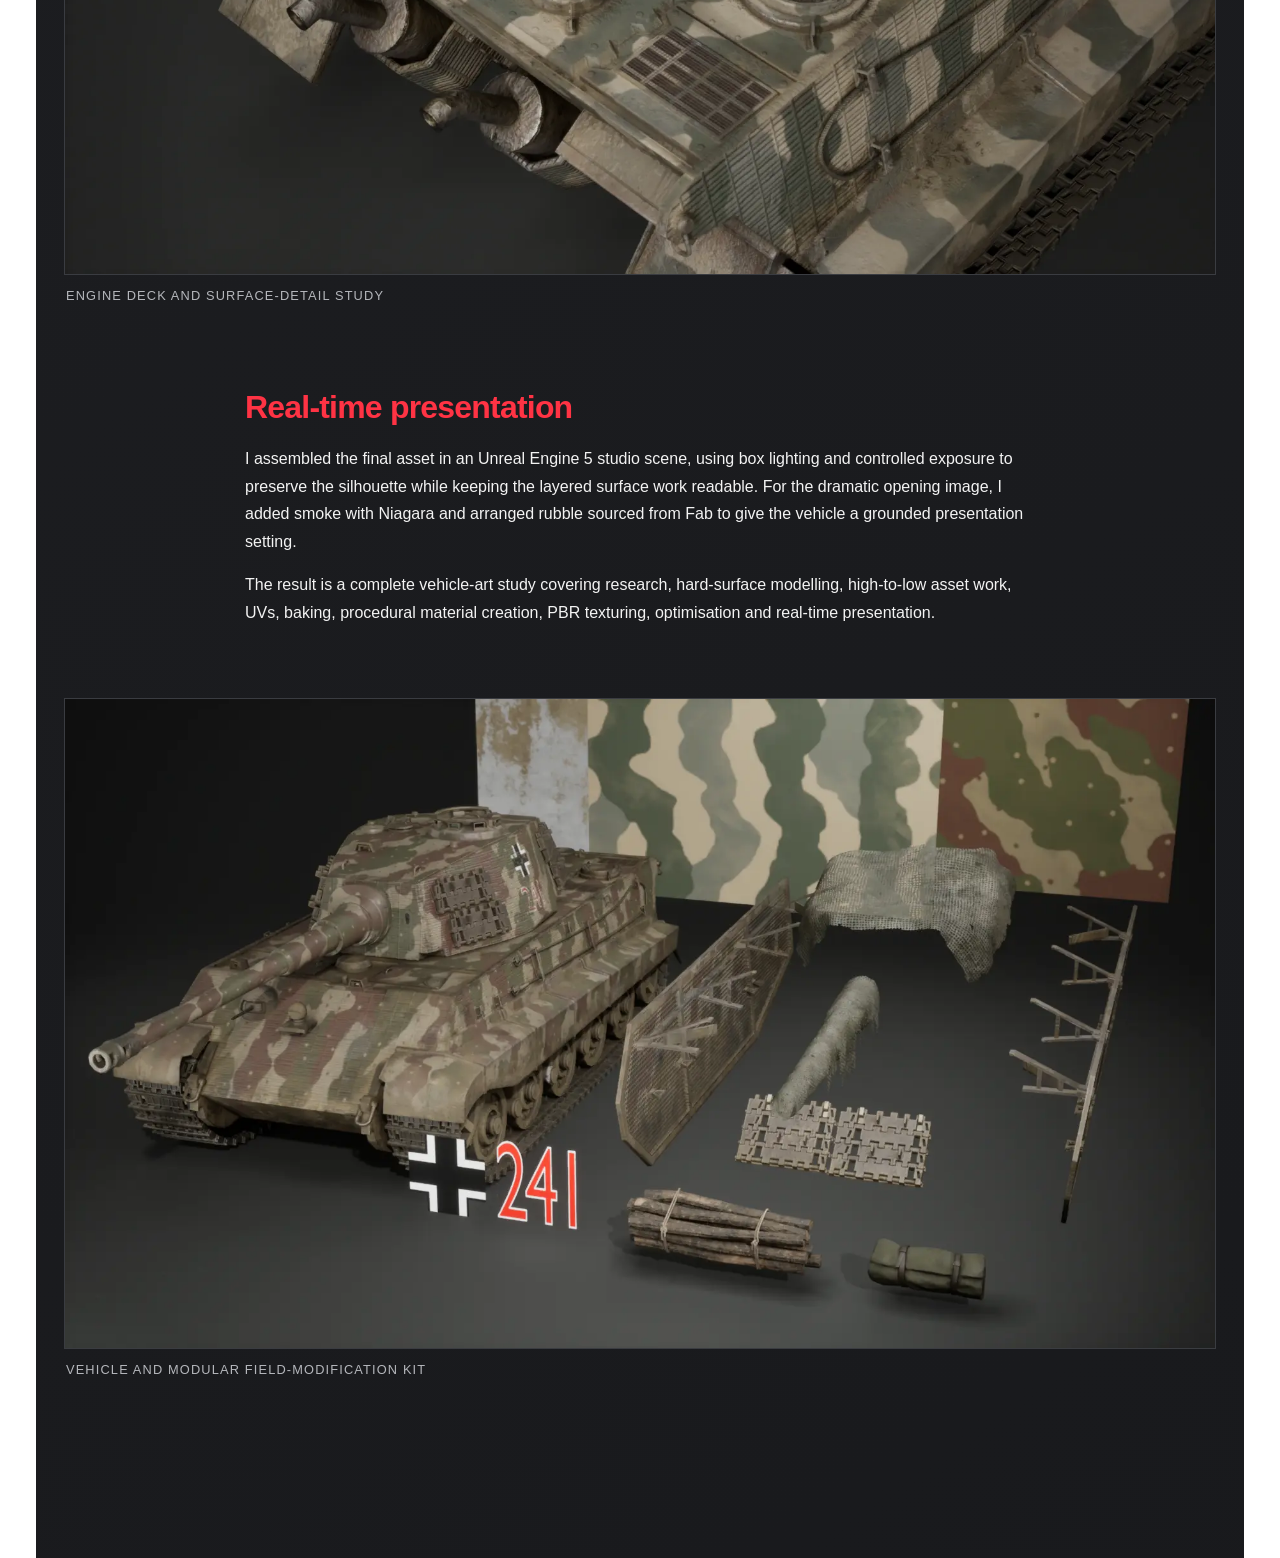
<file: projects/tiger-ii.html>
<!doctype html>
<html lang="en"><head><meta charset="utf-8"><meta name="viewport" content="width=device-width,initial-scale=1"><meta name="description" content="Tiger II 1946 real-time vehicle art case study by Oscar Whitehill."><title>Tiger II 1946 — Oscar Whitehill</title><link rel="stylesheet" href="../styles.css"><link rel="stylesheet" href="../project-case-study.css"><link rel="stylesheet" href="../layout-fixes.css"></head>
<body class="project-page"><header class="site-header"><a class="brand" href="../index.html">Oscar Whitehill</a><p class="header-role">3D Artist &amp; Visual Designer</p><button class="menu-button" type="button" aria-expanded="false" aria-controls="main-nav">Menu</button><nav id="main-nav" aria-label="Main navigation"><a href="../index.html#work">Work</a><a href="../index.html#skills">Skills</a><a href="../index.html#contact">Contact</a></nav></header><main>
<a class="back-link" href="../index.html#work">← All projects</a>
<section class="project-intro"><div><p class="eyebrow">Real-time Vehicle Art · 2026</p><h1>Tiger II<br><span>1946</span></h1></div><p class="project-summary">An alternate-history continuation of the Tiger II, developed as a battle-worn vehicle with field modifications, layered materials and two presentation variants.</p></section>
<dl class="meta-grid"><div><dt>Role</dt><dd>Vehicle Artist</dd></div><div><dt>Tools</dt><dd>Maya · Blender</dd></div><div><dt>Materials</dt><dd>Substance 3D</dd></div><div><dt>Presentation</dt><dd>Unreal Engine 5</dd></div></dl>
<figure class="case-hero"><img src="../assets/tiger-hero.webp" alt="Battle-worn Tiger II 1946 vehicle presented in Unreal Engine 5"><figcaption>Veteran variant · Unreal Engine 5</figcaption></figure>
<section class="project-body"><h2>Concept</h2><p>I reimagined the Tiger II as if development had continued into 1946. The design combines the recognisable Henschel-turret silhouette with improvised protection, camouflage netting, spare equipment and accumulated damage to suggest a vehicle kept in service beyond its intended lifespan.</p><p>The project was built in two forms: a cleaner base vehicle that exposes the underlying model and camouflage, and a veteran version layered with slat armour, netting, gear, mud and wear.</p><p class="credit-note">I created the vehicle, including its modelling, UVs, baking, texturing and asset assembly. For the dramatic presentation shot, I built the Unreal Engine studio setup and lighting, used a Niagara system for the smoke, and dressed the ground with rubble assets sourced from Fab.</p></section>
<figure class="wide-image"><img src="../assets/tiger-veteran.webp" alt="Front three-quarter beauty render of the veteran Tiger II"><figcaption>Veteran configuration</figcaption></figure>
<section class="gallery-grid"><figure><img src="../assets/tiger-winter.webp" alt="Winter-weathered Tiger II variant"><figcaption>Winter weathering study</figcaption></figure><figure><img src="../assets/tiger-clean.webp" alt="Clean Tiger II base vehicle"><figcaption>Clean base configuration</figcaption></figure></section>
<section class="project-body"><h2>Two-stage presentation</h2><p>Showing both versions separates the quality of the base asset from the added storytelling. The clean configuration establishes the vehicle’s proportions, camouflage and zimmerit, while the veteran version demonstrates how secondary assets and surface history can alter its character.</p></section>
<figure class="wide-image"><img src="../assets/tiger-variants.webp" alt="Veteran and clean Tiger II variants displayed side by side"><figcaption>Veteran and clean variants</figcaption></figure>
<section class="project-body"><h2>Modelling and asset construction</h2><p>The main vehicle was modelled in Maya using a hard-surface workflow. Repeating track components were assembled with MASH, while curves supported ropes and straps. Cloth elements and sandbags were developed through Blender simulations and sculpting before being prepared for the final real-time asset.</p><p>Secondary pieces—including spare tracks, slat armour, logs, storage, chains and camouflage netting—were created as reusable additions. This made it possible to build visual density without permanently merging every storytelling element into the base tank.</p><div class="project-stats"><div><strong>≈380K</strong><span>Triangles with wheels and tracks</span></div><div><strong>≈170K</strong><span>Triangles excluding wheels and tracks</span></div><div><strong>4 × 4K</strong><span>Texture sets</span></div></div></section>
<section class="gallery-grid"><figure><img src="../assets/tiger-clay.webp" alt="Untextured clay render of the Tiger II veteran configuration"><figcaption>Clay render</figcaption></figure><figure><img src="../assets/tiger-materials.webp" alt="Colour-coded material and asset breakdown"><figcaption>Asset and material separation</figcaption></figure></section>
<figure class="wide-image"><img src="../assets/tiger-wireframe.webp" alt="Wireframe view of the Tiger II model"><figcaption>Wireframe overview</figcaption></figure>
<section class="project-body"><h2>Materials and weathering</h2><p>I built the zimmerit surface in Substance 3D Designer and textured the vehicle across four 4K sets in Substance 3D Painter. The material treatment combines three-colour camouflage with paint wear, roughness variation, grime, dust, mud and leak staining.</p><p>Wear was placed according to use rather than applied uniformly: exposed edges, access points, tracks, lower panels and horizontal surfaces receive different kinds of accumulation. The veteran variant pushes this further with damaged cloth, dirty field equipment and heavier environmental buildup.</p></section>
<figure class="wide-image"><img src="../assets/tiger-detail.webp" alt="Close-up of engine deck materials, zimmerit and spare tracks"><figcaption>Engine deck and surface-detail study</figcaption></figure>
<section class="project-body"><h2>Real-time presentation</h2><p>I assembled the final asset in an Unreal Engine 5 studio scene, using box lighting and controlled exposure to preserve the silhouette while keeping the layered surface work readable. For the dramatic opening image, I added smoke with Niagara and arranged rubble sourced from Fab to give the vehicle a grounded presentation setting.</p><p>The result is a complete vehicle-art study covering research, hard-surface modelling, high-to-low asset work, UVs, baking, procedural material creation, PBR texturing, optimisation and real-time presentation.</p></section>
<figure class="wide-image"><img src="../assets/tiger-kit.webp" alt="Tiger II and its modular field modification assets"><figcaption>Vehicle and modular field-modification kit</figcaption></figure>
</main><script src="../script.js"></script></body></html>
</file>
<file: styles.css>
@import url("layout-fixes.css");
:root{--bg:#111214;--surface:#1a1b1e;--surface-2:#222327;--text:#f3f3f3;--muted:#b5b7bc;--line:#3a3c41;--accent:#ff3344;--max:1480px}
*{box-sizing:border-box}html{scroll-behavior:smooth}body{margin:0;background:radial-gradient(circle at 50% -10%,#3a3b40 0,#242529 30%,#111214 76%);background-attachment:fixed;color:var(--text);font-family:Arial,Helvetica,sans-serif;font-size:16px;line-height:1.55}a{color:inherit;text-decoration:none}img{display:block;max-width:100%}
.site-header,main,footer{width:min(calc(100% - 72px),var(--max));margin:auto;background:linear-gradient(145deg,rgba(31,32,36,.98),rgba(20,21,24,.98))}.site-header{min-height:70px;padding:0 28px;display:grid;grid-template-columns:1fr 1fr 1fr;align-items:center;border-bottom:1px solid var(--line);position:relative}.brand{font-size:.9rem;font-weight:700;color:var(--text)}.header-role{text-align:center;margin:0;font-size:.82rem;color:var(--muted)}nav{display:flex;justify-content:flex-end;gap:24px}nav a,.menu-button{font-size:.82rem;color:var(--text)}nav a:hover{color:var(--accent)}.menu-button{display:none;background:none;border:1px solid var(--line);padding:8px 11px}
.intro{min-height:440px;padding:72px 28px 58px;display:grid;grid-template-columns:.8fr 2fr 1fr;gap:32px;align-content:end;border-bottom:1px solid var(--line)}.kicker,.section-label,.eyebrow{font-size:.78rem;text-transform:uppercase;letter-spacing:.1em;color:var(--muted)}.intro .kicker{grid-column:1}.intro h1{grid-column:1/-1;font-size:clamp(2.4rem,4.15vw,4rem);line-height:1.02;letter-spacing:-.05em;margin:10px 0 0;font-weight:600;color:var(--accent);white-space:nowrap}.intro-copy{grid-column:3;align-self:end;margin:16px 0 0;max-width:360px;color:var(--text);font-size:1rem}
.work-section{padding:52px 28px 82px}.work-heading{display:flex;align-items:flex-end;justify-content:space-between;margin-bottom:24px}.work-heading h2{font-size:1.65rem;line-height:1.2;margin:0;color:var(--accent)}.work-heading h2 span{color:var(--text);font-size:1rem;font-weight:400}.filters{display:flex;gap:22px;color:var(--muted);font-size:.76rem;text-transform:uppercase;letter-spacing:.06em}.filters span:first-child{color:var(--text)}.project-grid{display:grid;grid-template-columns:repeat(3,minmax(0,1fr));gap:18px}.project-card{min-width:0}.project-thumb{aspect-ratio:16/10;background:#101113;overflow:hidden;display:grid;place-items:center;border:1px solid var(--line)}.project-thumb img{width:100%;height:100%;object-fit:cover;transition:transform .35s ease}.poster-thumb{background:#191a1d}.poster-thumb img{object-fit:contain}.placeholder-thumb{background:linear-gradient(135deg,#4a4c52,#24262b);color:#fff}.placeholder-thumb span{font-size:2rem;line-height:.92;letter-spacing:-.04em;font-weight:700;color:var(--accent)}.project-meta{display:flex;justify-content:space-between;align-items:flex-start;padding:12px 2px 26px}.project-meta h3{font-size:1rem;margin:0 0 3px;color:var(--text)}.project-meta p,.project-meta>span{font-size:.75rem;color:var(--muted);text-transform:uppercase;letter-spacing:.06em;margin:0}.project-meta .project-status{color:var(--accent);font:inherit;font-weight:700}.project-card:hover .project-meta h3{color:var(--accent)}.project-card:hover .project-thumb img{transform:scale(1.015)}
.about-section{padding:82px 28px;display:grid;grid-template-columns:.8fr 2fr 1fr;gap:32px;border-top:1px solid var(--line)}.about-section h2{font-size:clamp(2rem,3.2vw,3.4rem);line-height:1.05;letter-spacing:-.04em;font-weight:600;color:var(--accent);margin:0 0 28px}.about-section>div>p{max-width:680px;color:var(--text);font-size:1rem}.about-section ul{list-style:none;margin:0;padding:0;font-size:.86rem;color:var(--text)}.about-section li{padding:8px 0;border-bottom:1px solid var(--line)}
footer{padding:82px 28px 25px;border-top:1px solid var(--line);display:grid;grid-template-columns:2fr 1fr;gap:40px}footer h2{font-size:clamp(2.3rem,4vw,4rem);line-height:1.02;letter-spacing:-.045em;font-weight:600;color:var(--accent);margin:22px 0 62px}.footer-links{display:grid;align-content:start}.footer-links a{padding:9px 0;border-bottom:1px solid var(--line);font-size:.88rem;color:var(--text)}.footer-links a:hover{color:var(--accent)}.copyright{grid-column:1/-1;font-size:.75rem;color:var(--muted);margin:0}
.project-page main{padding:48px 28px 95px}.back-link{color:var(--muted);font-size:.82rem}.project-intro{padding:78px 0 46px;display:grid;grid-template-columns:2fr 1fr;gap:70px}.project-intro h1{font-size:clamp(3rem,5.5vw,5.5rem);line-height:.9;letter-spacing:-.055em;text-transform:uppercase;margin:14px 0;font-weight:600;color:var(--accent)}.project-intro h1 span{color:var(--accent)}.project-summary{align-self:end;color:var(--text);font-size:1rem;max-width:470px}.meta-grid{display:grid;grid-template-columns:repeat(4,1fr);border-top:1px solid var(--line);border-bottom:1px solid var(--line);margin-bottom:28px}.meta-grid div{padding:16px 0}.meta-grid dt{color:var(--muted);font-size:.72rem;text-transform:uppercase;letter-spacing:.1em}.meta-grid dd{margin:4px 0 0;font-size:.88rem;color:var(--text)}.project-hero{display:grid;place-items:center;min-height:0;max-height:none;background:#111214;overflow:hidden;border:1px solid var(--line)}.project-hero img{width:100%;max-height:82vh;object-fit:contain}.project-hero span{font-size:3rem;font-weight:700;color:var(--accent)}.project-body{max-width:790px;margin:78px auto}.project-body h2{font-size:2rem;line-height:1.1;letter-spacing:-.025em;font-weight:600;color:var(--accent);margin-bottom:20px}.project-body p{color:var(--text);font-size:1rem}.placeholder-note,.credit-note{border-left:2px solid var(--accent);padding:4px 0 4px 18px;color:var(--muted)}
@media(max-width:820px){body{background:#111214}.site-header,main,footer{width:100%}.site-header{grid-template-columns:1fr auto;padding:0 18px}.header-role{display:none}.menu-button{display:block}nav{display:none;position:absolute;top:69px;left:18px;right:18px;background:var(--surface-2);border:1px solid var(--line);padding:18px;flex-direction:column;z-index:5}nav.open{display:flex}.intro{min-height:390px;padding:62px 18px 42px;display:block}.intro h1{margin:65px 0 28px;font-size:2.8rem}.intro-copy{max-width:460px}.work-section{padding:44px 18px 65px}.work-heading{display:block}.filters{margin-top:16px;overflow:auto}.project-grid{grid-template-columns:1fr}.project-meta{padding-bottom:30px}.about-section{padding:65px 18px;grid-template-columns:1fr}.about-section h2{margin-top:24px}footer{padding:65px 18px 24px;grid-template-columns:1fr}footer h2{margin-bottom:30px}.project-page main{padding:42px 18px 75px}.project-intro{padding:60px 0 36px;display:block}.project-intro h1{font-size:3rem}.project-summary{margin-top:30px}.meta-grid{grid-template-columns:1fr 1fr}.project-hero img{max-height:none}}
</file>
<file: homepage-fixes.css>
.intro-art{position:relative;width:100%;margin:-8px 0 8px;overflow:hidden}
.intro-art img{display:block;width:100%;height:clamp(280px,34vw,470px);object-fit:cover;object-position:center 30%;filter:contrast(1.04);-webkit-mask-image:linear-gradient(to bottom,#000 0%,#000 62%,transparent 100%);mask-image:linear-gradient(to bottom,#000 0%,#000 62%,transparent 100%)}
@media(max-width:820px){.intro h1{white-space:normal}.intro-art{margin-top:-18px}.intro-art img{height:260px;object-position:center 28%}}
</file>
<file: layout-fixes.css>
.intro{display:block;min-height:400px;padding-top:90px}.intro .kicker{margin:0 0 48px}.intro h1{max-width:none;margin:0;white-space:nowrap}.intro-copy{max-width:900px;margin:24px 0 0;color:var(--text)}.about-section{display:block}.about-section .section-label{margin:0 0 38px}.about-section>div{max-width:980px}.about-section>div>p{max-width:900px;margin:0}.about-section ul{max-width:980px;margin-top:40px;display:grid;grid-template-columns:repeat(3,1fr);column-gap:30px}footer{display:block}footer>div:first-child{max-width:980px}.footer-links{max-width:none;grid-template-columns:repeat(4,minmax(0,1fr));gap:24px;margin-bottom:62px}.footer-links a,.footer-link-pending{min-width:0;padding:12px 0;border-bottom:1px solid var(--line)}.footer-links a>span,.footer-link-pending>span{display:block;margin-bottom:7px;color:var(--muted);font-size:.7rem;text-transform:uppercase;letter-spacing:.07em}.footer-links strong{display:block;color:var(--text);font-size:.88rem;font-weight:500;overflow-wrap:anywhere}.footer-link-pending strong{color:var(--muted)}.copyright{margin-top:0}.project-intro{display:block}.project-intro .project-summary{max-width:900px;margin:28px 0 0}@media(max-width:820px){.intro{min-height:360px;padding-top:62px}.intro .kicker{margin-bottom:55px}.intro h1{white-space:normal}.about-section ul{grid-template-columns:1fr}.footer-links{grid-template-columns:1fr;gap:0}.project-intro .project-summary{margin-top:24px}}
</file>
<file: software-grid.css>
.software-icon{width:32px;height:32px;flex:0 0 32px;display:grid;place-items:center}
.software-icon img{display:block;width:100%;height:100%;object-fit:contain;filter:none;opacity:1}
.software-icon--unreal{box-sizing:border-box;padding:5px;border-radius:7px;background:#fff}
.skills-intro{max-width:980px}
.skill-groups{max-width:none!important;margin-top:48px;display:grid;grid-template-columns:repeat(2,minmax(0,1fr));border-top:1px solid var(--line)}
.skill-group{padding:28px 32px 30px 0;border-bottom:1px solid var(--line)}
.skill-group:nth-child(odd){border-right:1px solid var(--line)}
.skill-group:nth-child(even){padding-left:32px}
.skill-number{margin:0 0 24px;color:var(--accent);font-size:.75rem;letter-spacing:.08em}
.skill-group h3{margin:0 0 14px;color:var(--text);font-size:1.15rem;font-weight:600}
.skill-group>p:not(.skill-number){max-width:620px;margin:0;color:var(--muted);line-height:1.65}
.skill-tools{display:flex;flex-wrap:wrap;gap:18px 24px;margin-top:24px}
.skill-tools a{display:flex;align-items:center;gap:10px;color:var(--text);font-size:.88rem;transition:color .2s ease}
.skill-tools a:hover{color:var(--accent)}
@media(max-width:820px){.skill-groups{grid-template-columns:1fr}.skill-group,.skill-group:nth-child(even){padding:24px 0}.skill-group:nth-child(odd){border-right:0}.skill-tools{gap:16px 20px}}
.footer-link-pending{display:block;padding:16px 0;border-top:1px solid var(--line);color:var(--muted)}
</file>
<file: Oscar-Whitehill-Portfolio-Current-GitHub/styles.css>
@import url("layout-fixes.css");
:root{--bg:#111214;--surface:#1a1b1e;--surface-2:#222327;--text:#f3f3f3;--muted:#b5b7bc;--line:#3a3c41;--accent:#ff3344;--max:1480px}
*{box-sizing:border-box}html{scroll-behavior:smooth}body{margin:0;background:radial-gradient(circle at 50% -10%,#3a3b40 0,#242529 30%,#111214 76%);background-attachment:fixed;color:var(--text);font-family:Arial,Helvetica,sans-serif;font-size:16px;line-height:1.55}a{color:inherit;text-decoration:none}img{display:block;max-width:100%}
.site-header,main,footer{width:min(calc(100% - 72px),var(--max));margin:auto;background:linear-gradient(145deg,rgba(31,32,36,.98),rgba(20,21,24,.98))}.site-header{min-height:70px;padding:0 28px;display:grid;grid-template-columns:1fr 1fr 1fr;align-items:center;border-bottom:1px solid var(--line);position:relative}.brand{font-size:.9rem;font-weight:700;color:var(--text)}.header-role{text-align:center;margin:0;font-size:.82rem;color:var(--muted)}nav{display:flex;justify-content:flex-end;gap:24px}nav a,.menu-button{font-size:.82rem;color:var(--text)}nav a:hover{color:var(--accent)}.menu-button{display:none;background:none;border:1px solid var(--line);padding:8px 11px}
.intro{min-height:440px;padding:72px 28px 58px;display:grid;grid-template-columns:.8fr 2fr 1fr;gap:32px;align-content:end;border-bottom:1px solid var(--line)}.kicker,.section-label,.eyebrow{font-size:.78rem;text-transform:uppercase;letter-spacing:.1em;color:var(--muted)}.intro .kicker{grid-column:1}.intro h1{grid-column:1/-1;font-size:clamp(2.4rem,4.15vw,4rem);line-height:1.02;letter-spacing:-.05em;margin:10px 0 0;font-weight:600;color:var(--accent);white-space:nowrap}.intro-copy{grid-column:3;align-self:end;margin:16px 0 0;max-width:360px;color:var(--text);font-size:1rem}
.work-section{padding:52px 28px 82px}.work-heading{display:flex;align-items:flex-end;justify-content:space-between;margin-bottom:24px}.work-heading h2{font-size:1.65rem;line-height:1.2;margin:0;color:var(--accent)}.work-heading h2 span{color:var(--text);font-size:1rem;font-weight:400}.filters{display:flex;gap:22px;color:var(--muted);font-size:.76rem;text-transform:uppercase;letter-spacing:.06em}.filters span:first-child{color:var(--text)}.project-grid{display:grid;grid-template-columns:repeat(3,minmax(0,1fr));gap:18px}.project-card{min-width:0}.project-thumb{aspect-ratio:16/10;background:#101113;overflow:hidden;display:grid;place-items:center;border:1px solid var(--line)}.project-thumb img{width:100%;height:100%;object-fit:cover;transition:transform .35s ease}.poster-thumb{background:#191a1d}.poster-thumb img{object-fit:contain}.placeholder-thumb{background:linear-gradient(135deg,#4a4c52,#24262b);color:#fff}.placeholder-thumb span{font-size:2rem;line-height:.92;letter-spacing:-.04em;font-weight:700;color:var(--accent)}.project-meta{display:flex;justify-content:space-between;align-items:flex-start;padding:12px 2px 26px}.project-meta h3{font-size:1rem;margin:0 0 3px;color:var(--text)}.project-meta p,.project-meta>span{font-size:.75rem;color:var(--muted);text-transform:uppercase;letter-spacing:.06em;margin:0}.project-meta .project-status{color:var(--accent);font:inherit;font-weight:700}.project-card:hover .project-meta h3{color:var(--accent)}.project-card:hover .project-thumb img{transform:scale(1.015)}
.about-section{padding:82px 28px;display:grid;grid-template-columns:.8fr 2fr 1fr;gap:32px;border-top:1px solid var(--line)}.about-section h2{font-size:clamp(2rem,3.2vw,3.4rem);line-height:1.05;letter-spacing:-.04em;font-weight:600;color:var(--accent);margin:0 0 28px}.about-section>div>p{max-width:680px;color:var(--text);font-size:1rem}.about-section ul{list-style:none;margin:0;padding:0;font-size:.86rem;color:var(--text)}.about-section li{padding:8px 0;border-bottom:1px solid var(--line)}
footer{padding:82px 28px 25px;border-top:1px solid var(--line);display:grid;grid-template-columns:2fr 1fr;gap:40px}footer h2{font-size:clamp(2.3rem,4vw,4rem);line-height:1.02;letter-spacing:-.045em;font-weight:600;color:var(--accent);margin:22px 0 62px}.footer-links{display:grid;align-content:start}.footer-links a{padding:9px 0;border-bottom:1px solid var(--line);font-size:.88rem;color:var(--text)}.footer-links a:hover{color:var(--accent)}.copyright{grid-column:1/-1;font-size:.75rem;color:var(--muted);margin:0}
.project-page main{padding:48px 28px 95px}.back-link{color:var(--muted);font-size:.82rem}.project-intro{padding:78px 0 46px;display:grid;grid-template-columns:2fr 1fr;gap:70px}.project-intro h1{font-size:clamp(3rem,5.5vw,5.5rem);line-height:.9;letter-spacing:-.055em;text-transform:uppercase;margin:14px 0;font-weight:600;color:var(--accent)}.project-intro h1 span{color:var(--accent)}.project-summary{align-self:end;color:var(--text);font-size:1rem;max-width:470px}.meta-grid{display:grid;grid-template-columns:repeat(4,1fr);border-top:1px solid var(--line);border-bottom:1px solid var(--line);margin-bottom:28px}.meta-grid div{padding:16px 0}.meta-grid dt{color:var(--muted);font-size:.72rem;text-transform:uppercase;letter-spacing:.1em}.meta-grid dd{margin:4px 0 0;font-size:.88rem;color:var(--text)}.project-hero{display:grid;place-items:center;min-height:0;max-height:none;background:#111214;overflow:hidden;border:1px solid var(--line)}.project-hero img{width:100%;max-height:82vh;object-fit:contain}.project-hero span{font-size:3rem;font-weight:700;color:var(--accent)}.project-body{max-width:790px;margin:78px auto}.project-body h2{font-size:2rem;line-height:1.1;letter-spacing:-.025em;font-weight:600;color:var(--accent);margin-bottom:20px}.project-body p{color:var(--text);font-size:1rem}.placeholder-note,.credit-note{border-left:2px solid var(--accent);padding:4px 0 4px 18px;color:var(--muted)}
@media(max-width:820px){body{background:#111214}.site-header,main,footer{width:100%}.site-header{grid-template-columns:1fr auto;padding:0 18px}.header-role{display:none}.menu-button{display:block}nav{display:none;position:absolute;top:69px;left:18px;right:18px;background:var(--surface-2);border:1px solid var(--line);padding:18px;flex-direction:column;z-index:5}nav.open{display:flex}.intro{min-height:390px;padding:62px 18px 42px;display:block}.intro h1{margin:65px 0 28px;font-size:2.8rem}.intro-copy{max-width:460px}.work-section{padding:44px 18px 65px}.work-heading{display:block}.filters{margin-top:16px;overflow:auto}.project-grid{grid-template-columns:1fr}.project-meta{padding-bottom:30px}.about-section{padding:65px 18px;grid-template-columns:1fr}.about-section h2{margin-top:24px}footer{padding:65px 18px 24px;grid-template-columns:1fr}footer h2{margin-bottom:30px}.project-page main{padding:42px 18px 75px}.project-intro{padding:60px 0 36px;display:block}.project-intro h1{font-size:3rem}.project-summary{margin-top:30px}.meta-grid{grid-template-columns:1fr 1fr}.project-hero img{max-height:none}}
</file>
<file: Oscar-Whitehill-Portfolio-Current-GitHub/homepage-fixes.css>
.intro-art{position:relative;width:100%;margin:-8px 0 8px;overflow:hidden}
.intro-art img{display:block;width:100%;height:clamp(280px,34vw,470px);object-fit:cover;object-position:center 30%;filter:contrast(1.04);-webkit-mask-image:linear-gradient(to bottom,#000 0%,#000 62%,transparent 100%);mask-image:linear-gradient(to bottom,#000 0%,#000 62%,transparent 100%)}
@media(max-width:820px){.intro h1{white-space:normal}.intro-art{margin-top:-18px}.intro-art img{height:260px;object-position:center 28%}}
</file>
<file: Oscar-Whitehill-Portfolio-Current-GitHub/layout-fixes.css>
.intro{display:block;min-height:400px;padding-top:90px}.intro .kicker{margin:0 0 48px}.intro h1{max-width:none;margin:0;white-space:nowrap}.intro-copy{max-width:900px;margin:24px 0 0;color:var(--text)}.about-section{display:block}.about-section .section-label{margin:0 0 38px}.about-section>div{max-width:980px}.about-section>div>p{max-width:900px;margin:0}.about-section ul{max-width:980px;margin-top:40px;display:grid;grid-template-columns:repeat(3,1fr);column-gap:30px}footer{display:block}footer>div:first-child{max-width:980px}.footer-links{max-width:none;grid-template-columns:repeat(4,minmax(0,1fr));gap:24px;margin-bottom:62px}.footer-links a,.footer-link-pending{min-width:0;padding:12px 0;border-bottom:1px solid var(--line)}.footer-links a>span,.footer-link-pending>span{display:block;margin-bottom:7px;color:var(--muted);font-size:.7rem;text-transform:uppercase;letter-spacing:.07em}.footer-links strong{display:block;color:var(--text);font-size:.88rem;font-weight:500;overflow-wrap:anywhere}.footer-link-pending strong{color:var(--muted)}.copyright{margin-top:0}.project-intro{display:block}.project-intro .project-summary{max-width:900px;margin:28px 0 0}@media(max-width:820px){.intro{min-height:360px;padding-top:62px}.intro .kicker{margin-bottom:55px}.intro h1{white-space:normal}.about-section ul{grid-template-columns:1fr}.footer-links{grid-template-columns:1fr;gap:0}.project-intro .project-summary{margin-top:24px}}
</file>
<file: Oscar-Whitehill-Portfolio-Current-GitHub/software-grid.css>
.software-icon{width:32px;height:32px;flex:0 0 32px;display:grid;place-items:center}
.software-icon img{display:block;width:100%;height:100%;object-fit:contain;filter:none;opacity:1}
.software-icon--unreal{box-sizing:border-box;padding:5px;border-radius:7px;background:#fff}
.skills-intro{max-width:980px}
.skill-groups{max-width:none!important;margin-top:48px;display:grid;grid-template-columns:repeat(2,minmax(0,1fr));border-top:1px solid var(--line)}
.skill-group{padding:28px 32px 30px 0;border-bottom:1px solid var(--line)}
.skill-group:nth-child(odd){border-right:1px solid var(--line)}
.skill-group:nth-child(even){padding-left:32px}
.skill-number{margin:0 0 24px;color:var(--accent);font-size:.75rem;letter-spacing:.08em}
.skill-group h3{margin:0 0 14px;color:var(--text);font-size:1.15rem;font-weight:600}
.skill-group>p:not(.skill-number){max-width:620px;margin:0;color:var(--muted);line-height:1.65}
.skill-tools{display:flex;flex-wrap:wrap;gap:18px 24px;margin-top:24px}
.skill-tools a{display:flex;align-items:center;gap:10px;color:var(--text);font-size:.88rem;transition:color .2s ease}
.skill-tools a:hover{color:var(--accent)}
@media(max-width:820px){.skill-groups{grid-template-columns:1fr}.skill-group,.skill-group:nth-child(even){padding:24px 0}.skill-group:nth-child(odd){border-right:0}.skill-tools{gap:16px 20px}}
.footer-link-pending{display:block;padding:16px 0;border-top:1px solid var(--line);color:var(--muted)}
</file>
<file: project-case-study.css>
.comparison{display:grid;grid-template-columns:1fr 1fr;gap:24px}
.comparison figure,.process-image{margin:0}
.comparison img{width:100%;aspect-ratio:3/4;object-fit:cover;object-position:top}
.comparison figcaption,.process-image figcaption{padding:12px 0;color:var(--muted);font-size:.82rem;text-transform:uppercase;letter-spacing:.09em}
.project-body h2:not(:first-child){margin-top:65px}
.process-copy{margin-bottom:35px}
.process-image img{width:100%;border:1px solid var(--line)}
@media(max-width:760px){.comparison{grid-template-columns:1fr}}
.case-hero{margin:0}.case-hero img,.wide-image img,.gallery-grid img{width:100%;display:block}.case-hero figcaption,.wide-image figcaption,.gallery-grid figcaption{padding:12px 0;color:var(--muted);font-size:.78rem;text-transform:uppercase;letter-spacing:.09em}.gallery-grid{display:grid;grid-template-columns:1fr 1fr;gap:24px;margin:24px 0 70px}.gallery-grid figure,.wide-image{margin:0}.wide-image{margin:24px 0 70px}.project-stats{display:grid;grid-template-columns:repeat(3,1fr);gap:1px;background:var(--line);border:1px solid var(--line);margin:70px 0}.project-stats div{background:var(--surface);padding:28px}.project-stats strong{display:block;color:var(--accent);font-size:1.5rem}.project-stats span{color:var(--text);font-size:.85rem}.credit-note{border-left:2px solid var(--accent);padding:8px 0 8px 18px;color:var(--muted)}
@media(max-width:760px){.gallery-grid,.project-stats{grid-template-columns:1fr}.gallery-grid{gap:16px}}
.modular-hero img{width:100%;max-height:720px;object-fit:cover;object-position:center}
.modular-gallery img{height:100%;min-height:320px;max-height:560px;object-fit:cover;object-position:center}
.modular-gallery figure{display:flex;flex-direction:column}
.modular-gallery figcaption{margin-top:auto}
.modular-comparison{margin:24px 0 70px}
.modular-comparison img{aspect-ratio:1.15/1;object-fit:cover;object-position:center}
.reference-intro{margin-top:70px}
.reference-lead img{aspect-ratio:16/9;object-fit:cover;object-position:center 46%}
.reference-grid{display:grid;grid-template-columns:repeat(2,minmax(0,1fr));gap:24px;margin:24px 0 70px}
.reference-grid figure{margin:0;display:flex;flex-direction:column}
.reference-grid img{width:100%;height:360px;display:block;object-fit:cover;object-position:center}
.reference-grid figure:nth-child(2) img{object-position:center 42%}
.reference-grid figcaption{padding:12px 0;color:var(--muted);font-size:.78rem;text-transform:uppercase;letter-spacing:.09em}
@media(max-width:760px){.modular-gallery img{min-height:0;height:auto}.modular-comparison img{aspect-ratio:auto}.reference-intro{margin-top:50px}.reference-grid{grid-template-columns:1fr;gap:16px}.reference-grid img{height:auto;aspect-ratio:4/3}.reference-lead img{aspect-ratio:4/3}}

/* Shared case-study rhythm */
.project-page .back-link{display:inline-flex;align-items:center;gap:10px;min-height:44px;padding:10px 16px;margin-top:4px;border:1px solid var(--line);border-radius:2px;color:var(--text);font-size:.9rem;font-weight:600;transition:border-color .2s ease,color .2s ease,background .2s ease}
.project-page .back-link:hover,.project-page .back-link:focus-visible{border-color:var(--accent);background:rgba(255,51,68,.08);color:var(--accent)}
.project-page .project-intro{padding-top:64px;padding-bottom:42px}
.project-page .project-intro h1{margin-bottom:0}
.project-page .project-summary{line-height:1.7}
.project-page .meta-grid{gap:0;margin-bottom:40px}
.project-page .meta-grid div{min-width:0;padding:18px 20px 18px 0}
.project-page .meta-grid div+div{padding-left:20px;border-left:1px solid var(--line)}
.project-page .meta-grid dd{overflow-wrap:anywhere}
.case-hero img,.wide-image img,.gallery-grid img,.comparison img,.process-image img,.reference-grid img{border:1px solid var(--line);background:var(--surface)}
.gallery-grid:not(.modular-gallery) img{aspect-ratio:16/9;object-fit:cover;object-position:center}
.case-hero figcaption,.wide-image figcaption,.gallery-grid figcaption,.comparison figcaption,.process-image figcaption,.reference-grid figcaption{padding:12px 2px;font-size:.8rem;line-height:1.45}
.project-page .project-body{margin-top:72px;margin-bottom:72px}
.project-page .project-body p{line-height:1.72}
.project-page .wide-image,.project-page .gallery-grid,.project-page .comparison{margin-bottom:72px}
.project-page .process-image{margin:24px 0 72px}
@media(max-width:820px){.project-page .project-intro{padding-top:48px}.project-page .meta-grid div{padding:15px 12px 15px 0}.project-page .meta-grid div:nth-child(odd){border-left:0}.project-page .meta-grid div:nth-child(even){padding-left:12px;border-left:1px solid var(--line)}.project-page .meta-grid div:nth-child(n+3){border-top:1px solid var(--line)}.project-page .project-body{margin-top:56px;margin-bottom:56px}.project-page .wide-image,.project-page .gallery-grid,.project-page .comparison,.project-page .process-image{margin-bottom:56px}}
</file>
<file: river-wing.css>
/* River & Wing editorial case study — compatible with existing portfolio */
.river-page .project-intro h1{text-transform:none}
.river-page .project-intro h1 span{color:var(--text)}
.river-page .case-hero,.river-page .wide-image,.river-page .river-two-up,.river-page .river-poster-grid{width:100%;margin:26px 0 72px}
.river-page figure{margin-top:0}
.river-page .case-hero a,.river-page .river-slide a{display:block;line-height:0;overflow:hidden}
.river-page .case-hero a:focus-visible,.river-page .river-slide a:focus-visible{outline:3px solid var(--accent);outline-offset:4px}
.river-page .case-hero img,.river-page .river-slide img{width:100%;height:auto;max-height:none;display:block;object-fit:contain;background:#142321;border:1px solid var(--line)}
.river-page .river-two-up,.river-page .river-poster-grid{display:grid;grid-template-columns:repeat(2,minmax(0,1fr));align-items:start;gap:22px}
.river-page .river-two-up figure,.river-page .river-poster-grid figure{min-width:0;margin:0}
.river-page .river-poster-grid{max-width:1100px;margin:28px auto 78px;gap:28px}
.river-page .river-slide figcaption,.river-page .case-hero figcaption{font-size:.8rem;text-transform:uppercase;letter-spacing:.07em;color:var(--muted);padding:13px 2px;line-height:1.5}
.river-page .river-end .back-link{margin-top:28px}
.river-page strong{font-weight:600}
@media(max-width:740px){.river-page .river-two-up,.river-page .river-poster-grid{grid-template-columns:1fr;gap:30px}.river-page .case-hero,.river-page .wide-image,.river-page .river-two-up,.river-page .river-poster-grid{margin-bottom:54px}.river-page .project-intro h1{font-size:clamp(2.6rem,11vw,4rem)}}
</file>
